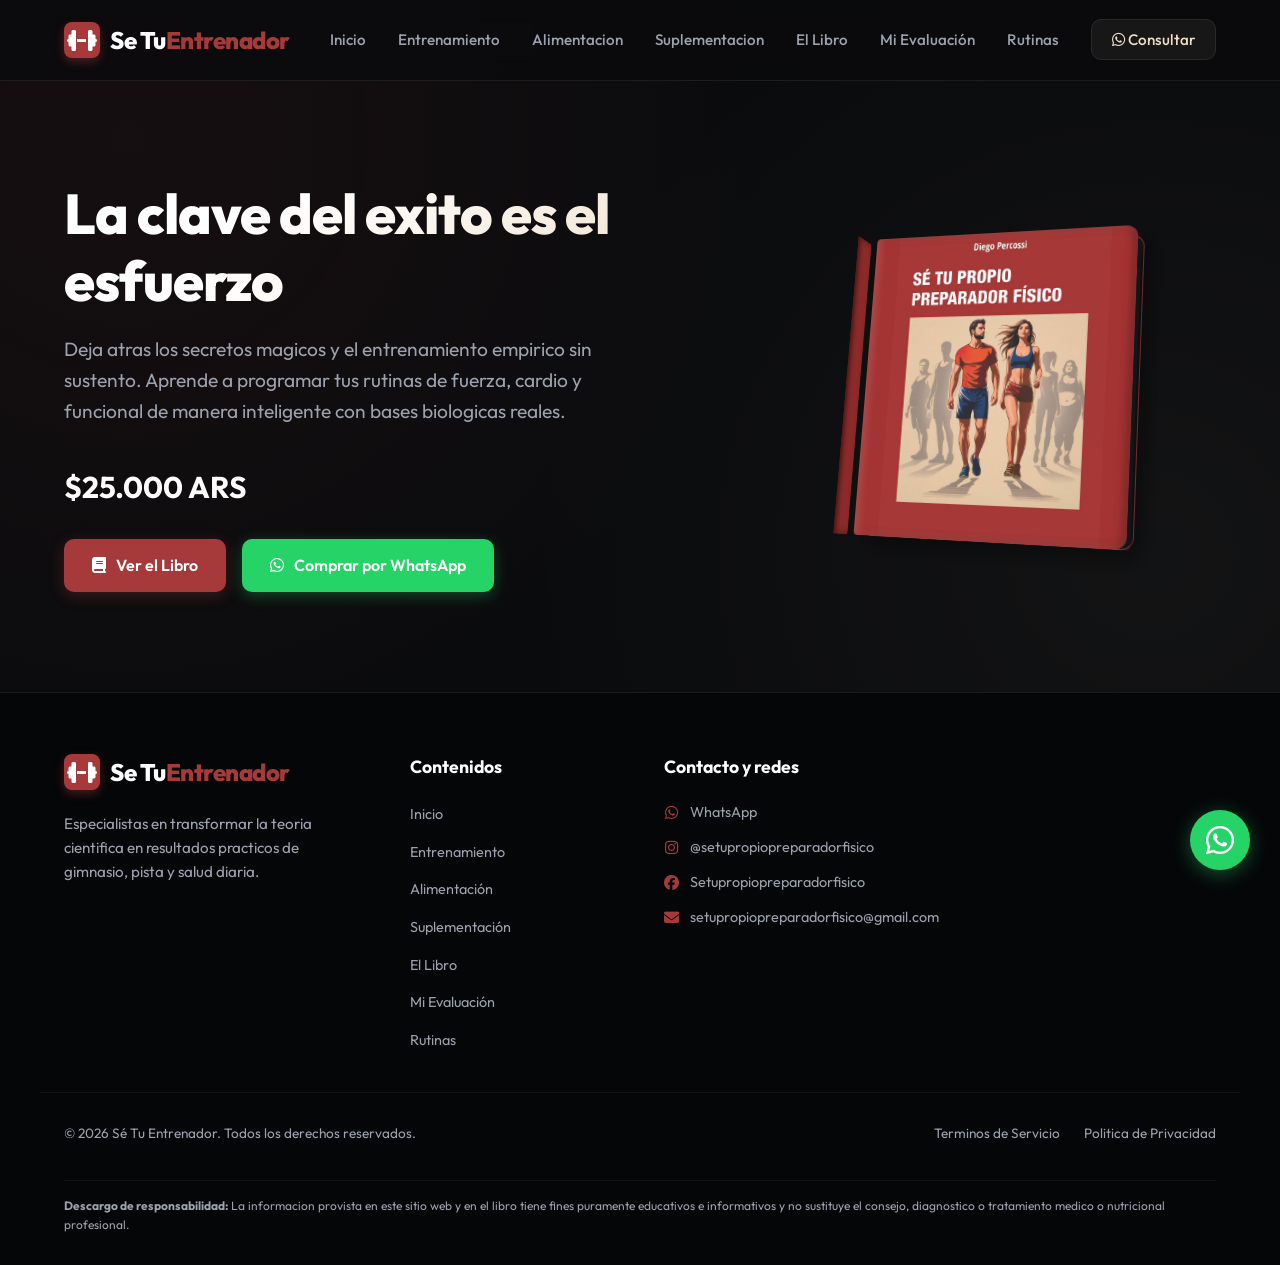
<file: index.html>
<!DOCTYPE html>
<html lang="es">
<head>
  <meta charset="UTF-8">
  <meta name="viewport" content="width=device-width, initial-scale=1.0">
  <title>Se Tu Entrenador - Evidencia Cientifica en Entrenamiento, Alimentacion y Suplementacion</title>
  <meta name="description" content="Disena tus propias rutinas de fuerza, cardio y funcional basadas en la ciencia.">
  <meta name="keywords" content="entrenamiento, gimnasio, rutina pesas, funcional, cardio, suplementos, creatina, evidencia cientifica, nutricion deportiva">
  <meta name="author" content="Se Tu Entrenador">
  <meta name="google-site-verification" content="wLlObgPUuB1ObdpXZA-WRGfyH-pwnK0_FEv4Gl1Z4co" />
  <link rel="preconnect" href="https://fonts.googleapis.com">
  <link rel="preconnect" href="https://fonts.gstatic.com" crossorigin>
  <link rel="stylesheet" href="https://cdnjs.cloudflare.com/ajax/libs/font-awesome/6.4.0/css/all.min.css">
  <link rel="stylesheet" href="style.css">
  <!-- Google tag (gtag.js) -->
  <script async src="https://www.googletagmanager.com/gtag/js?id=G-B1ZS9T8B29"></script>
  <script>
    window.dataLayer = window.dataLayer || [];
    function gtag(){dataLayer.push(arguments);}
    gtag('js', new Date());

    gtag('config', 'G-B1ZS9T8B29');
  </script>
</head>
<body>

  <header>
    <div class="container nav-container">
      <a href="index.html" class="logo">
        <div class="logo-icon"><i class="fa-solid fa-dumbbell"></i></div>
        <div class="logo-text">Se Tu<span>Entrenador</span></div>
      </a>
      <button class="mobile-menu-toggle" aria-label="Abrir menu">
        <i class="fa-solid fa-bars"></i>
      </button>
      <nav>
        <ul id="nav-list">
          <li><a href="index.html">Inicio</a></li>
          <li><a href="entrenamiento.html">Entrenamiento</a></li>
          <li><a href="alimentacion.html">Alimentacion</a></li>
          <li><a href="suplementacion.html">Suplementacion</a></li>
          <li><a href="libro.html">El Libro</a></li>
          <li><a href="evaluacion.html">Mi Evaluación</a></li>
          <li><a href="rutinas.html">Rutinas</a></li>
          <li><a href="#" class="nav-btn wa-general-link" target="_blank"><i class="fa-brands fa-whatsapp"></i> Consultar</a></li>
        </ul>
      </nav>
    </div>
  </header>

  <section id="inicio" class="hero">
    <div class="container hero-grid">
      <div class="hero-content">
        <h1 class="text-gradient">La clave del exito es el esfuerzo</h1>
        <p class="lead">
          Deja atras los secretos magicos y el entrenamiento empirico sin sustento. Aprende a programar tus rutinas de fuerza, cardio y funcional de manera inteligente con bases biologicas reales.
        </p>
        <div class="hero-price" style="font-size: 30px; font-weight: 700; color: #ffffff; margin-top: 24px; margin-bottom: 28px; text-align: left;">$25.000 ARS</div>
        <div class="hero-actions">
          <a href="libro.html" class="btn btn-primary">
            <i class="fa-solid fa-book"></i> Ver el Libro
          </a>
          <a href="#" class="btn btn-whatsapp wa-book-link" target="_blank">
            <i class="fa-brands fa-whatsapp"></i> Comprar por WhatsApp
          </a>
        </div>
      </div>
      <div class="hero-book-container">
        <div class="book-3d">
          <div class="book-cover" style="background-image: url(&quot;[data-uri]&quot;);"></div>
          <div class="book-spine"></div>
          <div class="book-back"></div>
        </div>
      </div>
    </div>
  </section>

  <footer>
    <div class="container footer-grid">
      <div class="footer-about">
        <a href="index.html" class="logo" style="margin-bottom: 20px;">
          <div class="logo-icon"><i class="fa-solid fa-dumbbell"></i></div>
          <div class="logo-text">Se Tu<span>Entrenador</span></div>
        </a>
        <p>Especialistas en transformar la teoria cientifica en resultados practicos de gimnasio, pista y salud diaria.</p>
      </div>
      <div class="footer-links">
        <h5>Contenidos</h5>
        <ul>
          <li><a href="index.html">Inicio</a></li>
          <li><a href="entrenamiento.html">Entrenamiento</a></li>
          <li><a href="alimentacion.html">Alimentación</a></li>
          <li><a href="suplementacion.html">Suplementación</a></li>
          <li><a href="libro.html">El Libro</a></li>
          <li><a href="evaluacion.html">Mi Evaluación</a></li>
          <li><a href="rutinas.html">Rutinas</a></li>
        </ul>
      </div>
      <div class="footer-links">
        <h5>Contacto y redes</h5>
        <ul class="footer-social-list">
          <li><a href="#" class="wa-general-link" target="_blank"><i class="fa-brands fa-whatsapp"></i> WhatsApp</a></li>
          <li><a href="https://www.instagram.com/setupropiopreparadorfisico" target="_blank"><i class="fa-brands fa-instagram"></i> @setupropiopreparadorfisico</a></li>
          <li><a href="https://www.facebook.com/Setupropiopreparadorfisico" target="_blank"><i class="fa-brands fa-facebook"></i> Setupropiopreparadorfisico</a></li>
          <li><a href="mailto:setupropiopreparadorfisico@gmail.com"><i class="fa-solid fa-envelope"></i> setupropiopreparadorfisico@gmail.com</a></li>
        </ul>
      </div>
    </div>
    <div class="container footer-bottom">
      <p>&copy; 2026 Sé Tu Entrenador. Todos los derechos reservados.</p>
      <div class="footer-bottom-links">
        <a href="terminos.html">Terminos de Servicio</a>
        <a href="privacidad.html">Politica de Privacidad</a>
      </div>
      <p style="font-size: 0.75rem; color: var(--color-text-muted); width: 100%; margin-top: 15px; border-top: 1px solid rgba(255,255,255,0.05); padding-top: 15px;">
        <strong>Descargo de responsabilidad:</strong> La informacion provista en este sitio web y en el libro tiene fines puramente educativos e informativos y no sustituye el consejo, diagnostico o tratamiento medico o nutricional profesional.
      </p>
    </div>
  </footer>

  <a href="#" class="whatsapp-float wa-book-link" target="_blank" aria-label="Comprar por WhatsApp">
    <i class="fa-brands fa-whatsapp"></i>
  </a>

  <script src="script.js"></script>
</body>
</html>
</file>
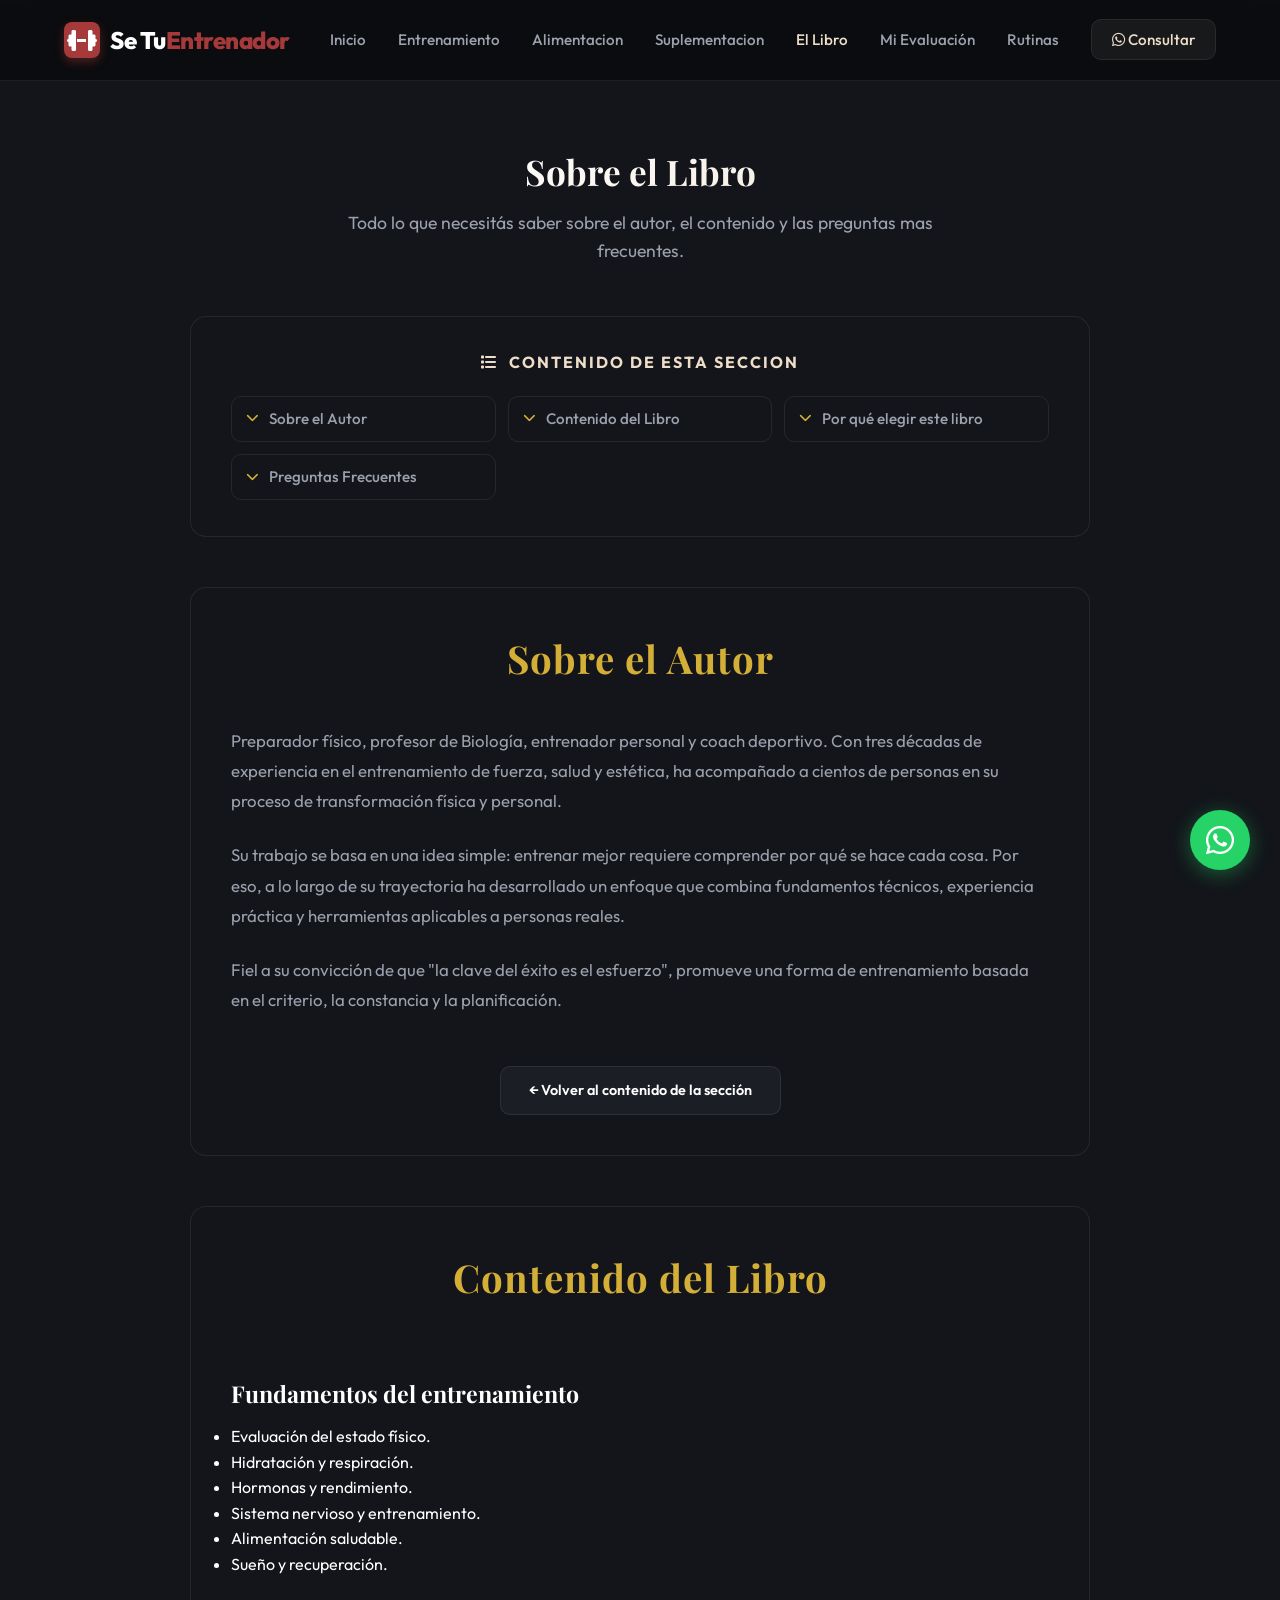
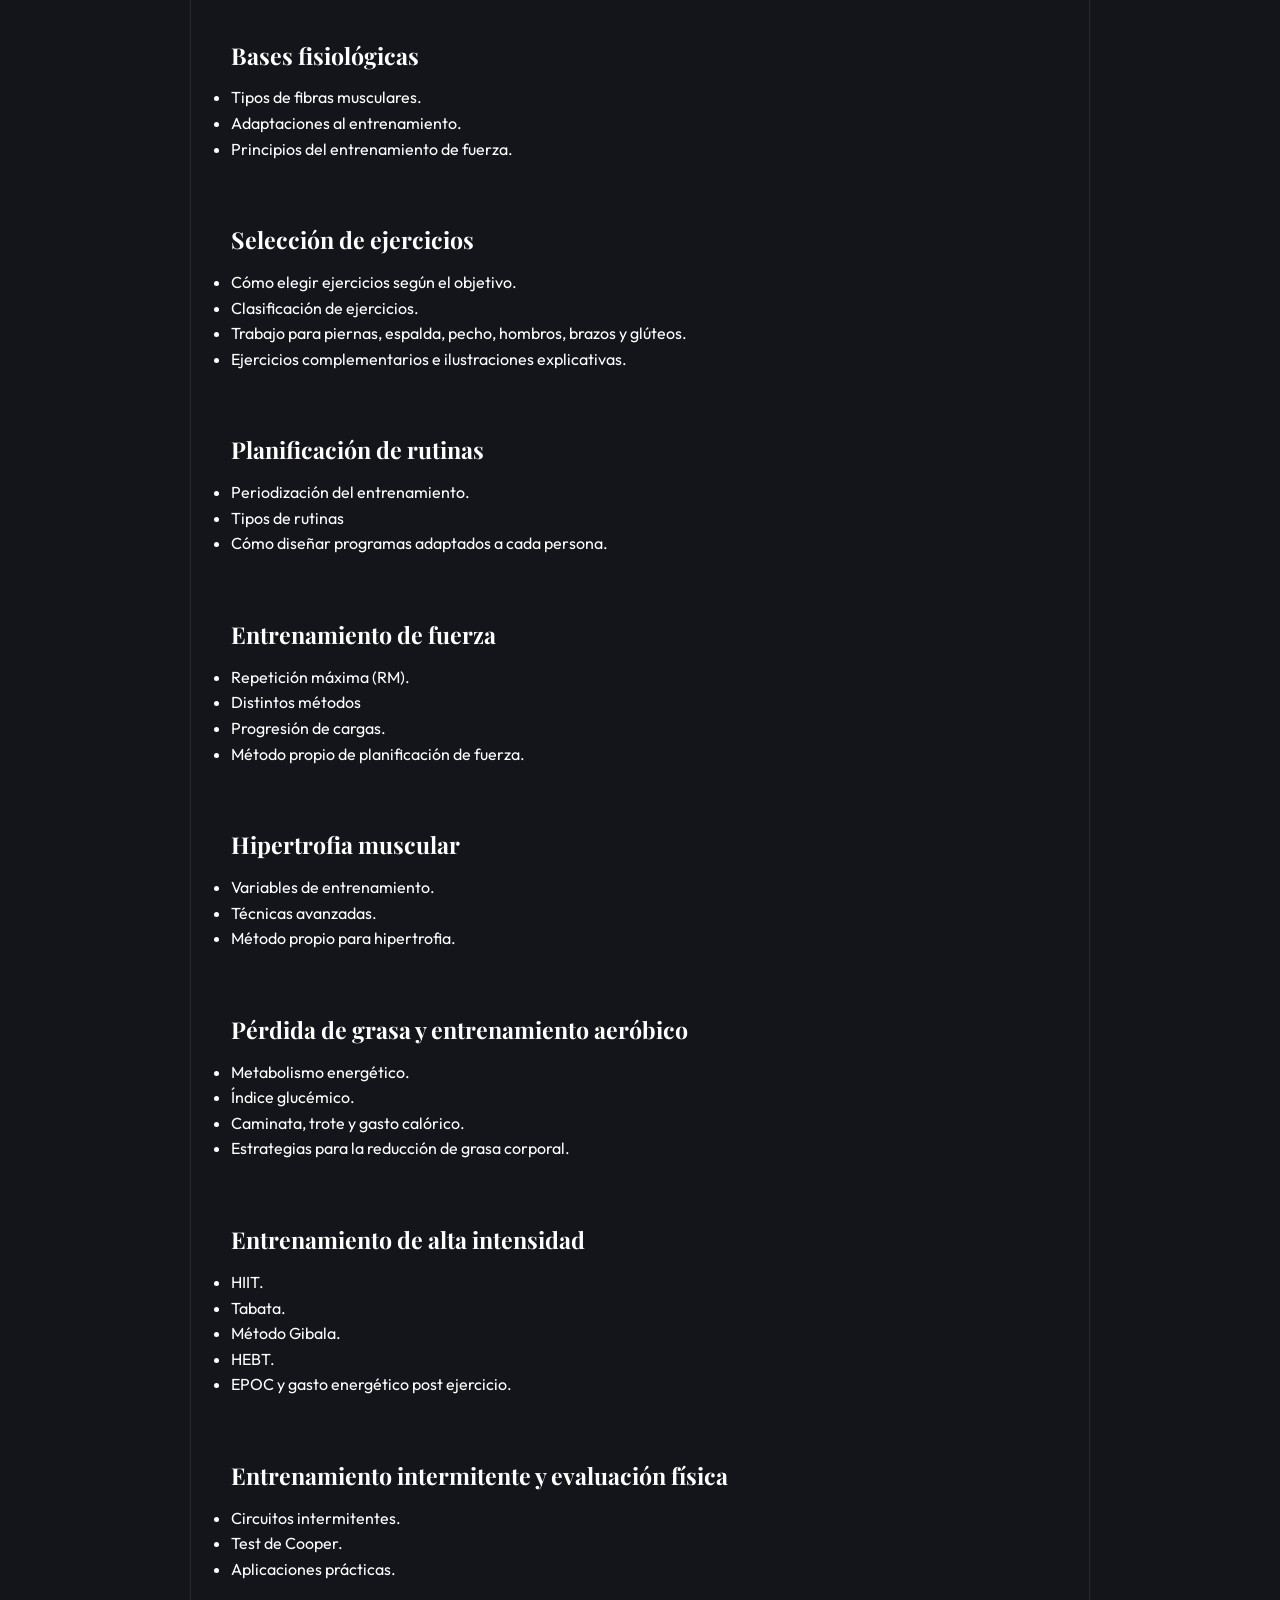
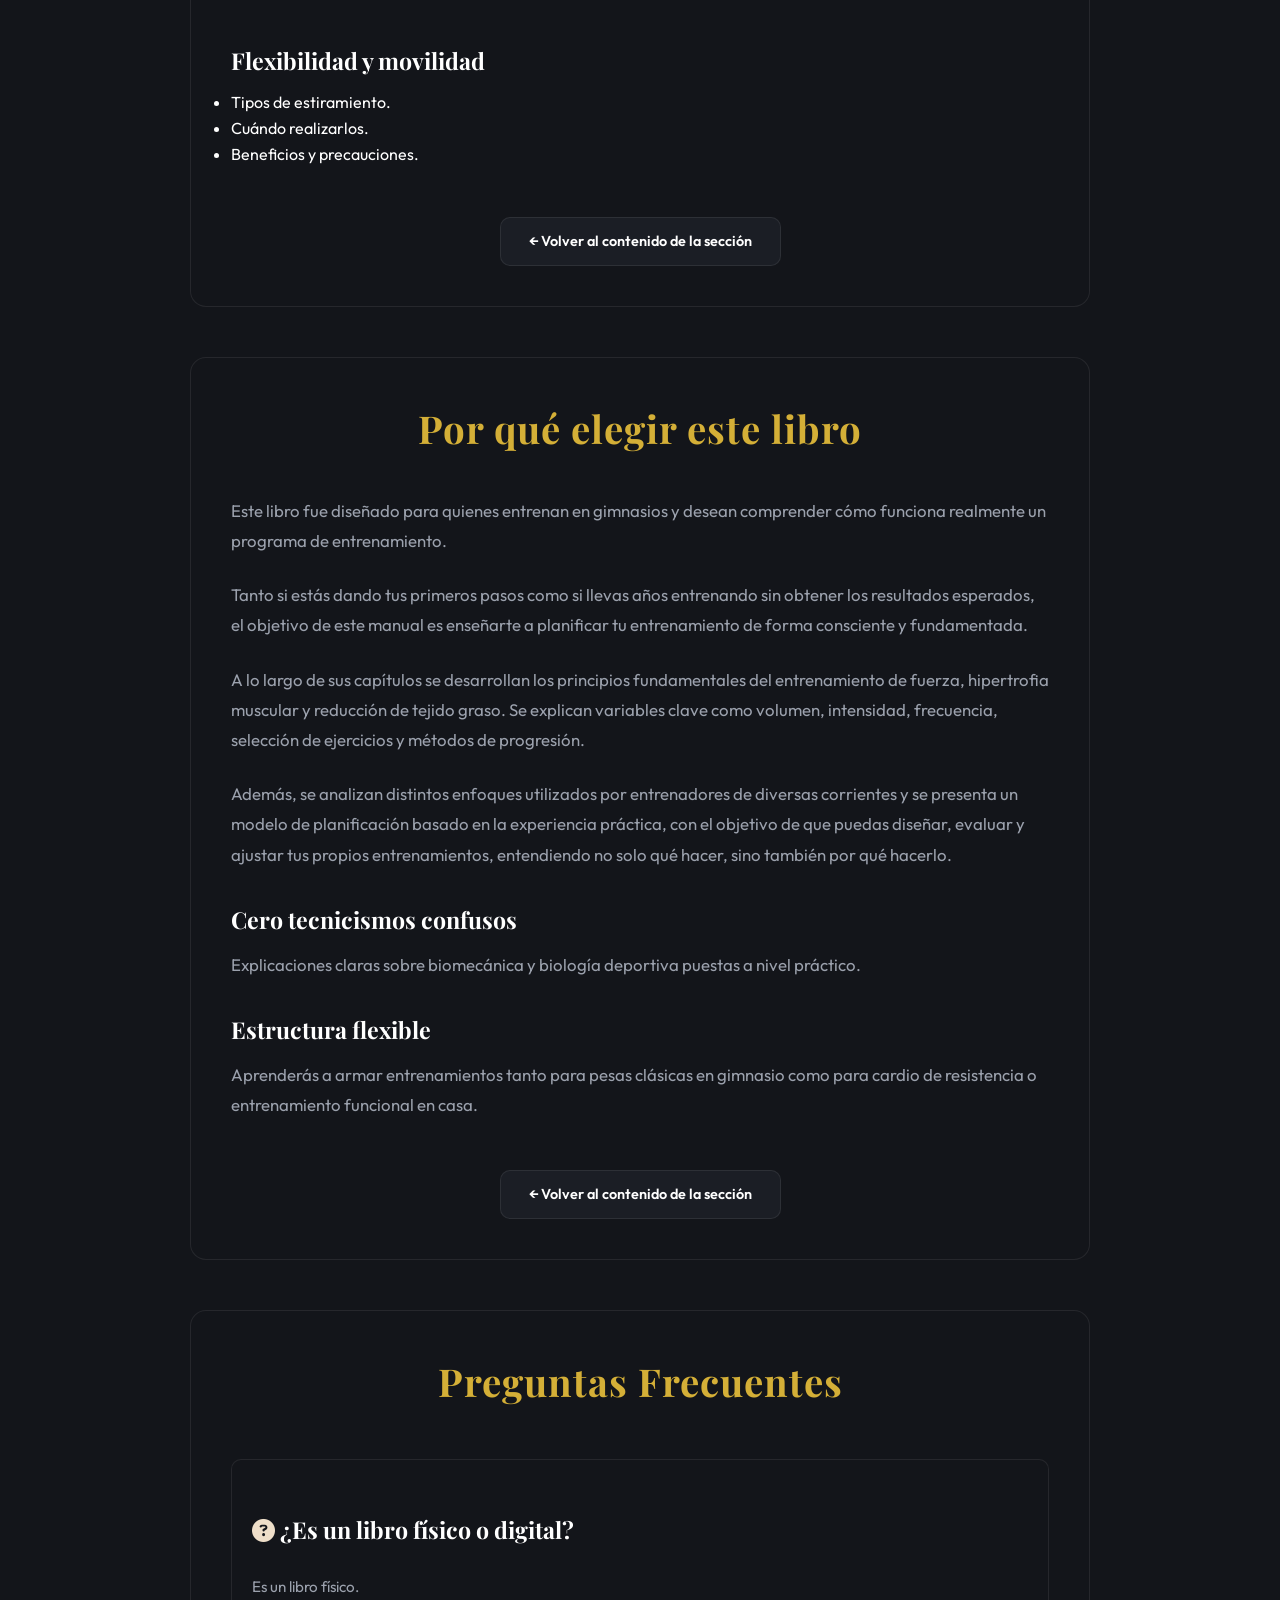
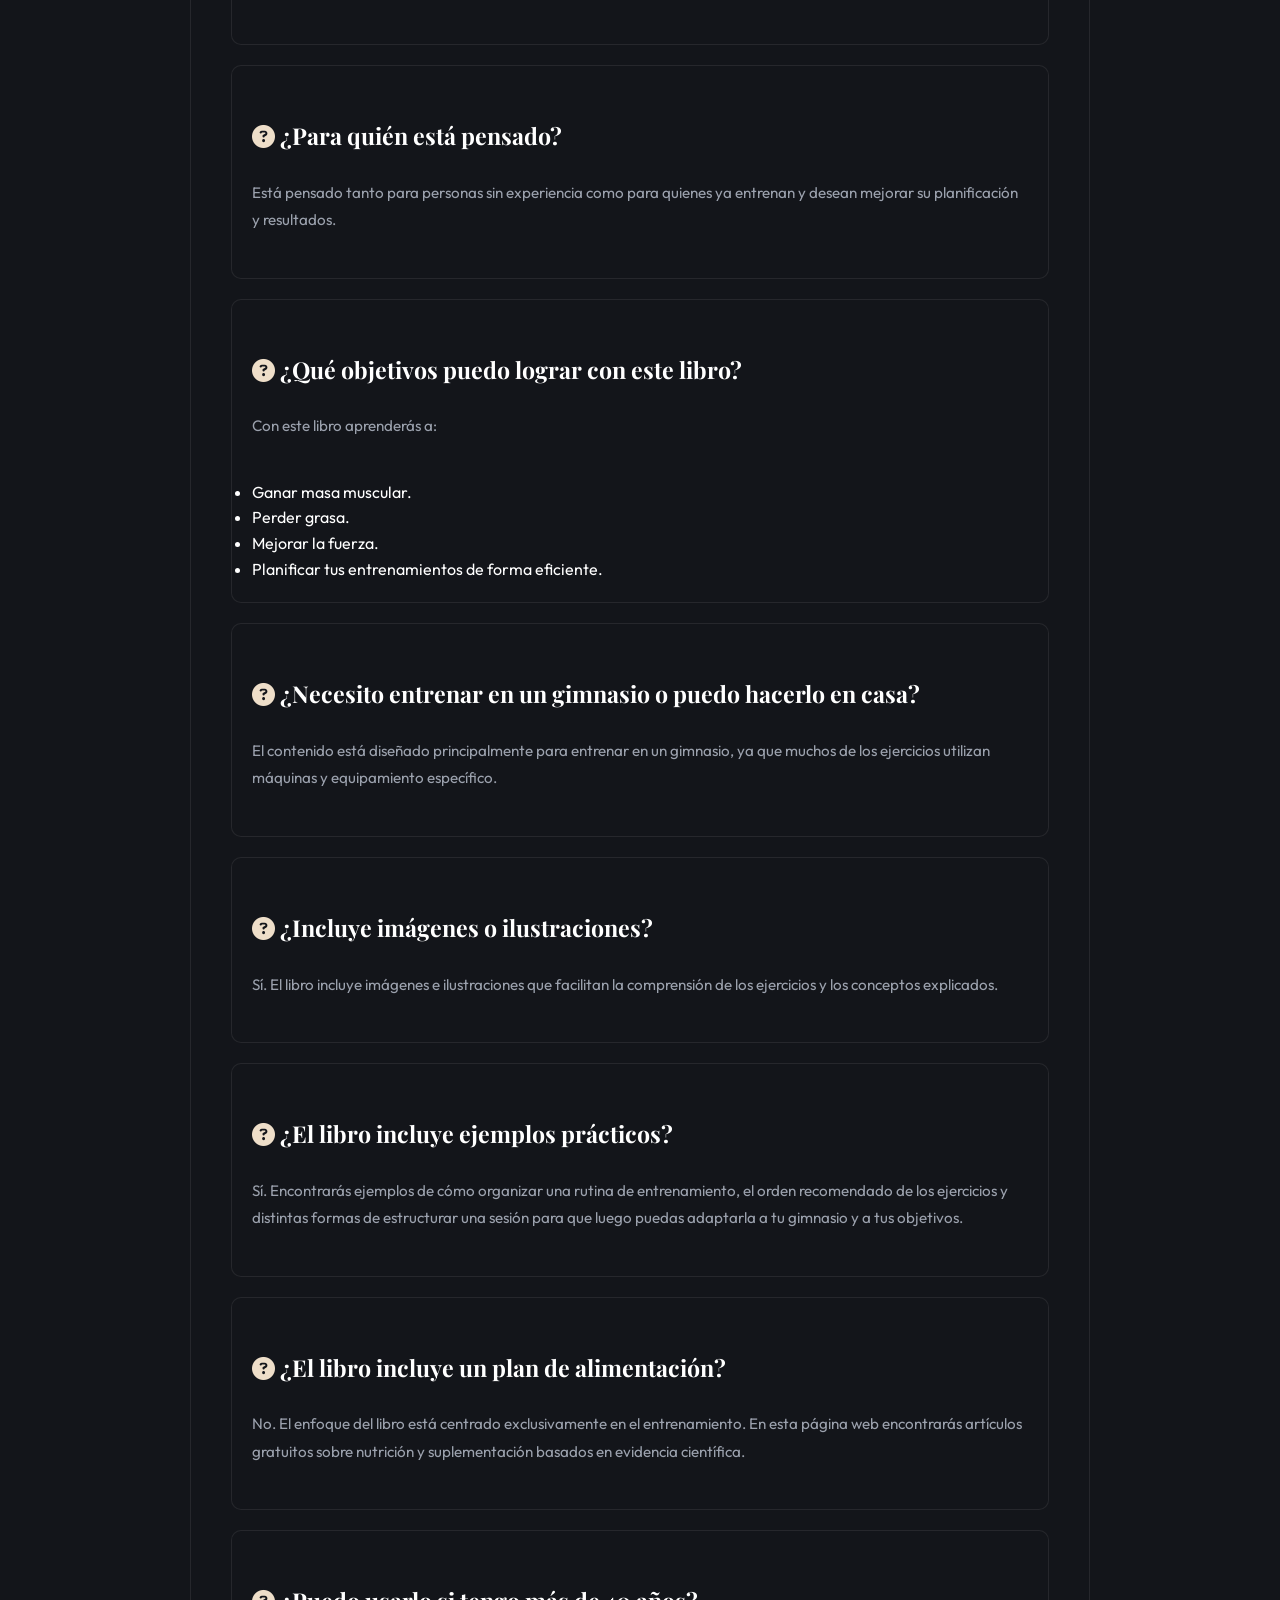
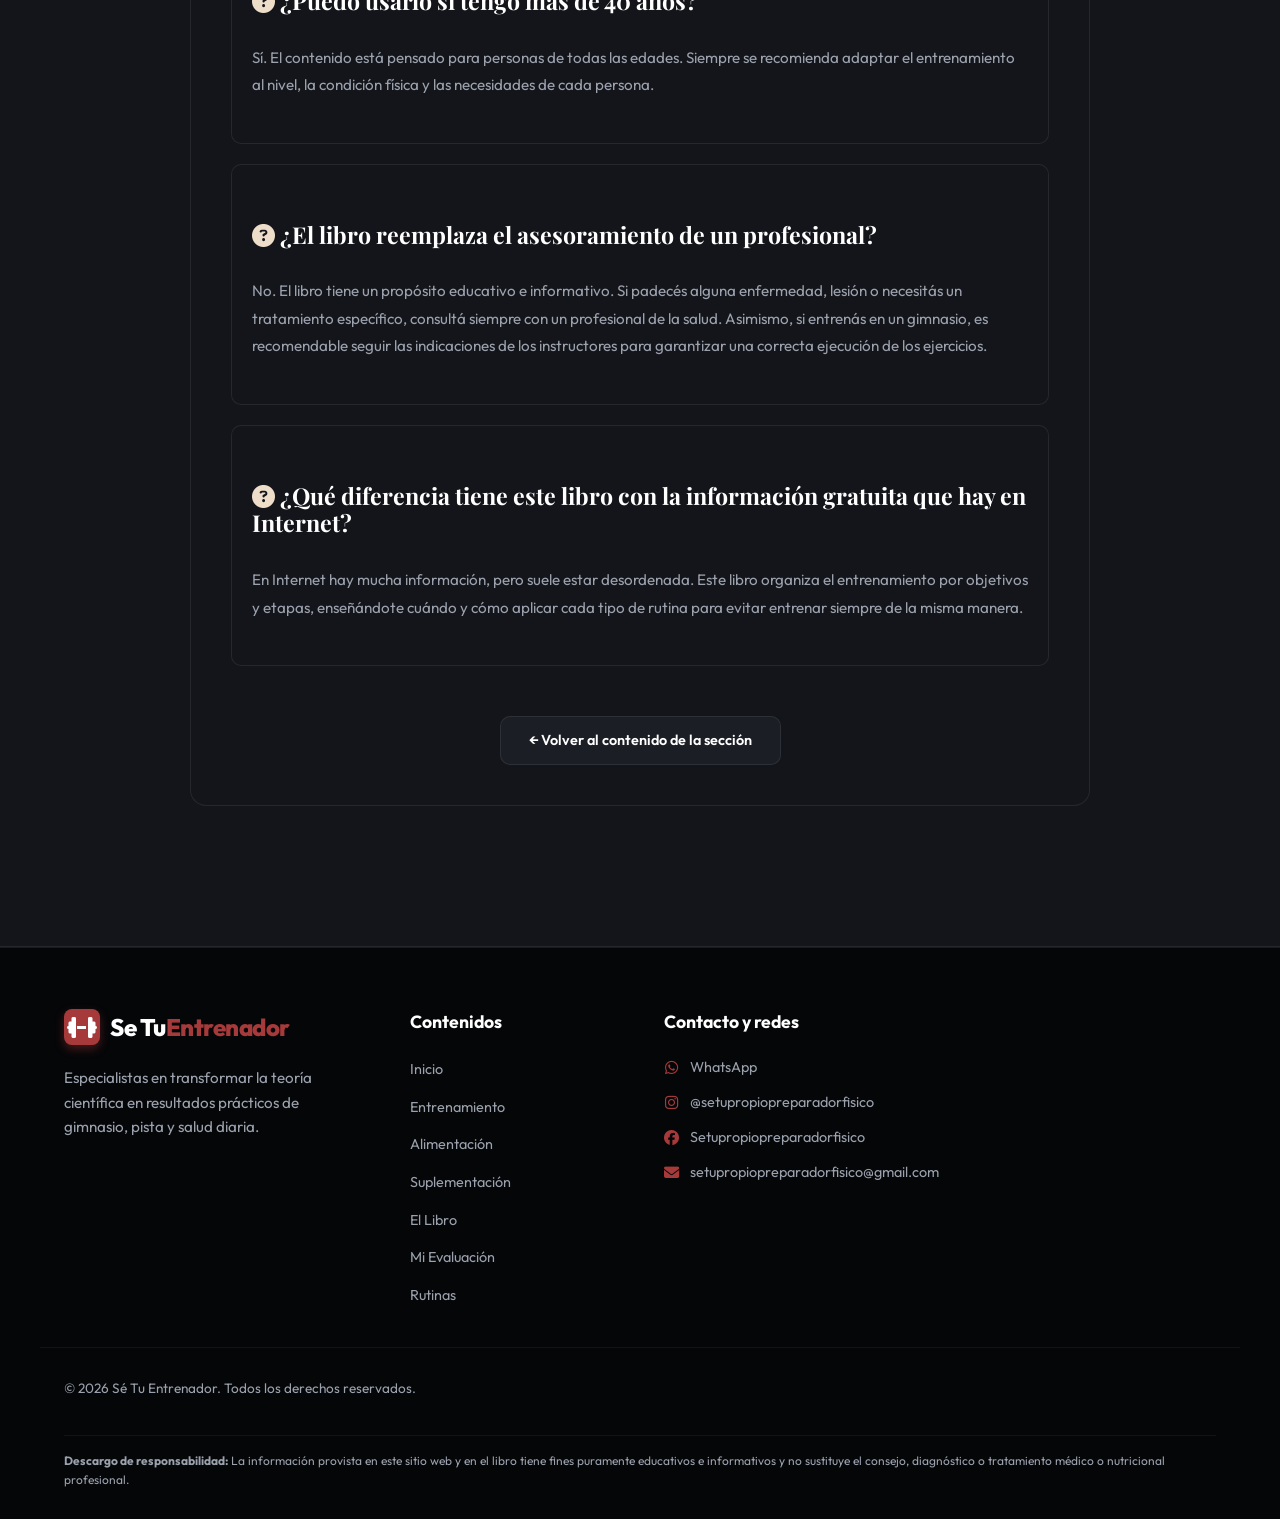
<file: libro.html>
<!DOCTYPE html>
<html lang="es">
<head>
  <meta charset="UTF-8">
  <meta name="viewport" content="width=device-width, initial-scale=1.0">
  <title>El Libro: Se tu propio preparador físico - Se Tu Entrenador</title>
  <meta name="description" content="Detalles, capítulos y compra directa del libro digital 'Se tu propio preparador físico' para diseñar tus propios entrenamientos.">
  <link rel="preconnect" href="https://fonts.googleapis.com">
  <link rel="preconnect" href="https://fonts.gstatic.com" crossorigin>
  <link rel="stylesheet" href="https://cdnjs.cloudflare.com/ajax/libs/font-awesome/6.4.0/css/all.min.css">
  <link rel="stylesheet" href="style.css">
  <style>
    .section-badge {
      display: block;
      text-align: center;
      color: #d4af37;
      font-family: var(--font-serif);
      font-size: 2.4rem;
      font-weight: 700;
      letter-spacing: 1px;
      margin-bottom: 20px;
      padding-bottom: 16px;
    }
    .main-index {
      background-color: var(--bg-secondary);
      border: 1px solid var(--color-glass-border);
      border-radius: var(--border-radius-lg);
      padding: 36px 40px;
      margin-bottom: 50px;
      max-width: 900px;
      margin-left: auto;
      margin-right: auto;
    }
    .main-index h3 {
      font-size: 1rem;
      color: var(--color-brand-cream);
      text-transform: uppercase;
      letter-spacing: 2px;
      margin-bottom: 24px;
      text-align: center;
    }
    .main-index-grid {
      display: grid;
      grid-template-columns: repeat(3, 1fr);
      gap: 12px;
    }
    .main-index-grid a {
      display: flex;
      align-items: center;
      gap: 10px;
      text-decoration: none;
      color: var(--color-text-muted);
      font-size: 0.95rem;
      font-weight: 500;
      padding: 10px 14px;
      border: 1px solid var(--color-glass-border);
      border-radius: var(--border-radius-md);
      transition: all 0.3s ease;
    }
    .main-index-grid a:hover {
      color: #d4af37;
      border-color: rgba(212, 175, 55, 0.4);
      background-color: rgba(212, 175, 55, 0.06);
    }
    .main-index-grid a i {
      color: #d4af37;
      font-size: 0.8rem;
    }
    @media (max-width: 768px) {
      .main-index-grid { grid-template-columns: 1fr; }
      .section-badge { font-size: 1.8rem; }
    }
  </style>
  <!-- Google tag (gtag.js) -->
  <script async src="https://www.googletagmanager.com/gtag/js?id=G-B1ZS9T8B29"></script>
  <script>
    window.dataLayer = window.dataLayer || [];
    function gtag(){dataLayer.push(arguments);}
    gtag('js', new Date());

    gtag('config', 'G-B1ZS9T8B29');
  </script>
</head>
<body>

  <header>
    <div class="container nav-container">
      <a href="index.html" class="logo">
        <div class="logo-icon"><i class="fa-solid fa-dumbbell"></i></div>
        <div class="logo-text">Se Tu<span>Entrenador</span></div>
      </a>
      <button class="mobile-menu-toggle" aria-label="Abrir menu">
        <i class="fa-solid fa-bars"></i>
      </button>
      <nav>
        <ul id="nav-list">
          <li><a href="index.html">Inicio</a></li>
          <li><a href="entrenamiento.html">Entrenamiento</a></li>
          <li><a href="alimentacion.html">Alimentacion</a></li>
          <li><a href="suplementacion.html">Suplementacion</a></li>
          <li><a href="libro.html" style="color: var(--color-brand-cream)">El Libro</a></li>
          <li><a href="evaluacion.html">Mi Evaluación</a></li>
          <li><a href="rutinas.html">Rutinas</a></li>
          <li><a href="#" class="nav-btn wa-general-link" target="_blank"><i class="fa-brands fa-whatsapp"></i> Consultar</a></li>
        </ul>
      </nav>
    </div>
  </header>

  <!-- CONTENIDO PRINCIPAL DEL LIBRO -->
  <section class="section bg-dark-accent" style="padding-top: 150px;">
    <div class="container">
      <div class="section-header" style="margin-bottom: 50px;">
        <h2 class="font-serif text-gradient" style="font-size: 2.2rem;">Sobre el Libro</h2>
        <p>Todo lo que necesitás saber sobre el autor, el contenido y las preguntas mas frecuentes.</p>
      </div>

      <!-- INDICE PRINCIPAL MODULAR -->
      <div class="main-index" id="contenido-seccion">
        <h3><i class="fa-solid fa-list"></i> &nbsp;Contenido de esta seccion</h3>
        <div class="main-index-grid">
          <a href="#seccion-autor"><i class="fa-solid fa-chevron-down"></i> Sobre el Autor</a>
          <a href="#seccion-indice"><i class="fa-solid fa-chevron-down"></i> Contenido del Libro</a>
          <a href="#seccion-porque"><i class="fa-solid fa-chevron-down"></i> Por qué elegir este libro</a>
          <a href="#seccion-faq"><i class="fa-solid fa-chevron-down"></i> Preguntas Frecuentes</a>
        </div>
      </div>

      <div style="max-width: 900px; margin: 0 auto; display: flex; flex-direction: column; gap: 50px;">

        <!-- SOBRE EL AUTOR -->
        <div id="seccion-autor" class="pillar-card article-body" style="background-color: var(--bg-secondary); padding: 40px; border: 1px solid var(--color-glass-border); scroll-margin-top: 100px;">
          <div class="section-badge">Sobre el Autor</div>
          <p>Preparador físico, profesor de Biología, entrenador personal y coach deportivo. Con tres décadas de experiencia en el entrenamiento de fuerza, salud y estética, ha acompañado a cientos de personas en su proceso de transformación física y personal.</p>
          <p>Su trabajo se basa en una idea simple: entrenar mejor requiere comprender por qué se hace cada cosa. Por eso, a lo largo de su trayectoria ha desarrollado un enfoque que combina fundamentos técnicos, experiencia práctica y herramientas aplicables a personas reales.</p>
          <p>Fiel a su convicción de que "la clave del éxito es el esfuerzo", promueve una forma de entrenamiento basada en el criterio, la constancia y la planificación.</p>
          <a href="#contenido-seccion" class="back-to-section">← Volver al contenido de la sección</a>
        </div>

        <!-- INDICE DEL LIBRO -->
        <div id="seccion-indice" class="pillar-card article-body" style="background-color: var(--bg-secondary); padding: 40px; border: 1px solid var(--color-glass-border); scroll-margin-top: 100px;">
          <div class="section-badge">Contenido del Libro</div>

          <div style="display: flex; flex-direction: column; gap: 28px; margin-top: 20px;">

            <div>
              <h4>Fundamentos del entrenamiento</h4>
              <ul class="bullet-list">
                <li>Evaluación del estado físico.</li>
                <li>Hidratación y respiración.</li>
                <li>Hormonas y rendimiento.</li>
                <li>Sistema nervioso y entrenamiento.</li>
                <li>Alimentación saludable.</li>
                <li>Sueño y recuperación.</li>
              </ul>
            </div>

            <div>
              <h4>Bases fisiológicas</h4>
              <ul class="bullet-list">
                <li>Tipos de fibras musculares.</li>
                <li>Adaptaciones al entrenamiento.</li>
                <li>Principios del entrenamiento de fuerza.</li>
              </ul>
            </div>

            <div>
              <h4>Selección de ejercicios</h4>
              <ul class="bullet-list">
                <li>Cómo elegir ejercicios según el objetivo.</li>
                <li>Clasificación de ejercicios.</li>
                <li>Trabajo para piernas, espalda, pecho, hombros, brazos y glúteos.</li>
                <li>Ejercicios complementarios e ilustraciones explicativas.</li>
              </ul>
            </div>

            <div>
              <h4>Planificación de rutinas</h4>
              <ul class="bullet-list">
                <li>Periodización del entrenamiento.</li>
                <li>Tipos de rutinas</li>
                <li>Cómo diseñar programas adaptados a cada persona.</li>
              </ul>
            </div>

            <div>
              <h4>Entrenamiento de fuerza</h4>
              <ul class="bullet-list">
                <li>Repetición máxima (RM).</li>
                <li>Distintos métodos</li>
                <li>Progresión de cargas.</li>
                <li>Método propio de planificación de fuerza.</li>
              </ul>
            </div>

            <div>
              <h4>Hipertrofia muscular</h4>
              <ul class="bullet-list">
                <li>Variables de entrenamiento.</li>
                <li>Técnicas avanzadas.</li>
                <li>Método propio para hipertrofia.</li>
              </ul>
            </div>

            <div>
              <h4>Pérdida de grasa y entrenamiento aeróbico</h4>
              <ul class="bullet-list">
                <li>Metabolismo energético.</li>
                <li>Índice glucémico.</li>
                <li>Caminata, trote y gasto calórico.</li>
                <li>Estrategias para la reducción de grasa corporal.</li>
              </ul>
            </div>

            <div>
              <h4>Entrenamiento de alta intensidad</h4>
              <ul class="bullet-list">
                <li>HIIT.</li>
                <li>Tabata.</li>
                <li>Método Gibala.</li>
                <li>HEBT.</li>
                <li>EPOC y gasto energético post ejercicio.</li>
              </ul>
            </div>

            <div>
              <h4>Entrenamiento intermitente y evaluación física</h4>
              <ul class="bullet-list">
                <li>Circuitos intermitentes.</li>
                <li>Test de Cooper.</li>
                <li>Aplicaciones prácticas.</li>
              </ul>
            </div>

            <div>
              <h4>Flexibilidad y movilidad</h4>
              <ul class="bullet-list">
                <li>Tipos de estiramiento.</li>
                <li>Cuándo realizarlos.</li>
                <li>Beneficios y precauciones.</li>
              </ul>
            </div>

          </div>
          <a href="#contenido-seccion" class="back-to-section">← Volver al contenido de la sección</a>
        </div>

        <!-- POR QUE ELEGIR ESTE LIBRO -->
        <div id="seccion-porque" class="pillar-card article-body" style="background-color: var(--bg-secondary); padding: 40px; border: 1px solid var(--color-glass-border); scroll-margin-top: 100px;">
          <div class="section-badge">Por qué elegir este libro</div>
          <p>Este libro fue diseñado para quienes entrenan en gimnasios y desean comprender cómo funciona realmente un programa de entrenamiento.</p>
          <p>Tanto si estás dando tus primeros pasos como si llevas años entrenando sin obtener los resultados esperados, el objetivo de este manual es enseñarte a planificar tu entrenamiento de forma consciente y fundamentada.</p>
          <p>A lo largo de sus capítulos se desarrollan los principios fundamentales del entrenamiento de fuerza, hipertrofia muscular y reducción de tejido graso. Se explican variables clave como volumen, intensidad, frecuencia, selección de ejercicios y métodos de progresión.</p>
          <p>Además, se analizan distintos enfoques utilizados por entrenadores de diversas corrientes y se presenta un modelo de planificación basado en la experiencia práctica, con el objetivo de que puedas diseñar, evaluar y ajustar tus propios entrenamientos, entendiendo no solo qué hacer, sino también por qué hacerlo.</p>

          <h4>Cero tecnicismos confusos</h4>
          <p>Explicaciones claras sobre biomecánica y biología deportiva puestas a nivel práctico.</p>

          <h4>Estructura flexible</h4>
          <p>Aprenderás a armar entrenamientos tanto para pesas clásicas en gimnasio como para cardio de resistencia o entrenamiento funcional en casa.</p>
          <a href="#contenido-seccion" class="back-to-section">← Volver al contenido de la sección</a>
        </div>

        <!-- PREGUNTAS FRECUENTES -->
        <div id="seccion-faq" class="pillar-card article-body" style="background-color: var(--bg-secondary); padding: 40px; border: 1px solid var(--color-glass-border); margin-bottom: 40px; scroll-margin-top: 100px;">
          <div class="section-badge">Preguntas Frecuentes</div>

          <div class="supp-list" style="grid-template-columns: 1fr; gap: 20px; margin-top: 30px;">
            <div class="supp-item">
              <h4 class="supp-name"><i class="fa-solid fa-circle-question" style="color: var(--color-brand-cream);"></i> ¿Es un libro físico o digital?</h4>
              <p class="supp-desc" style="font-size: 0.95rem; margin-top: 5px;">Es un libro físico.</p>
            </div>

            <div class="supp-item">
              <h4 class="supp-name"><i class="fa-solid fa-circle-question" style="color: var(--color-brand-cream);"></i> ¿Para quién está pensado?</h4>
              <p class="supp-desc" style="font-size: 0.95rem; margin-top: 5px;">Está pensado tanto para personas sin experiencia como para quienes ya entrenan y desean mejorar su planificación y resultados.</p>
            </div>

            <div class="supp-item">
              <h4 class="supp-name"><i class="fa-solid fa-circle-question" style="color: var(--color-brand-cream);"></i> ¿Qué objetivos puedo lograr con este libro?</h4>
              <p class="supp-desc" style="font-size: 0.95rem; margin-top: 5px;">Con este libro aprenderás a:</p>
              <ul class="bullet-list" style="margin-top: 8px;">
                <li>Ganar masa muscular.</li>
                <li>Perder grasa.</li>
                <li>Mejorar la fuerza.</li>
                <li>Planificar tus entrenamientos de forma eficiente.</li>
              </ul>
            </div>

            <div class="supp-item">
              <h4 class="supp-name"><i class="fa-solid fa-circle-question" style="color: var(--color-brand-cream);"></i> ¿Necesito entrenar en un gimnasio o puedo hacerlo en casa?</h4>
              <p class="supp-desc" style="font-size: 0.95rem; margin-top: 5px;">El contenido está diseñado principalmente para entrenar en un gimnasio, ya que muchos de los ejercicios utilizan máquinas y equipamiento específico.</p>
            </div>

            <div class="supp-item">
              <h4 class="supp-name"><i class="fa-solid fa-circle-question" style="color: var(--color-brand-cream);"></i> ¿Incluye imágenes o ilustraciones?</h4>
              <p class="supp-desc" style="font-size: 0.95rem; margin-top: 5px;">Sí. El libro incluye imágenes e ilustraciones que facilitan la comprensión de los ejercicios y los conceptos explicados.</p>
            </div>

            <div class="supp-item">
              <h4 class="supp-name"><i class="fa-solid fa-circle-question" style="color: var(--color-brand-cream);"></i> ¿El libro incluye ejemplos prácticos?</h4>
              <p class="supp-desc" style="font-size: 0.95rem; margin-top: 5px;">Sí. Encontrarás ejemplos de cómo organizar una rutina de entrenamiento, el orden recomendado de los ejercicios y distintas formas de estructurar una sesión para que luego puedas adaptarla a tu gimnasio y a tus objetivos.</p>
            </div>

            <div class="supp-item">
              <h4 class="supp-name"><i class="fa-solid fa-circle-question" style="color: var(--color-brand-cream);"></i> ¿El libro incluye un plan de alimentación?</h4>
              <p class="supp-desc" style="font-size: 0.95rem; margin-top: 5px;">No. El enfoque del libro está centrado exclusivamente en el entrenamiento. En esta página web encontrarás artículos gratuitos sobre nutrición y suplementación basados en evidencia científica.</p>
            </div>

            <div class="supp-item">
              <h4 class="supp-name"><i class="fa-solid fa-circle-question" style="color: var(--color-brand-cream);"></i> ¿Puedo usarlo si tengo más de 40 años?</h4>
              <p class="supp-desc" style="font-size: 0.95rem; margin-top: 5px;">Sí. El contenido está pensado para personas de todas las edades. Siempre se recomienda adaptar el entrenamiento al nivel, la condición física y las necesidades de cada persona.</p>
            </div>

            <div class="supp-item">
              <h4 class="supp-name"><i class="fa-solid fa-circle-question" style="color: var(--color-brand-cream);"></i> ¿El libro reemplaza el asesoramiento de un profesional?</h4>
              <p class="supp-desc" style="font-size: 0.95rem; margin-top: 5px;">No. El libro tiene un propósito educativo e informativo. Si padecés alguna enfermedad, lesión o necesitás un tratamiento específico, consultá siempre con un profesional de la salud. Asimismo, si entrenás en un gimnasio, es recomendable seguir las indicaciones de los instructores para garantizar una correcta ejecución de los ejercicios.</p>
            </div>

            <div class="supp-item">
              <h4 class="supp-name"><i class="fa-solid fa-circle-question" style="color: var(--color-brand-cream);"></i> ¿Qué diferencia tiene este libro con la información gratuita que hay en Internet?</h4>
              <p class="supp-desc" style="font-size: 0.95rem; margin-top: 5px;">En Internet hay mucha información, pero suele estar desordenada. Este libro organiza el entrenamiento por objetivos y etapas, enseñándote cuándo y cómo aplicar cada tipo de rutina para evitar entrenar siempre de la misma manera.</p>
            </div>
          </div>
          <a href="#contenido-seccion" class="back-to-section">← Volver al contenido de la sección</a>
        </div>

      </div>
    </div>
  </section>

  <footer>
    <div class="container footer-grid">
      <div class="footer-about">
        <a href="index.html" class="logo" style="margin-bottom: 20px;">
          <div class="logo-icon"><i class="fa-solid fa-dumbbell"></i></div>
          <div class="logo-text">Se Tu<span>Entrenador</span></div>
        </a>
        <p>Especialistas en transformar la teoría científica en resultados prácticos de gimnasio, pista y salud diaria.</p>
      </div>
      <div class="footer-links">
        <h5>Contenidos</h5>
        <ul>
          <li><a href="index.html">Inicio</a></li>
          <li><a href="entrenamiento.html">Entrenamiento</a></li>
          <li><a href="alimentacion.html">Alimentación</a></li>
          <li><a href="suplementacion.html">Suplementación</a></li>
          <li><a href="libro.html">El Libro</a></li>
          <li><a href="evaluacion.html">Mi Evaluación</a></li>
          <li><a href="rutinas.html">Rutinas</a></li>
        </ul>
      </div>
      <div class="footer-links">
        <h5>Contacto y redes</h5>
        <ul class="footer-social-list">
          <li><a href="#" class="wa-general-link" target="_blank"><i class="fa-brands fa-whatsapp"></i> WhatsApp</a></li>
          <li><a href="https://www.instagram.com/setupropiopreparadorfisico" target="_blank"><i class="fa-brands fa-instagram"></i> @setupropiopreparadorfisico</a></li>
          <li><a href="https://www.facebook.com/Setupropiopreparadorfisico" target="_blank"><i class="fa-brands fa-facebook"></i> Setupropiopreparadorfisico</a></li>
          <li><a href="mailto:setupropiopreparadorfisico@gmail.com"><i class="fa-solid fa-envelope"></i> setupropiopreparadorfisico@gmail.com</a></li>
        </ul>
      </div>
    </div>
    <div class="container footer-bottom">
      <p>&copy; 2026 Sé Tu Entrenador. Todos los derechos reservados.</p>
      <p style="font-size: 0.75rem; color: var(--color-text-muted); width: 100%; margin-top: 15px; border-top: 1px solid rgba(255,255,255,0.05); padding-top: 15px;">
        <strong>Descargo de responsabilidad:</strong> La información provista en este sitio web y en el libro tiene fines puramente educativos e informativos y no sustituye el consejo, diagnóstico o tratamiento médico o nutricional profesional.
      </p>
    </div>
  </footer>

  <a href="#" class="whatsapp-float wa-book-link" target="_blank" aria-label="Comprar por WhatsApp">
    <i class="fa-brands fa-whatsapp"></i>
  </a>
  <script src="script.js"></script>
</body>
</html>
</file>
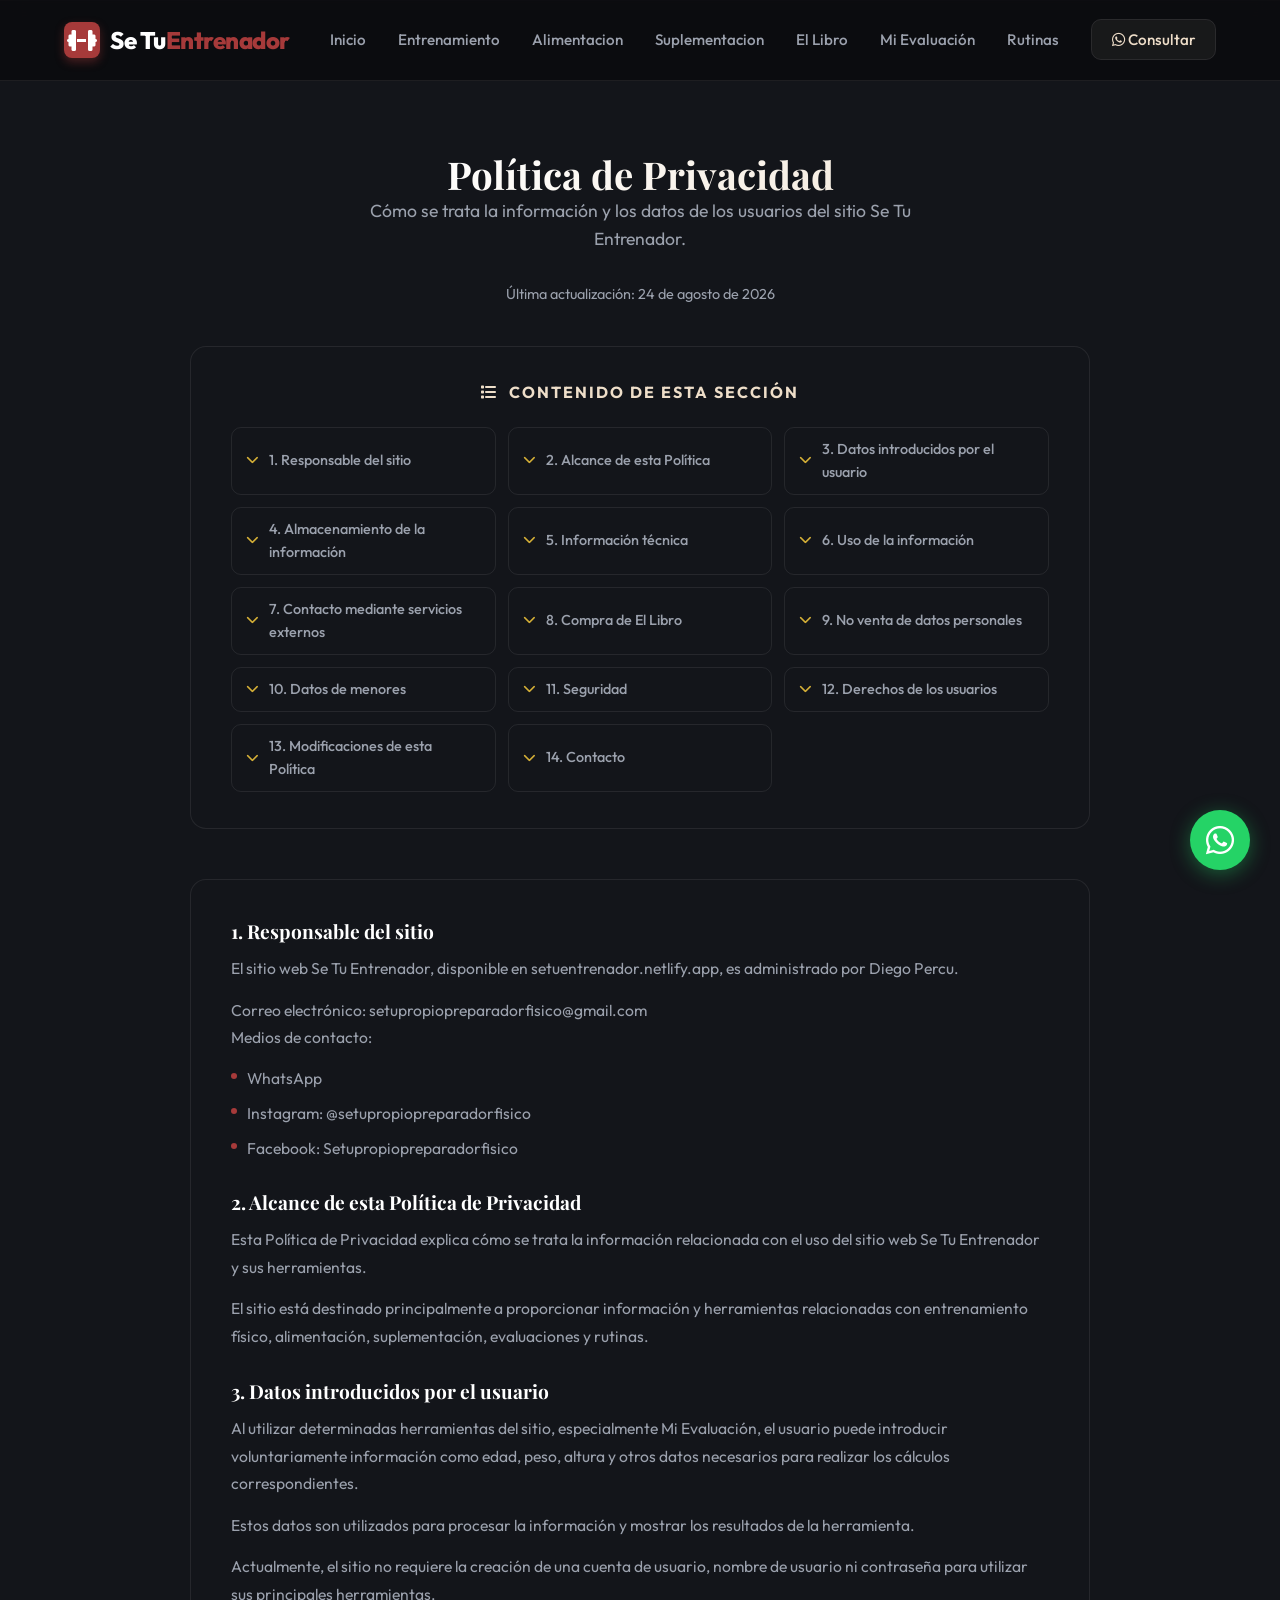
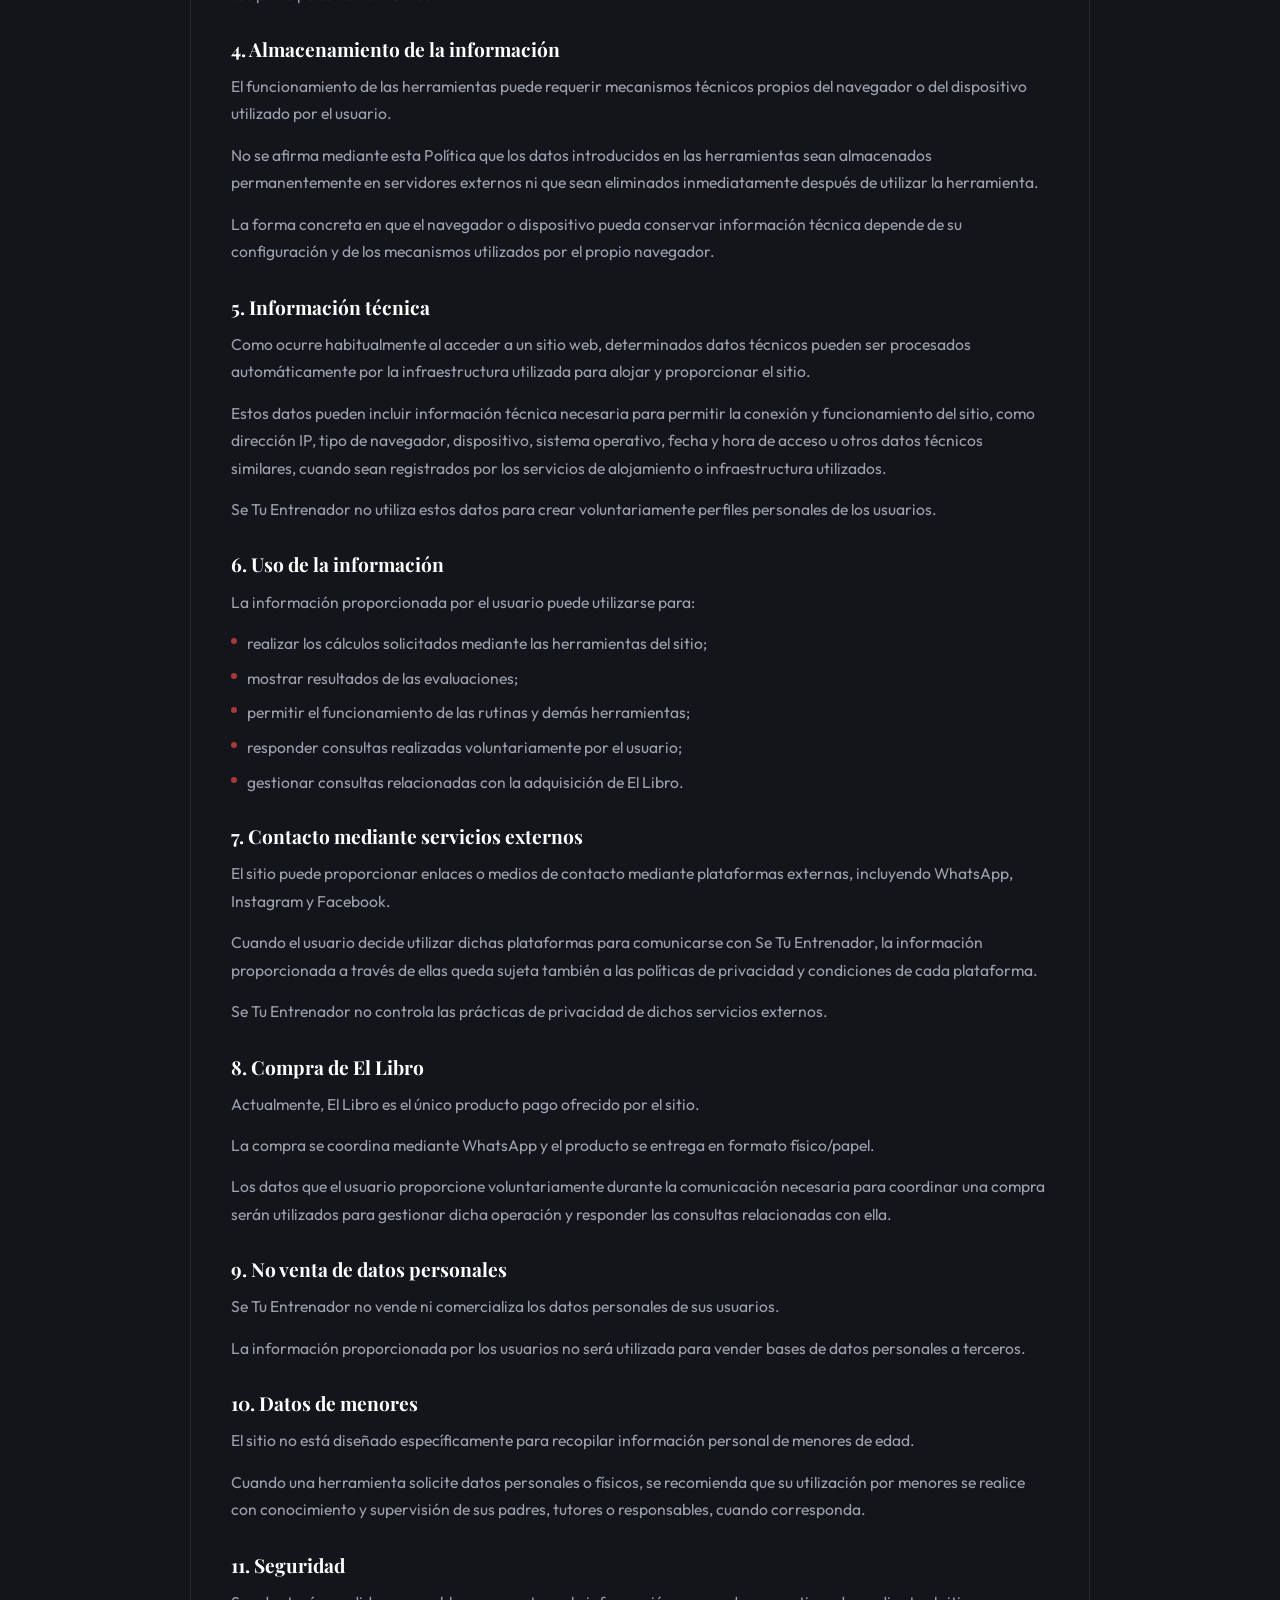
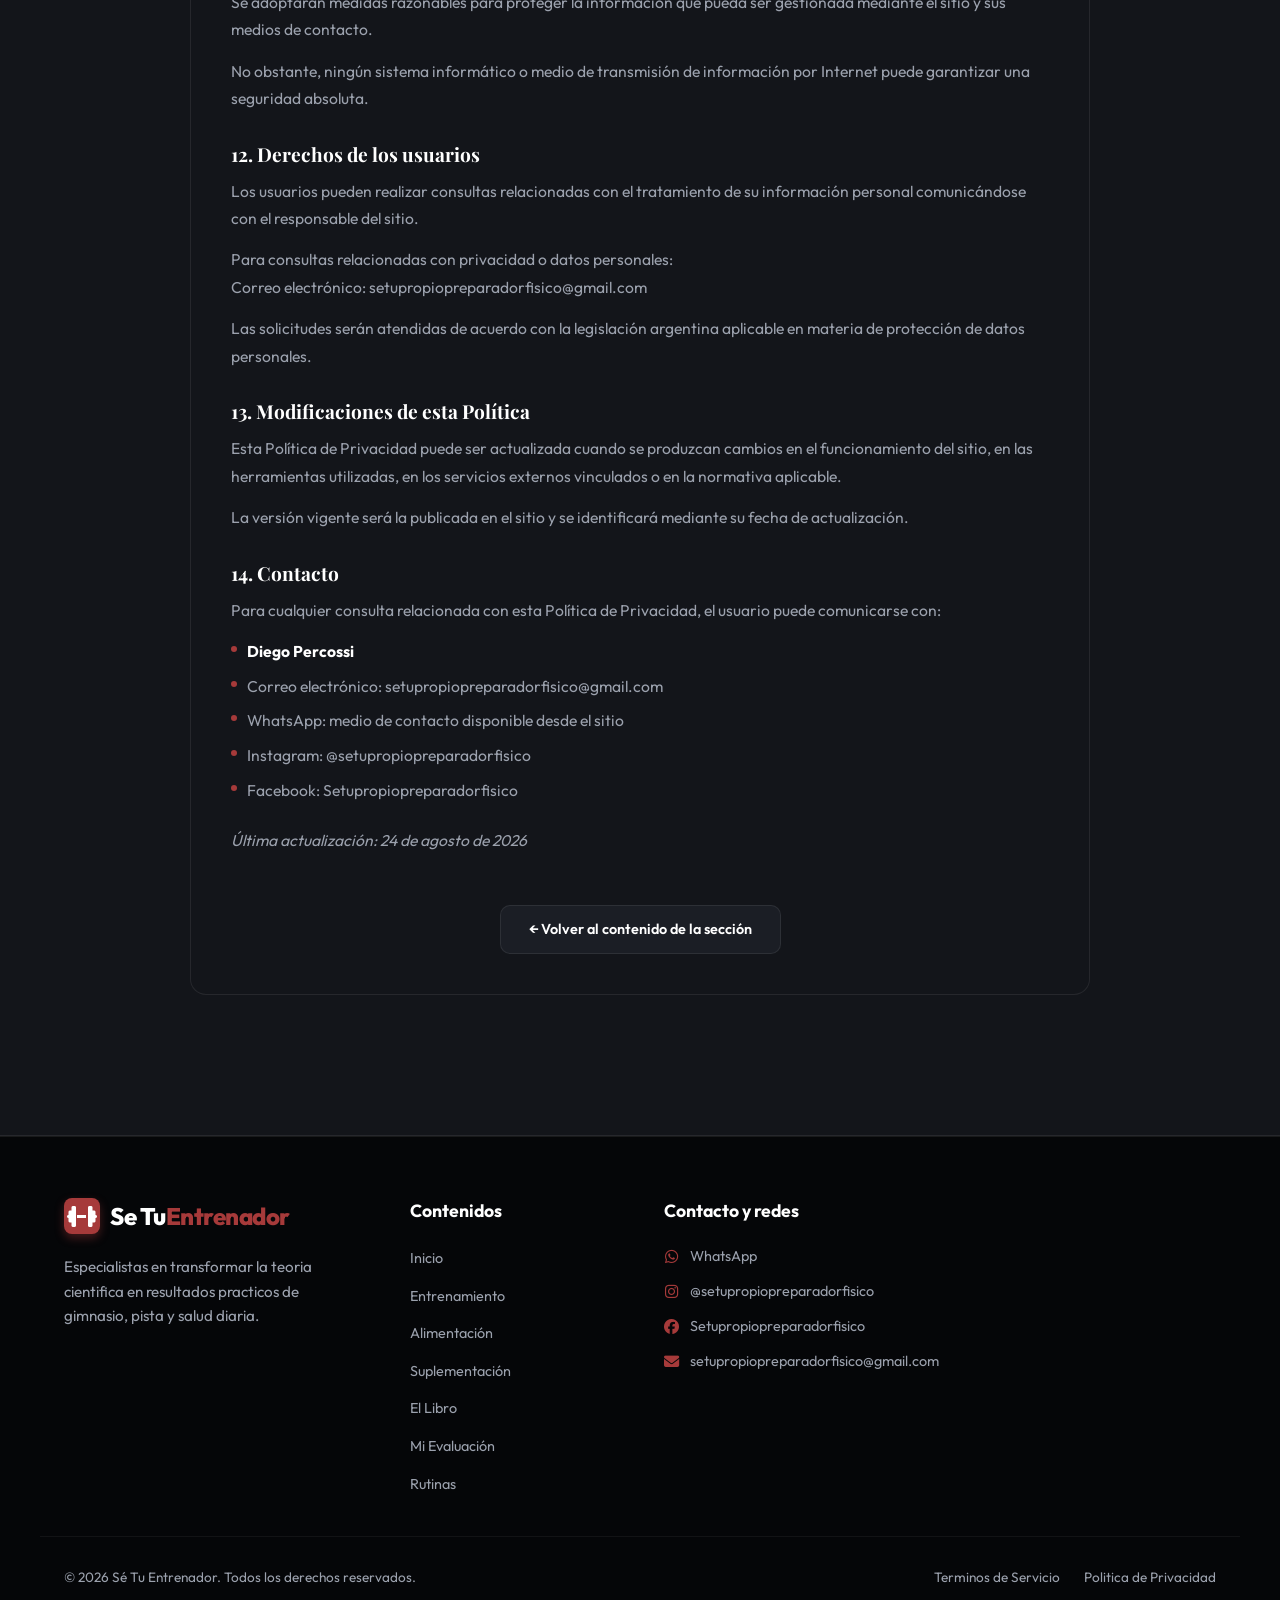
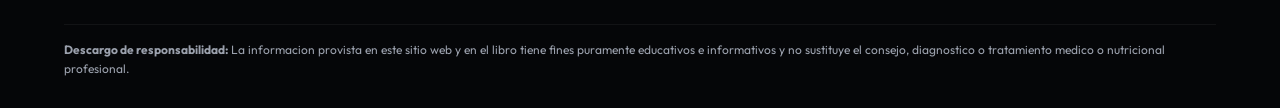
<file: privacidad.html>
<!DOCTYPE html>
<html lang="es">
<head>
  <meta charset="UTF-8">
  <meta name="viewport" content="width=device-width, initial-scale=1.0">
  <title>Política de Privacidad - Se Tu Entrenador</title>
  <meta name="description" content="Política de Privacidad de Se Tu Entrenador: tratamiento de la información y datos de los usuarios del sitio.">
  <link rel="preconnect" href="https://fonts.googleapis.com">
  <link rel="preconnect" href="https://fonts.gstatic.com" crossorigin>
  <link rel="stylesheet" href="https://cdnjs.cloudflare.com/ajax/libs/font-awesome/6.4.0/css/all.min.css">
  <link rel="stylesheet" href="style.css">
  <style>
    .section-badge {
      display: block;
      text-align: center;
      color: #d4af37;
      font-family: var(--font-serif);
      font-size: 2.4rem;
      font-weight: 700;
      letter-spacing: 1px;
      margin-bottom: 20px;
      padding-bottom: 16px;
    }
    .main-index {
      background-color: var(--bg-secondary);
      border: 1px solid var(--color-glass-border);
      border-radius: var(--border-radius-lg);
      padding: 36px 40px;
      margin-bottom: 50px;
      max-width: 900px;
      margin-left: auto;
      margin-right: auto;
    }
    .main-index h3 {
      font-size: 1rem;
      color: var(--color-brand-cream);
      text-transform: uppercase;
      letter-spacing: 2px;
      margin-bottom: 24px;
      text-align: center;
    }
    .main-index-grid {
      display: grid;
      grid-template-columns: repeat(3, 1fr);
      gap: 12px;
    }
    .main-index-grid a {
      display: flex;
      align-items: center;
      gap: 10px;
      text-decoration: none;
      color: var(--color-text-muted);
      font-size: 0.9rem;
      font-weight: 500;
      padding: 10px 14px;
      border: 1px solid var(--color-glass-border);
      border-radius: var(--border-radius-md);
      transition: all 0.3s ease;
    }
    .main-index-grid a:hover {
      color: #d4af37;
      border-color: rgba(212, 175, 55, 0.4);
      background-color: rgba(212, 175, 55, 0.06);
    }
    .main-index-grid a i {
      color: #d4af37;
      font-size: 0.8rem;
    }
    .terminos-body h4 {
      color: var(--color-text-main);
      font-size: 1.2rem;
      margin-top: 30px;
      margin-bottom: 12px;
      font-family: var(--font-serif);
      font-weight: 700;
    }
    .terminos-body h4:first-of-type {
      margin-top: 0;
    }
    .terminos-body p {
      margin-bottom: 14px;
      line-height: 1.75;
      font-size: 0.98rem;
      color: var(--color-text-muted);
    }
    .terminos-body ul {
      list-style: none;
      display: flex;
      flex-direction: column;
      gap: 8px;
      margin: 0 0 14px 0;
    }
    .terminos-body ul li {
      display: flex;
      align-items: flex-start;
      gap: 10px;
      font-size: 0.98rem;
      color: var(--color-text-muted);
      line-height: 1.7;
    }
    .terminos-body ul li::before {
      content: '';
      display: inline-block;
      width: 6px;
      height: 6px;
      border-radius: 50%;
      background-color: var(--color-brand-red);
      margin-top: 8px;
      flex-shrink: 0;
    }
    .terminos-update {
      text-align: center;
      color: var(--color-text-muted);
      font-size: 0.9rem;
      margin-bottom: 40px;
    }
    .terminos-contacto {
      list-style: none;
      display: flex;
      flex-direction: column;
      gap: 8px;
      margin: 12px 0 0 0;
    }
    .terminos-contacto li {
      font-size: 0.95rem;
      color: var(--color-text-muted);
    }
    .terminos-contacto li strong {
      color: var(--color-text-main);
    }
    @media (max-width: 768px) {
      .main-index-grid { grid-template-columns: 1fr; }
      .section-badge { font-size: 1.8rem; }
    }
  </style>
  <!-- Google tag (gtag.js) -->
  <script async src="https://www.googletagmanager.com/gtag/js?id=G-B1ZS9T8B29"></script>
  <script>
    window.dataLayer = window.dataLayer || [];
    function gtag(){dataLayer.push(arguments);}
    gtag('js', new Date());

    gtag('config', 'G-B1ZS9T8B29');
  </script>
</head>
<body>

  <header>
    <div class="container nav-container">
      <a href="index.html" class="logo">
        <div class="logo-icon"><i class="fa-solid fa-dumbbell"></i></div>
        <div class="logo-text">Se Tu<span>Entrenador</span></div>
      </a>
      <button class="mobile-menu-toggle" aria-label="Abrir menu">
        <i class="fa-solid fa-bars"></i>
      </button>
      <nav>
        <ul id="nav-list">
          <li><a href="index.html">Inicio</a></li>
          <li><a href="entrenamiento.html">Entrenamiento</a></li>
          <li><a href="alimentacion.html">Alimentacion</a></li>
          <li><a href="suplementacion.html">Suplementacion</a></li>
          <li><a href="libro.html">El Libro</a></li>
          <li><a href="evaluacion.html">Mi Evaluación</a></li>
          <li><a href="rutinas.html">Rutinas</a></li>
          <li><a href="#" class="nav-btn wa-general-link" target="_blank"><i class="fa-brands fa-whatsapp"></i> Consultar</a></li>
        </ul>
      </nav>
    </div>
  </header>

  <!-- CONTENIDO PRINCIPAL: POLÍTICA DE PRIVACIDAD -->
  <section class="section bg-dark-accent" style="padding-top: 150px;">
    <div class="container">
      <div class="section-header" style="margin-bottom: 30px;">
        <h1 class="font-serif text-gradient" style="font-size: 2.4rem;">Política de Privacidad</h1>
        <p>Cómo se trata la información y los datos de los usuarios del sitio Se Tu Entrenador.</p>
      </div>
      <p class="terminos-update">Última actualización: 24 de agosto de 2026</p>

      <!-- INDICE -->
      <div class="main-index" id="contenido-seccion">
        <h3><i class="fa-solid fa-list"></i> &nbsp;Contenido de esta sección</h3>
        <div class="main-index-grid">
          <a href="#responsable"><i class="fa-solid fa-chevron-down"></i> 1. Responsable del sitio</a>
          <a href="#alcance"><i class="fa-solid fa-chevron-down"></i> 2. Alcance de esta Política</a>
          <a href="#datos-usuario"><i class="fa-solid fa-chevron-down"></i> 3. Datos introducidos por el usuario</a>
          <a href="#almacenamiento"><i class="fa-solid fa-chevron-down"></i> 4. Almacenamiento de la información</a>
          <a href="#info-tecnica"><i class="fa-solid fa-chevron-down"></i> 5. Información técnica</a>
          <a href="#uso-informacion"><i class="fa-solid fa-chevron-down"></i> 6. Uso de la información</a>
          <a href="#servicios-externos"><i class="fa-solid fa-chevron-down"></i> 7. Contacto mediante servicios externos</a>
          <a href="#compra-libro"><i class="fa-solid fa-chevron-down"></i> 8. Compra de El Libro</a>
          <a href="#no-venta"><i class="fa-solid fa-chevron-down"></i> 9. No venta de datos personales</a>
          <a href="#menores"><i class="fa-solid fa-chevron-down"></i> 10. Datos de menores</a>
          <a href="#seguridad"><i class="fa-solid fa-chevron-down"></i> 11. Seguridad</a>
          <a href="#derechos"><i class="fa-solid fa-chevron-down"></i> 12. Derechos de los usuarios</a>
          <a href="#modificaciones"><i class="fa-solid fa-chevron-down"></i> 13. Modificaciones de esta Política</a>
          <a href="#contacto"><i class="fa-solid fa-chevron-down"></i> 14. Contacto</a>
        </div>
      </div>

      <div class="pillar-card article-body terminos-body" style="background-color: var(--bg-secondary); padding: 40px; border: 1px solid var(--color-glass-border); max-width: 900px; margin: 0 auto 40px auto;">

        <h4 id="responsable">1. Responsable del sitio</h4>
        <p>El sitio web Se Tu Entrenador, disponible en setuentrenador.netlify.app, es administrado por Diego Percu.</p>
        <p>Correo electrónico: setupropiopreparadorfisico@gmail.com<br>
        Medios de contacto:</p>
        <ul>
          <li>WhatsApp</li>
          <li>Instagram: @setupropiopreparadorfisico</li>
          <li>Facebook: Setupropiopreparadorfisico</li>
        </ul>

        <h4 id="alcance">2. Alcance de esta Política de Privacidad</h4>
        <p>Esta Política de Privacidad explica cómo se trata la información relacionada con el uso del sitio web Se Tu Entrenador y sus herramientas.</p>
        <p>El sitio está destinado principalmente a proporcionar información y herramientas relacionadas con entrenamiento físico, alimentación, suplementación, evaluaciones y rutinas.</p>

        <h4 id="datos-usuario">3. Datos introducidos por el usuario</h4>
        <p>Al utilizar determinadas herramientas del sitio, especialmente Mi Evaluación, el usuario puede introducir voluntariamente información como edad, peso, altura y otros datos necesarios para realizar los cálculos correspondientes.</p>
        <p>Estos datos son utilizados para procesar la información y mostrar los resultados de la herramienta.</p>
        <p>Actualmente, el sitio no requiere la creación de una cuenta de usuario, nombre de usuario ni contraseña para utilizar sus principales herramientas.</p>

        <h4 id="almacenamiento">4. Almacenamiento de la información</h4>
        <p>El funcionamiento de las herramientas puede requerir mecanismos técnicos propios del navegador o del dispositivo utilizado por el usuario.</p>
        <p>No se afirma mediante esta Política que los datos introducidos en las herramientas sean almacenados permanentemente en servidores externos ni que sean eliminados inmediatamente después de utilizar la herramienta.</p>
        <p>La forma concreta en que el navegador o dispositivo pueda conservar información técnica depende de su configuración y de los mecanismos utilizados por el propio navegador.</p>

        <h4 id="info-tecnica">5. Información técnica</h4>
        <p>Como ocurre habitualmente al acceder a un sitio web, determinados datos técnicos pueden ser procesados automáticamente por la infraestructura utilizada para alojar y proporcionar el sitio.</p>
        <p>Estos datos pueden incluir información técnica necesaria para permitir la conexión y funcionamiento del sitio, como dirección IP, tipo de navegador, dispositivo, sistema operativo, fecha y hora de acceso u otros datos técnicos similares, cuando sean registrados por los servicios de alojamiento o infraestructura utilizados.</p>
        <p>Se Tu Entrenador no utiliza estos datos para crear voluntariamente perfiles personales de los usuarios.</p>

        <h4 id="uso-informacion">6. Uso de la información</h4>
        <p>La información proporcionada por el usuario puede utilizarse para:</p>
        <ul>
          <li>realizar los cálculos solicitados mediante las herramientas del sitio;</li>
          <li>mostrar resultados de las evaluaciones;</li>
          <li>permitir el funcionamiento de las rutinas y demás herramientas;</li>
          <li>responder consultas realizadas voluntariamente por el usuario;</li>
          <li>gestionar consultas relacionadas con la adquisición de El Libro.</li>
        </ul>

        <h4 id="servicios-externos">7. Contacto mediante servicios externos</h4>
        <p>El sitio puede proporcionar enlaces o medios de contacto mediante plataformas externas, incluyendo WhatsApp, Instagram y Facebook.</p>
        <p>Cuando el usuario decide utilizar dichas plataformas para comunicarse con Se Tu Entrenador, la información proporcionada a través de ellas queda sujeta también a las políticas de privacidad y condiciones de cada plataforma.</p>
        <p>Se Tu Entrenador no controla las prácticas de privacidad de dichos servicios externos.</p>

        <h4 id="compra-libro">8. Compra de El Libro</h4>
        <p>Actualmente, El Libro es el único producto pago ofrecido por el sitio.</p>
        <p>La compra se coordina mediante WhatsApp y el producto se entrega en formato físico/papel.</p>
        <p>Los datos que el usuario proporcione voluntariamente durante la comunicación necesaria para coordinar una compra serán utilizados para gestionar dicha operación y responder las consultas relacionadas con ella.</p>

        <h4 id="no-venta">9. No venta de datos personales</h4>
        <p>Se Tu Entrenador no vende ni comercializa los datos personales de sus usuarios.</p>
        <p>La información proporcionada por los usuarios no será utilizada para vender bases de datos personales a terceros.</p>

        <h4 id="menores">10. Datos de menores</h4>
        <p>El sitio no está diseñado específicamente para recopilar información personal de menores de edad.</p>
        <p>Cuando una herramienta solicite datos personales o físicos, se recomienda que su utilización por menores se realice con conocimiento y supervisión de sus padres, tutores o responsables, cuando corresponda.</p>

        <h4 id="seguridad">11. Seguridad</h4>
        <p>Se adoptarán medidas razonables para proteger la información que pueda ser gestionada mediante el sitio y sus medios de contacto.</p>
        <p>No obstante, ningún sistema informático o medio de transmisión de información por Internet puede garantizar una seguridad absoluta.</p>

        <h4 id="derechos">12. Derechos de los usuarios</h4>
        <p>Los usuarios pueden realizar consultas relacionadas con el tratamiento de su información personal comunicándose con el responsable del sitio.</p>
        <p>Para consultas relacionadas con privacidad o datos personales:<br>
        Correo electrónico: setupropiopreparadorfisico@gmail.com</p>
        <p>Las solicitudes serán atendidas de acuerdo con la legislación argentina aplicable en materia de protección de datos personales.</p>

        <h4 id="modificaciones">13. Modificaciones de esta Política</h4>
        <p>Esta Política de Privacidad puede ser actualizada cuando se produzcan cambios en el funcionamiento del sitio, en las herramientas utilizadas, en los servicios externos vinculados o en la normativa aplicable.</p>
        <p>La versión vigente será la publicada en el sitio y se identificará mediante su fecha de actualización.</p>

        <h4 id="contacto">14. Contacto</h4>
        <p>Para cualquier consulta relacionada con esta Política de Privacidad, el usuario puede comunicarse con:</p>
        <ul class="terminos-contacto">
          <li><strong>Diego Percossi</strong></li>
          <li>Correo electrónico: setupropiopreparadorfisico@gmail.com</li>
          <li>WhatsApp: medio de contacto disponible desde el sitio</li>
          <li>Instagram: @setupropiopreparadorfisico</li>
          <li>Facebook: Setupropiopreparadorfisico</li>
        </ul>

        <p style="margin-top: 24px;"><em>Última actualización: 24 de agosto de 2026</em></p>

        <a href="#contenido-seccion" class="back-to-section">← Volver al contenido de la sección</a>
      </div>

    </div>
  </section>

  <footer>
    <div class="container footer-grid">
      <div class="footer-about">
        <a href="index.html" class="logo" style="margin-bottom: 20px;">
          <div class="logo-icon"><i class="fa-solid fa-dumbbell"></i></div>
          <div class="logo-text">Se Tu<span>Entrenador</span></div>
        </a>
        <p>Especialistas en transformar la teoria cientifica en resultados practicos de gimnasio, pista y salud diaria.</p>
      </div>
      <div class="footer-links">
        <h5>Contenidos</h5>
        <ul>
          <li><a href="index.html">Inicio</a></li>
          <li><a href="entrenamiento.html">Entrenamiento</a></li>
          <li><a href="alimentacion.html">Alimentación</a></li>
          <li><a href="suplementacion.html">Suplementación</a></li>
          <li><a href="libro.html">El Libro</a></li>
          <li><a href="evaluacion.html">Mi Evaluación</a></li>
          <li><a href="rutinas.html">Rutinas</a></li>
        </ul>
      </div>
      <div class="footer-links">
        <h5>Contacto y redes</h5>
        <ul class="footer-social-list">
          <li><a href="#" class="wa-general-link" target="_blank"><i class="fa-brands fa-whatsapp"></i> WhatsApp</a></li>
          <li><a href="https://www.instagram.com/setupropiopreparadorfisico" target="_blank"><i class="fa-brands fa-instagram"></i> @setupropiopreparadorfisico</a></li>
          <li><a href="https://www.facebook.com/Setupropiopreparadorfisico" target="_blank"><i class="fa-brands fa-facebook"></i> Setupropiopreparadorfisico</a></li>
          <li><a href="mailto:setupropiopreparadorfisico@gmail.com"><i class="fa-solid fa-envelope"></i> setupropiopreparadorfisico@gmail.com</a></li>
        </ul>
      </div>
    </div>
    <div class="container footer-bottom">
      <p>&copy; 2026 Sé Tu Entrenador. Todos los derechos reservados.</p>
      <div class="footer-bottom-links">
        <a href="terminos.html">Terminos de Servicio</a>
        <a href="privacidad.html">Politica de Privacidad</a>
      </div>
      <p style="font-size: 0.75rem; color: var(--color-text-muted); width: 100%; margin-top: 15px; border-top: 1px solid rgba(255,255,255,0.05); padding-top: 15px;">
        <strong>Descargo de responsabilidad:</strong> La informacion provista en este sitio web y en el libro tiene fines puramente educativos e informativos y no sustituye el consejo, diagnostico o tratamiento medico o nutricional profesional.
      </p>
    </div>
  </footer>

  <a href="#" class="whatsapp-float wa-book-link" target="_blank" aria-label="Comprar por WhatsApp">
    <i class="fa-brands fa-whatsapp"></i>
  </a>
  <script src="script.js"></script>
</body>
</html>
</file>
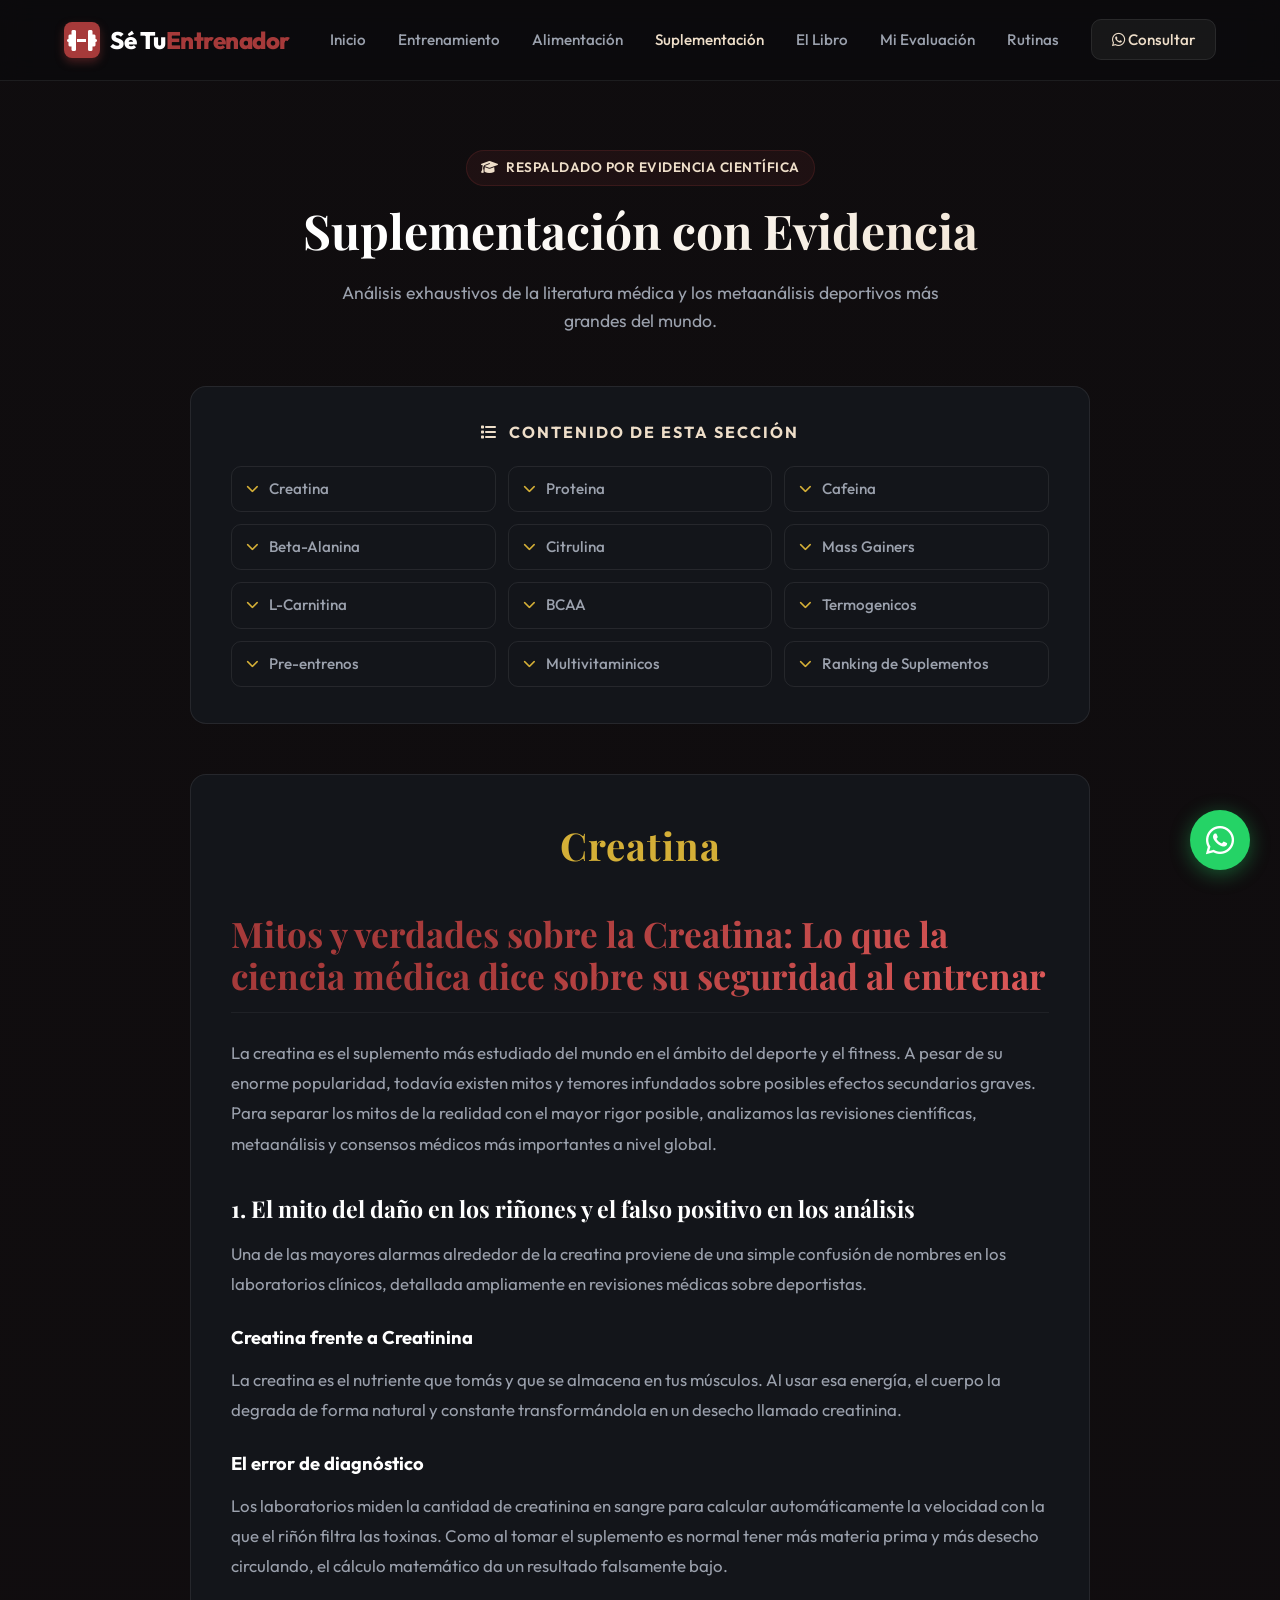
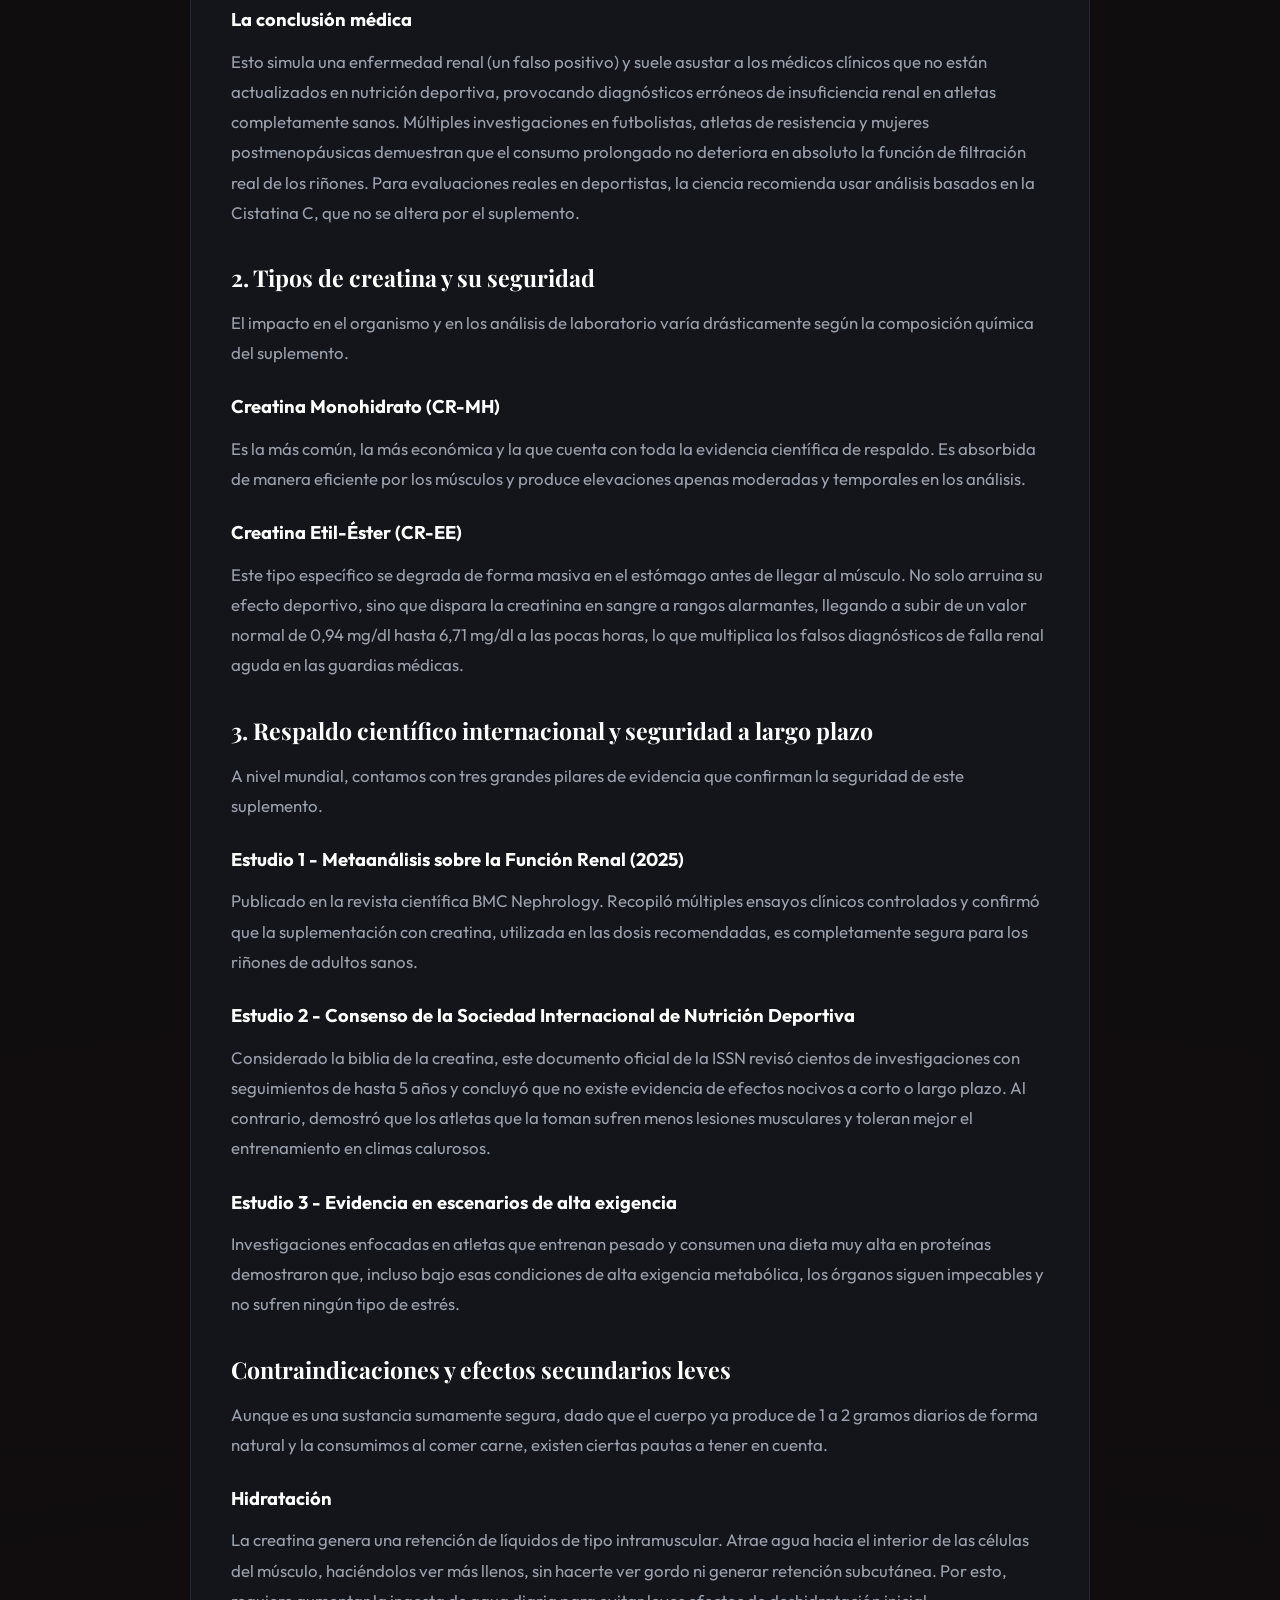
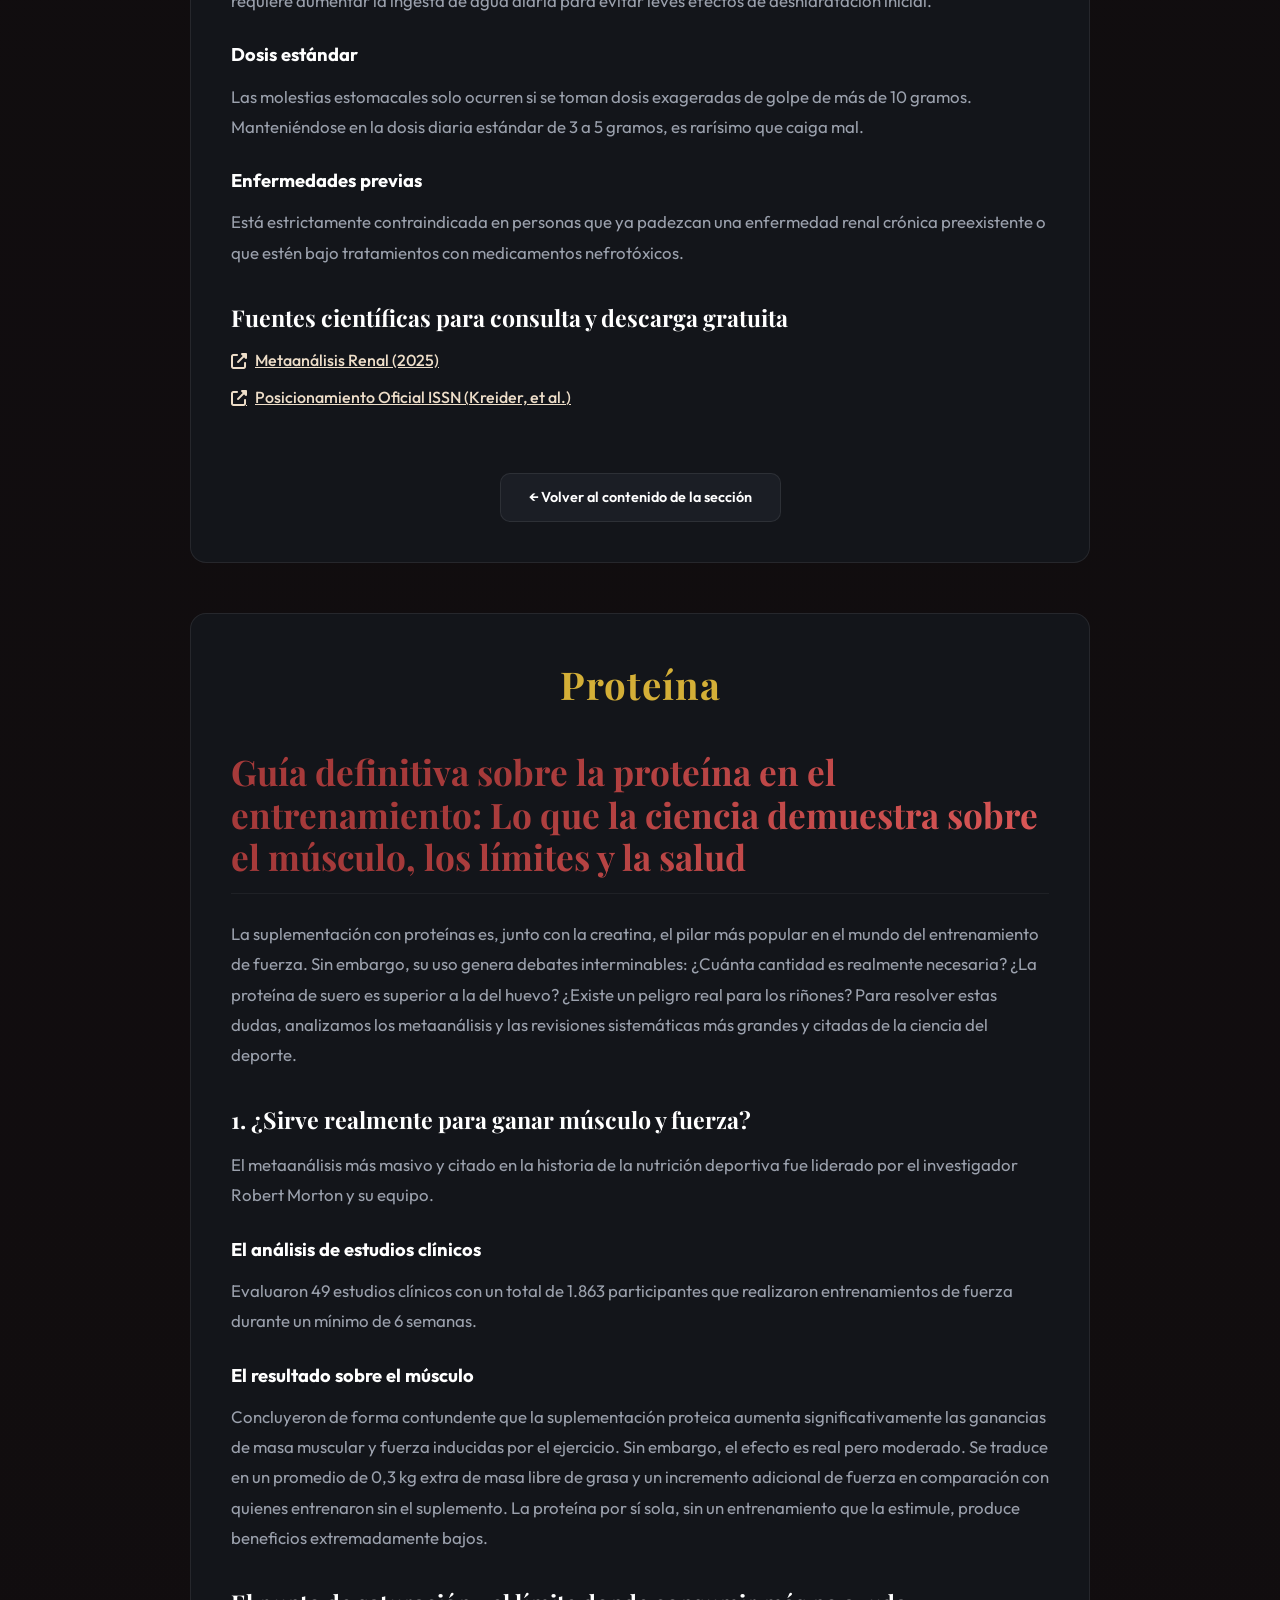
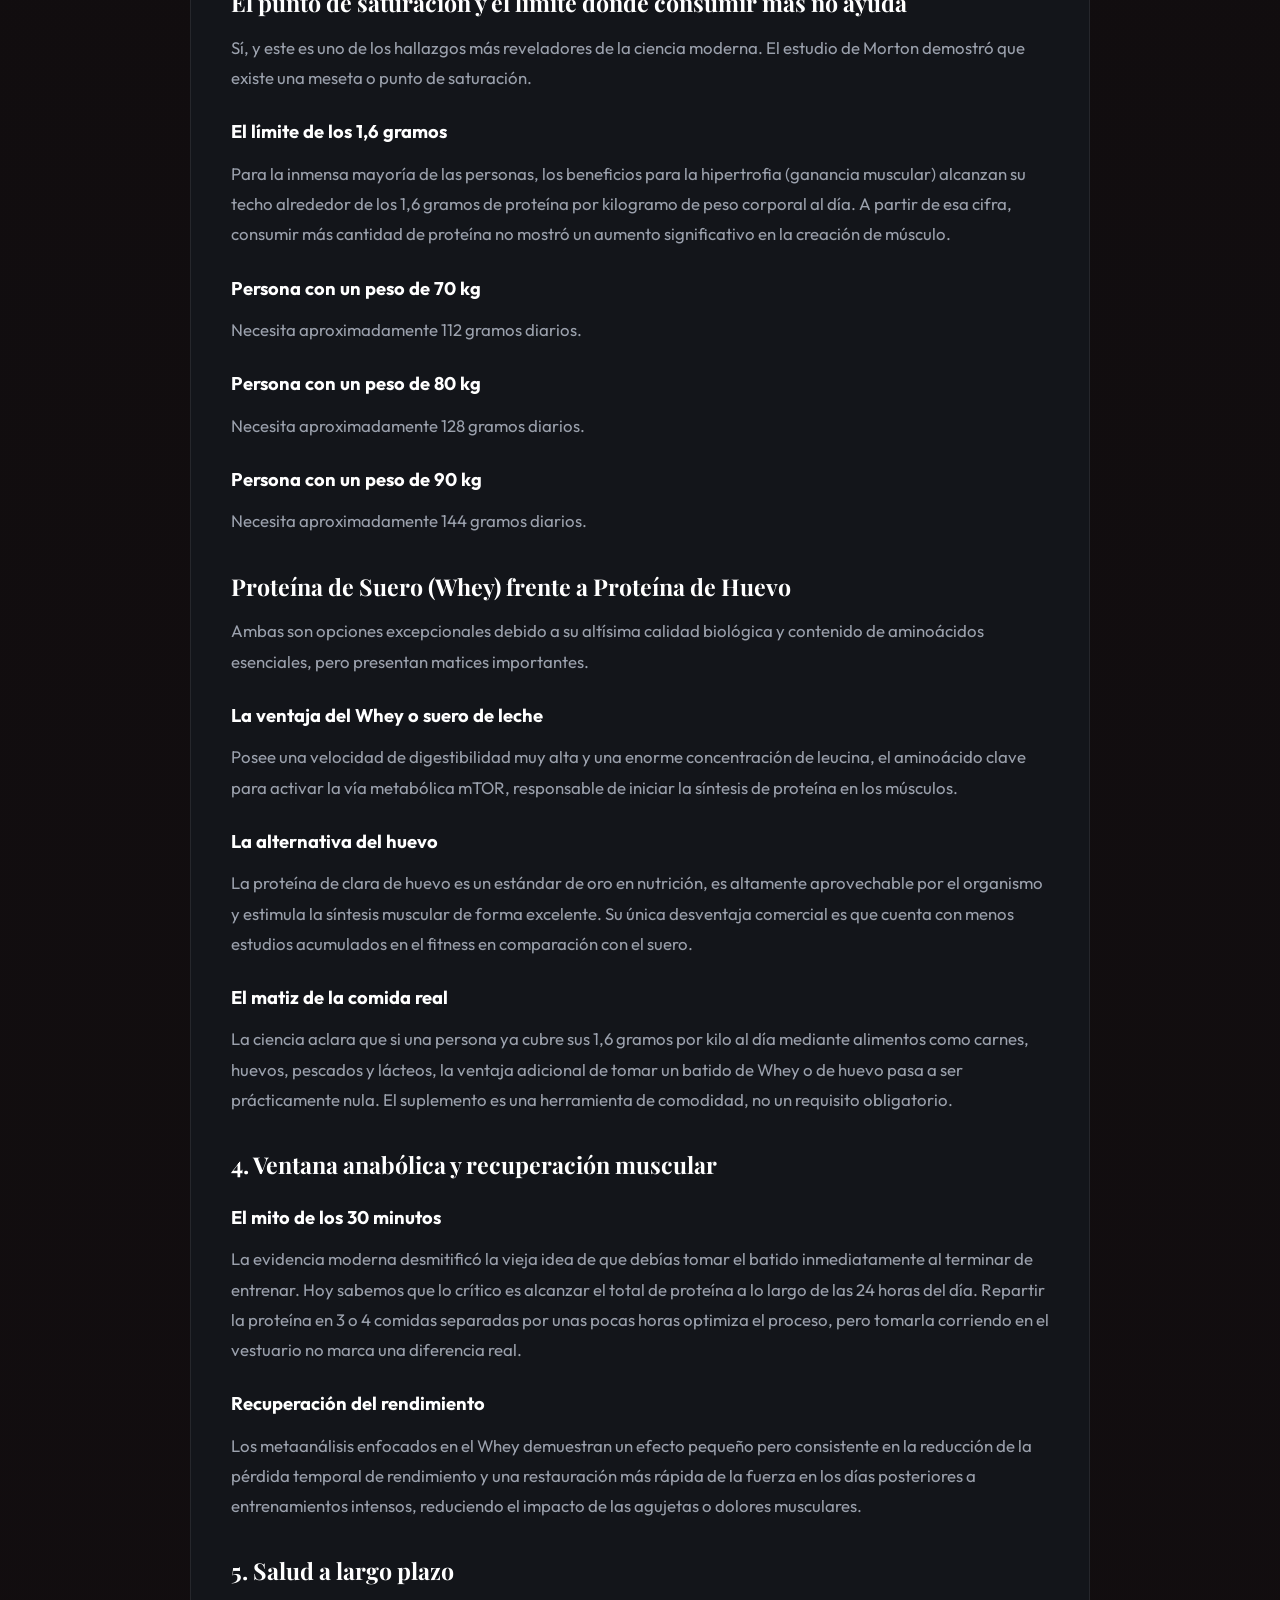
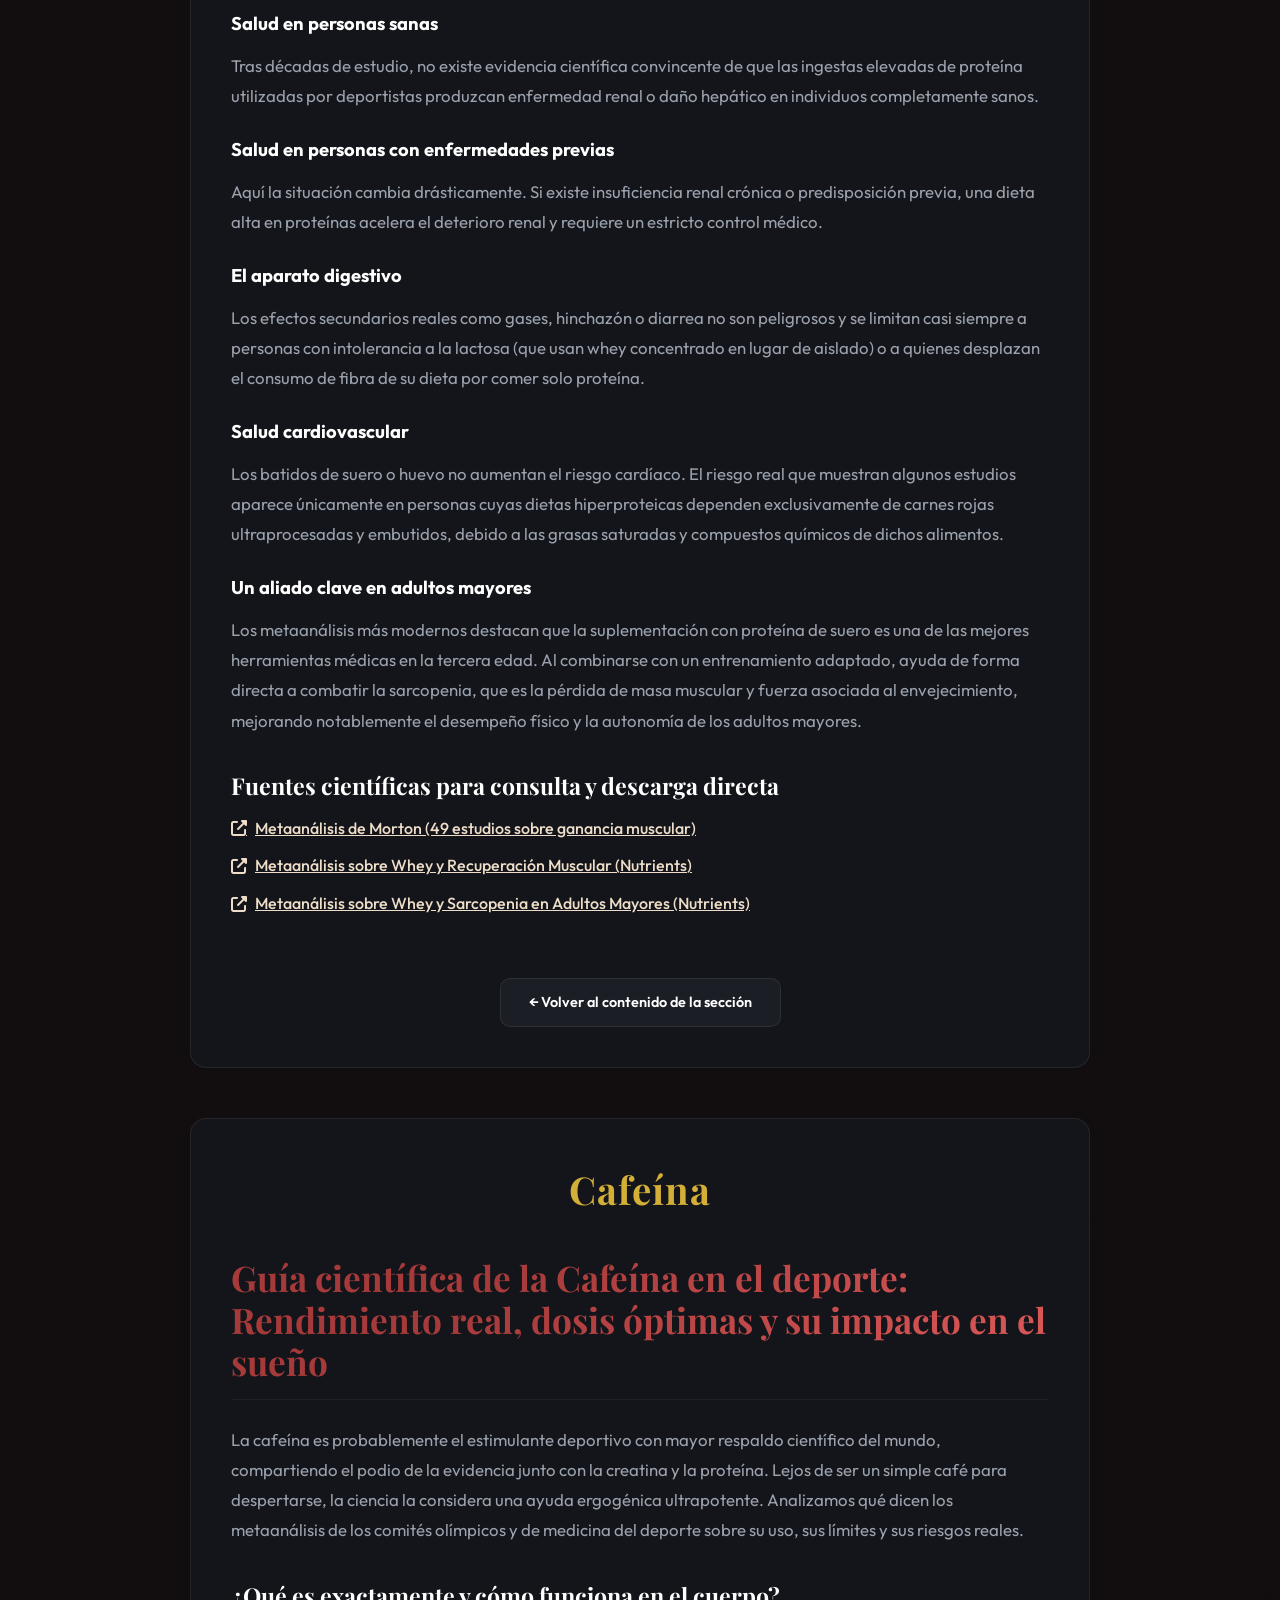
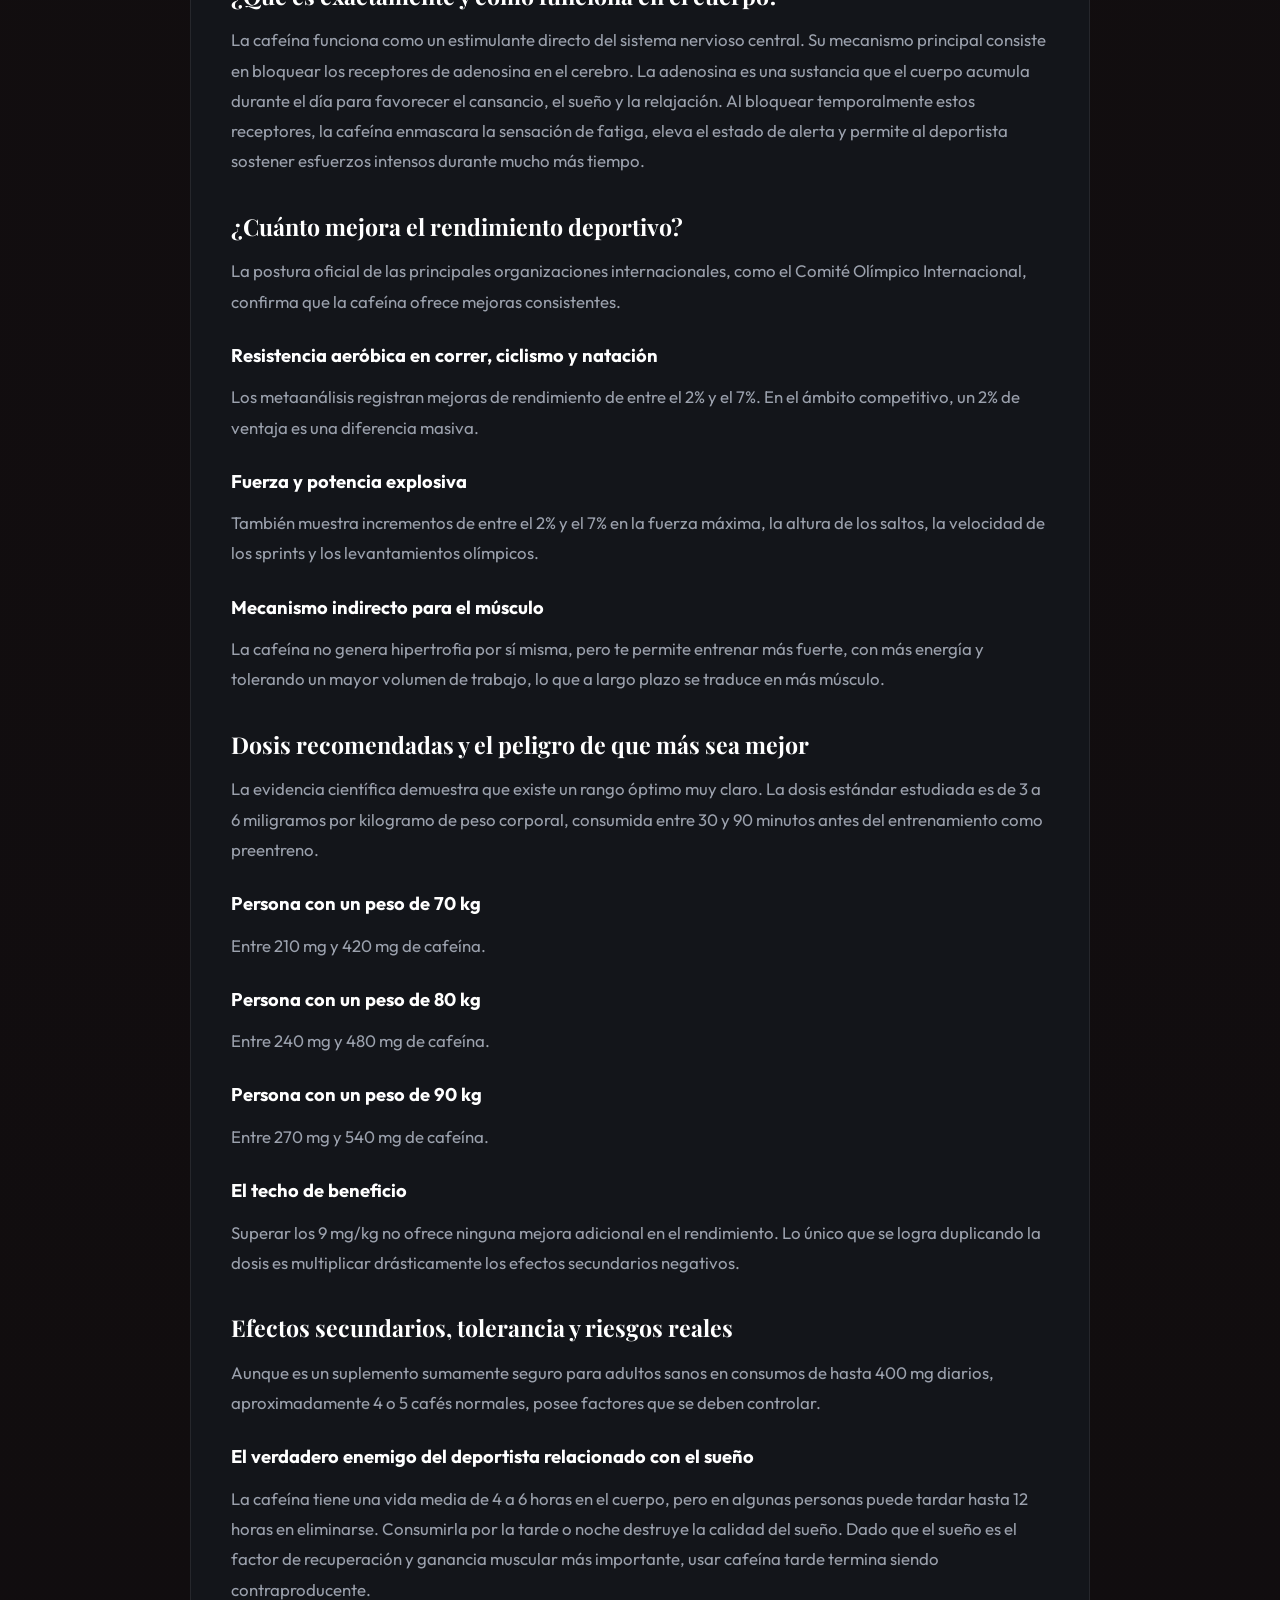
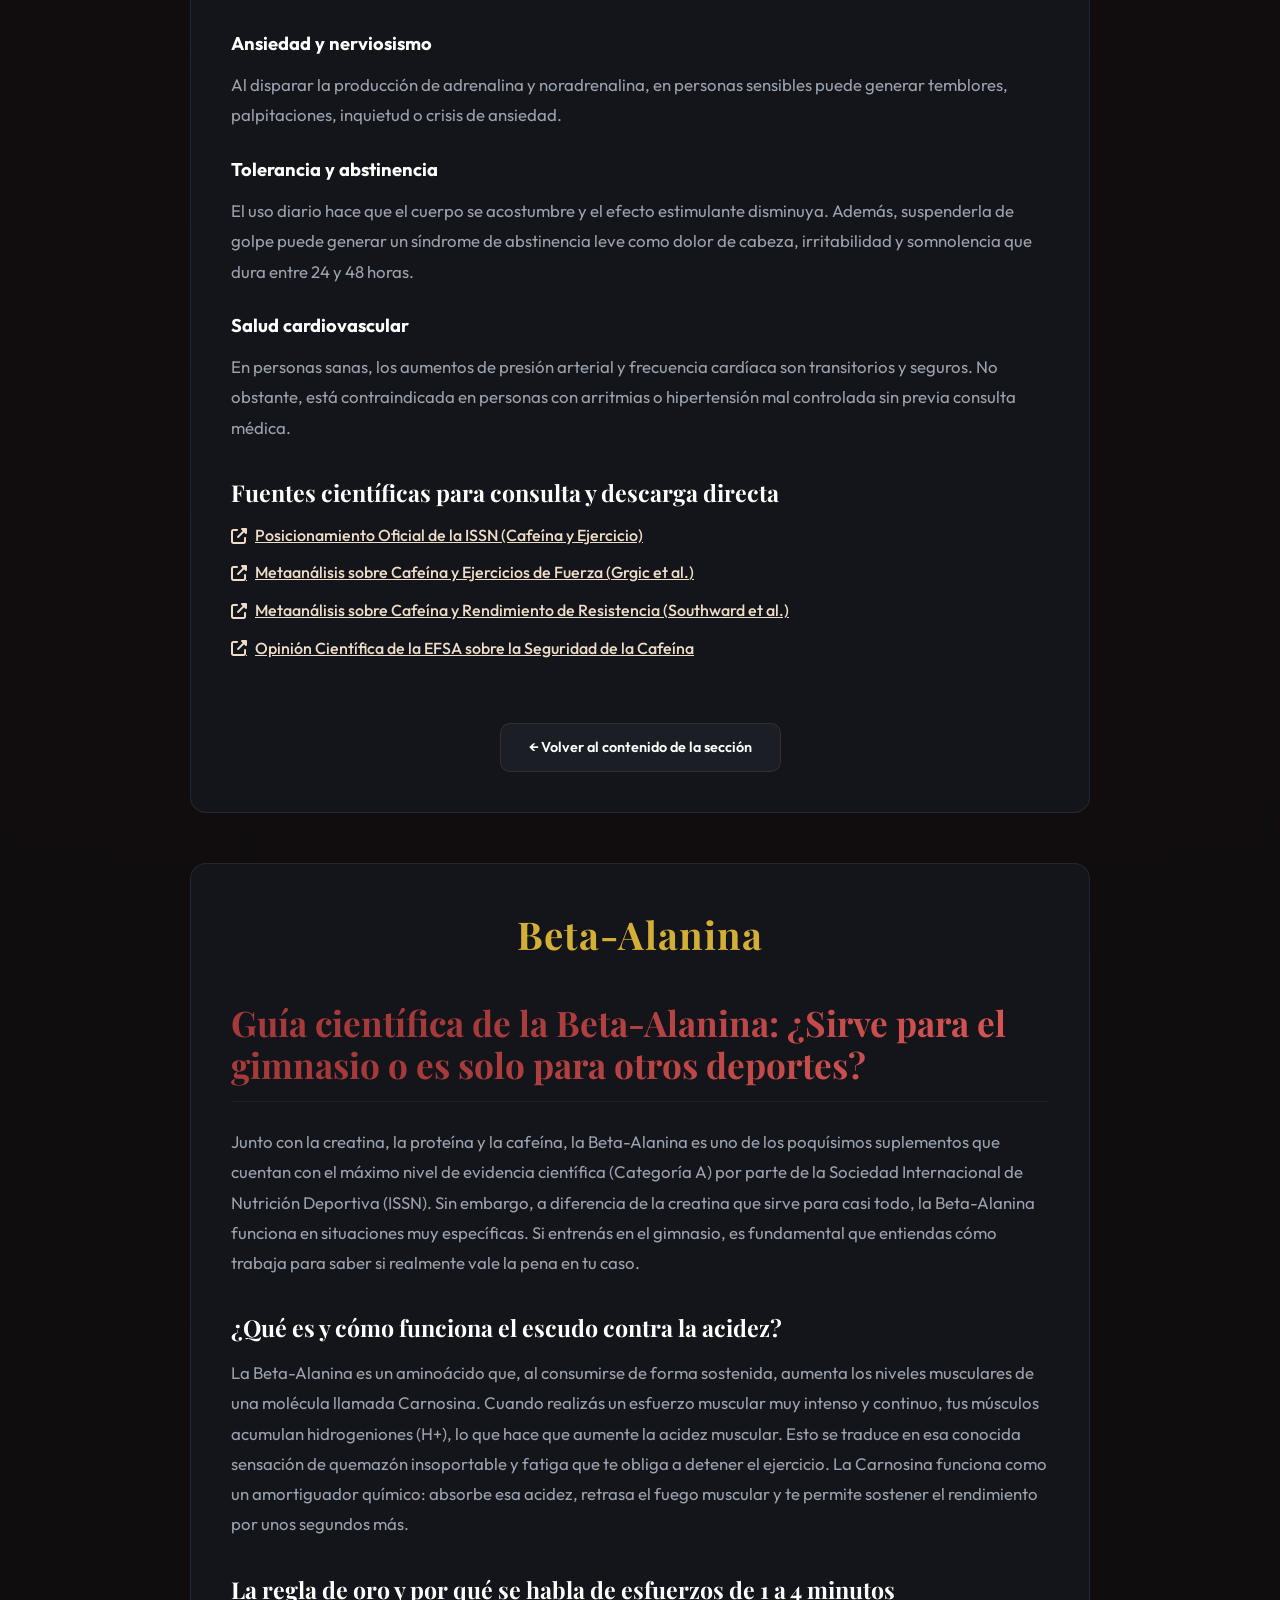
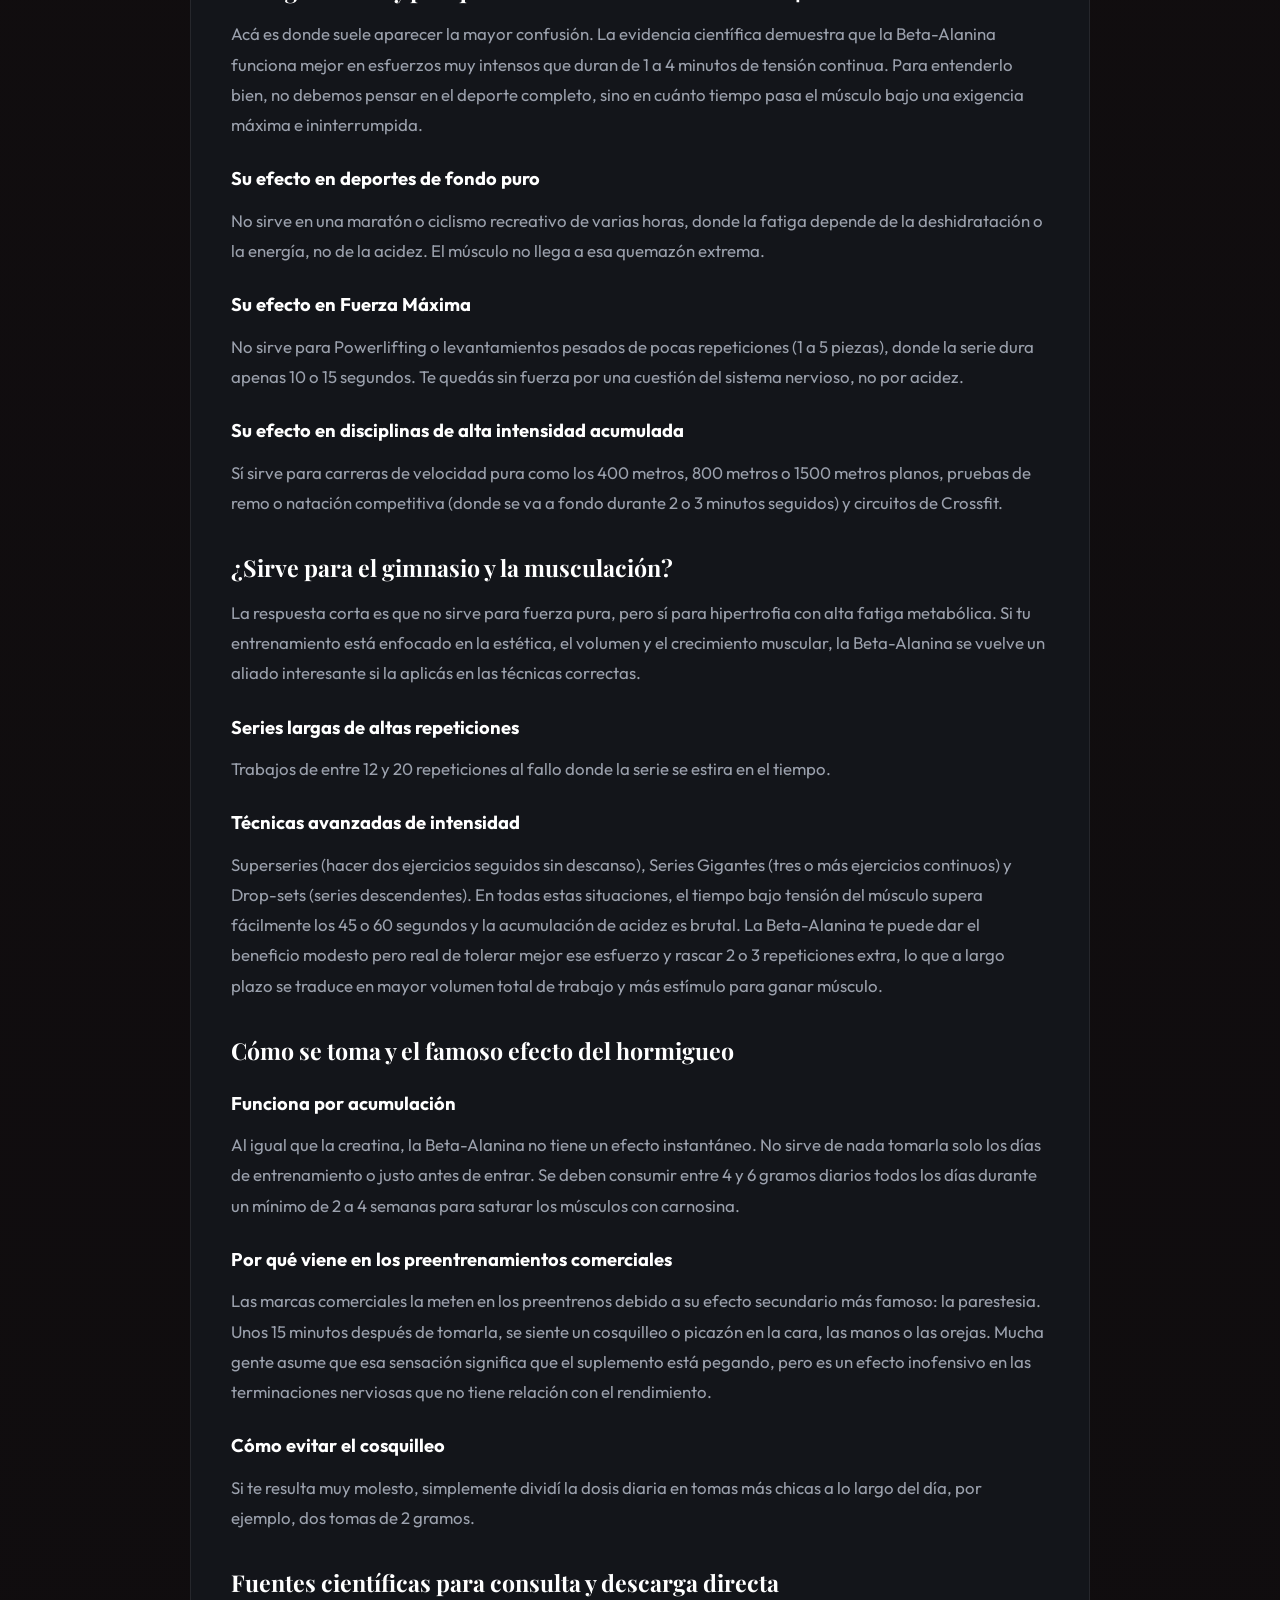
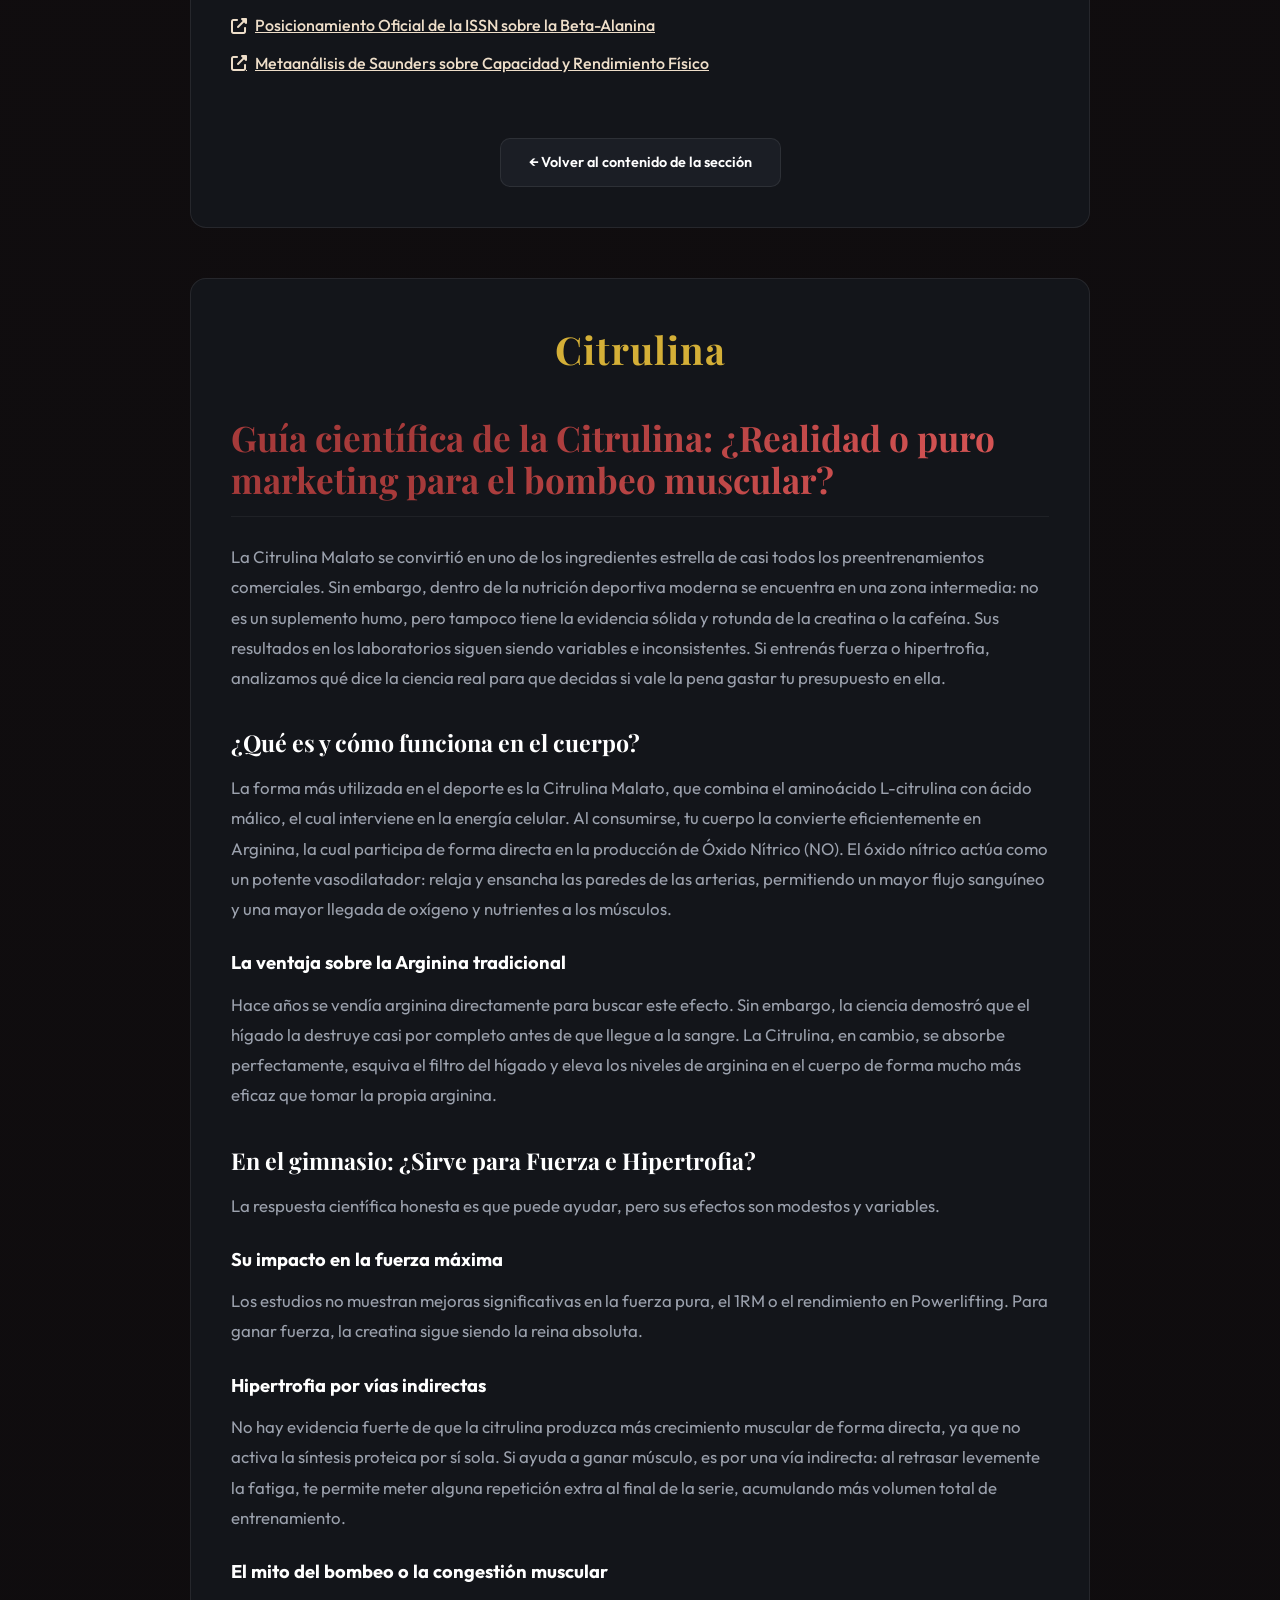
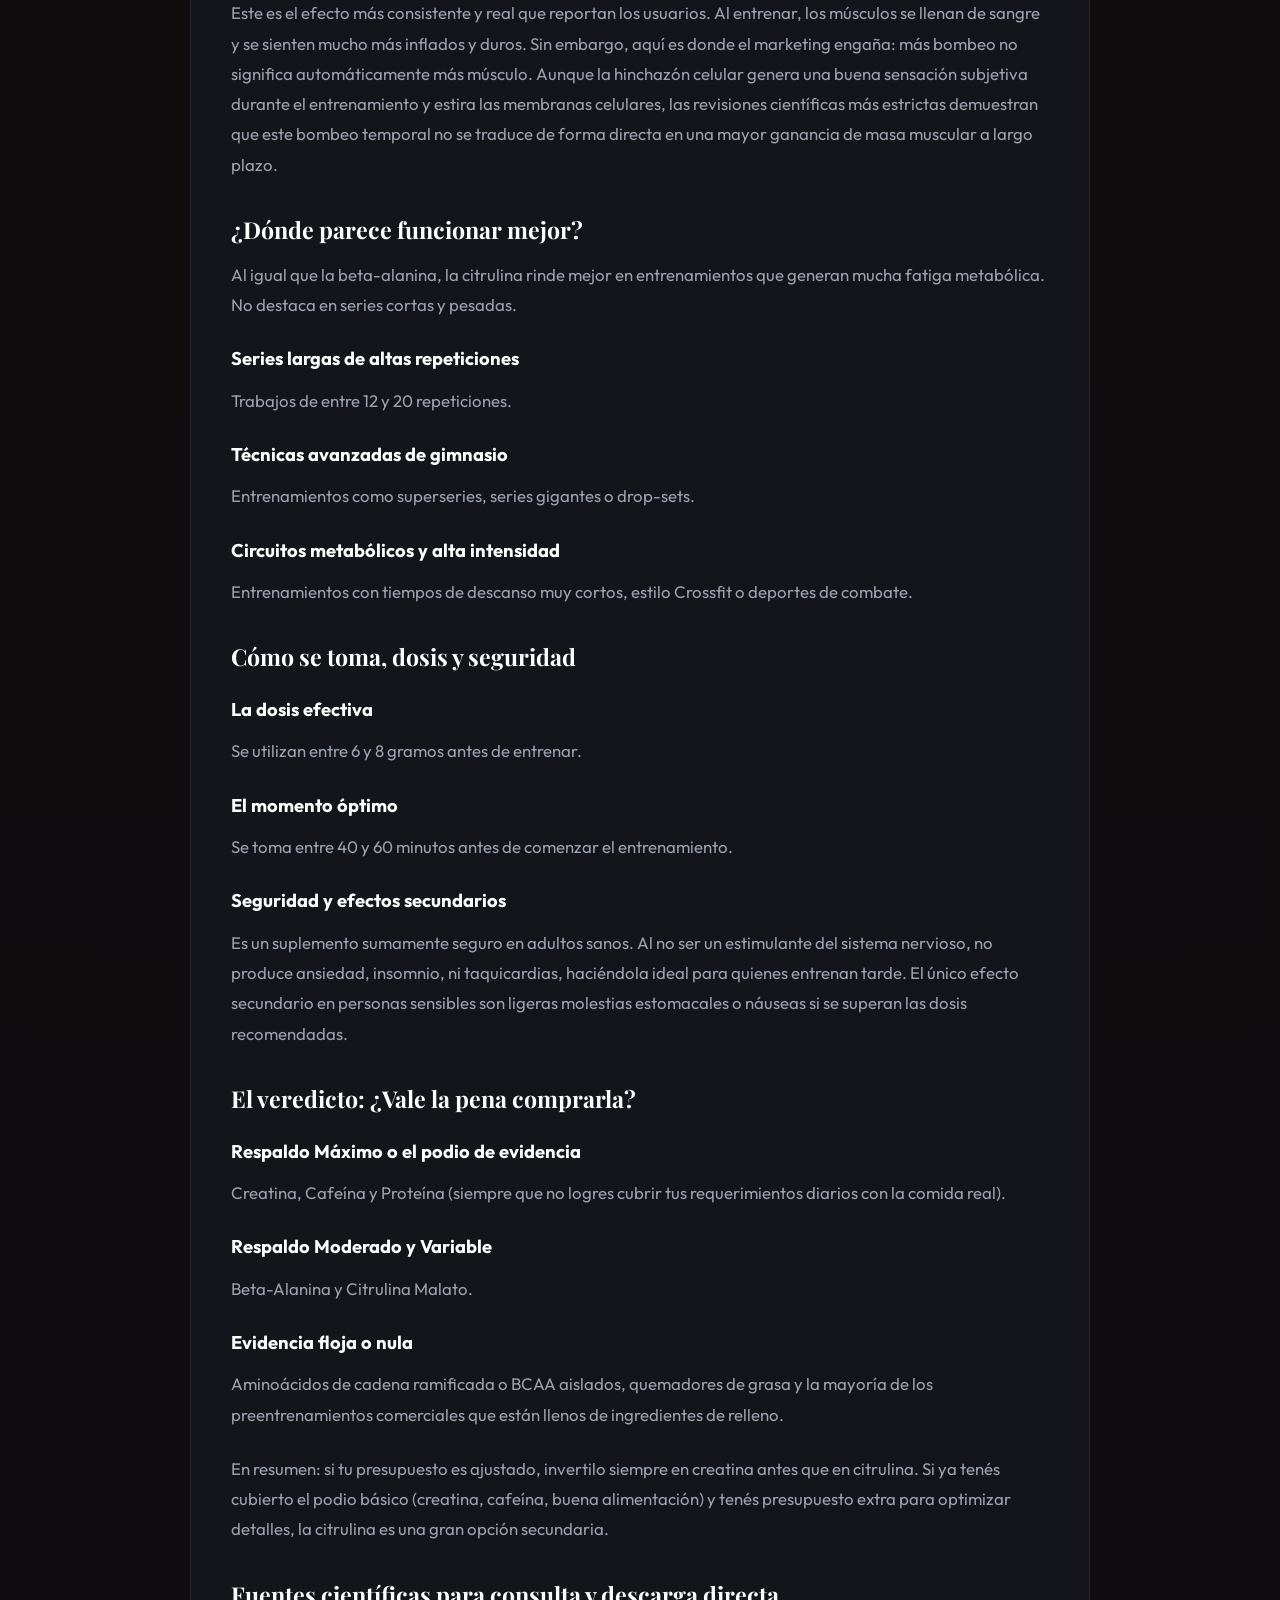
<file: suplementacion.html>
<!DOCTYPE html>
<html lang="es">
<head>
  <meta charset="UTF-8">
  <meta name="viewport" content="width=device-width, initial-scale=1.0">
  <title>Suplementación Científica - Sé Tu Entrenador</title>
  <meta name="description" content="Guía científica sobre suplementos deportivos clasificados por niveles de evidencia clínica real.">
  <link rel="preconnect" href="https://fonts.googleapis.com">
  <link rel="preconnect" href="https://fonts.gstatic.com" crossorigin>
  <link rel="stylesheet" href="https://cdnjs.cloudflare.com/ajax/libs/font-awesome/6.4.0/css/all.min.css">
  <link rel="stylesheet" href="style.css">
  <style>
    .supp-badge {
      display: block;
      text-align: center;
      color: #d4af37;
      font-family: var(--font-serif);
      font-size: 2.4rem;
      font-weight: 700;
      letter-spacing: 1px;
      margin-bottom: 20px;
      padding-bottom: 16px;
    }
    .supp-index {
      background-color: var(--bg-secondary);
      border: 1px solid var(--color-glass-border);
      border-radius: var(--border-radius-lg);
      padding: 36px 40px;
      margin-bottom: 50px;
      max-width: 900px;
      margin-left: auto;
      margin-right: auto;
    }
    .supp-index h3 {
      font-size: 1rem;
      color: var(--color-brand-cream);
      text-transform: uppercase;
      letter-spacing: 2px;
      margin-bottom: 24px;
      text-align: center;
    }
    .supp-index-grid {
      display: grid;
      grid-template-columns: repeat(3, 1fr);
      gap: 12px;
    }
    .supp-index-grid a {
      display: flex;
      align-items: center;
      gap: 10px;
      text-decoration: none;
      color: var(--color-text-muted);
      font-size: 0.95rem;
      font-weight: 500;
      padding: 10px 14px;
      border: 1px solid var(--color-glass-border);
      border-radius: var(--border-radius-md);
      transition: all 0.3s ease;
    }
    .supp-index-grid a:hover {
      color: #d4af37;
      border-color: rgba(212, 175, 55, 0.4);
      background-color: rgba(212, 175, 55, 0.06);
    }
    .supp-index-grid a i {
      color: #d4af37;
      font-size: 0.8rem;
    }
    @media (max-width: 768px) {
      .supp-index-grid { grid-template-columns: repeat(2, 1fr); }
      .supp-badge { font-size: 1.8rem; }
    }
    @media (max-width: 480px) {
      .supp-index-grid { grid-template-columns: 1fr; }
    }
  </style>
  <!-- Google tag (gtag.js) -->
  <script async src="https://www.googletagmanager.com/gtag/js?id=G-B1ZS9T8B29"></script>
  <script>
    window.dataLayer = window.dataLayer || [];
    function gtag(){dataLayer.push(arguments);}
    gtag('js', new Date());

    gtag('config', 'G-B1ZS9T8B29');
  </script>
</head>
<body>

  <header>
    <div class="container nav-container">
      <a href="index.html" class="logo">
        <div class="logo-icon"><i class="fa-solid fa-dumbbell"></i></div>
        <div class="logo-text">Sé Tu<span>Entrenador</span></div>
      </a>
      <button class="mobile-menu-toggle" aria-label="Abrir menú">
        <i class="fa-solid fa-bars"></i>
      </button>
      <nav>
        <ul id="nav-list">
          <li><a href="index.html">Inicio</a></li>
          <li><a href="entrenamiento.html">Entrenamiento</a></li>
          <li><a href="alimentacion.html">Alimentación</a></li>
          <li><a href="suplementacion.html" style="color: var(--color-brand-cream)">Suplementación</a></li>
          <li><a href="libro.html">El Libro</a></li>
          <li><a href="evaluacion.html">Mi Evaluación</a></li>
          <li><a href="rutinas.html">Rutinas</a></li>
          <li><a href="#" class="nav-btn wa-general-link" target="_blank"><i class="fa-brands fa-whatsapp"></i> Consultar</a></li>
        </ul>
      </nav>
    </div>
  </header>

  <section class="section" style="padding-top: 150px; background: radial-gradient(circle at 50% 20%, rgba(166, 58, 58, 0.05) 0%, transparent 80%);">
    <div class="container">
      <div class="section-header" style="margin-bottom: 50px;">
        <div class="hero-tag" style="display: inline-flex; margin-bottom: 16px;">
          <i class="fa-solid fa-graduation-cap"></i> Respaldado por Evidencia Científica
        </div>
        <h1 class="font-serif text-gradient" style="font-size: 3rem; margin-bottom: 20px;">Suplementación con Evidencia</h1>
        <p>Análisis exhaustivos de la literatura médica y los metaanálisis deportivos más grandes del mundo.</p>
      </div>

      <!-- INDICE DE SUPLEMENTOS -->
      <div class="supp-index" id="contenido-seccion">
        <h3><i class="fa-solid fa-list"></i> &nbsp;Contenido de esta sección</h3>
        <div class="supp-index-grid">
          <a href="#creatina"><i class="fa-solid fa-chevron-down"></i> Creatina</a>
          <a href="#proteina"><i class="fa-solid fa-chevron-down"></i> Proteina</a>
          <a href="#cafeina"><i class="fa-solid fa-chevron-down"></i> Cafeina</a>
          <a href="#beta-alanina"><i class="fa-solid fa-chevron-down"></i> Beta-Alanina</a>
          <a href="#citrulina"><i class="fa-solid fa-chevron-down"></i> Citrulina</a>
          <a href="#gainers"><i class="fa-solid fa-chevron-down"></i> Mass Gainers</a>
          <a href="#carnitina"><i class="fa-solid fa-chevron-down"></i> L-Carnitina</a>
          <a href="#bcaa"><i class="fa-solid fa-chevron-down"></i> BCAA</a>
          <a href="#termogenicos"><i class="fa-solid fa-chevron-down"></i> Termogenicos</a>
          <a href="#preentrenos"><i class="fa-solid fa-chevron-down"></i> Pre-entrenos</a>
          <a href="#multivitaminicos"><i class="fa-solid fa-chevron-down"></i> Multivitaminicos</a>
          <a href="#ranking-suplementos"><i class="fa-solid fa-chevron-down"></i> Ranking de Suplementos</a>
        </div>
      </div>

      <div style="max-width: 900px; margin: 0 auto; display: flex; flex-direction: column; gap: 50px;">

        <article id="creatina" class="pillar-card article-body" style="background-color: var(--bg-secondary); padding: 40px; border: 1px solid var(--color-glass-border);">
          <div class="supp-badge">Creatina</div>
          <h2 class="font-serif text-gradient-red" style="font-size: 2.2rem; margin-bottom: 25px; border-bottom: 1px solid rgba(255,255,255,0.05); padding-bottom: 15px;">
            Mitos y verdades sobre la Creatina: Lo que la ciencia médica dice sobre su seguridad al entrenar
          </h2>
          <p>La creatina es el suplemento más estudiado del mundo en el ámbito del deporte y el fitness. A pesar de su enorme popularidad, todavía existen mitos y temores infundados sobre posibles efectos secundarios graves. Para separar los mitos de la realidad con el mayor rigor posible, analizamos las revisiones científicas, metaanálisis y consensos médicos más importantes a nivel global.</p>

          <h4>1. El mito del daño en los riñones y el falso positivo en los análisis</h4>
          <p>Una de las mayores alarmas alrededor de la creatina proviene de una simple confusión de nombres en los laboratorios clínicos, detallada ampliamente en revisiones médicas sobre deportistas.</p>

          <h5>Creatina frente a Creatinina</h5>
          <p>La creatina es el nutriente que tomás y que se almacena en tus músculos. Al usar esa energía, el cuerpo la degrada de forma natural y constante transformándola en un desecho llamado creatinina.</p>

          <h5>El error de diagnóstico</h5>
          <p>Los laboratorios miden la cantidad de creatinina en sangre para calcular automáticamente la velocidad con la que el riñón filtra las toxinas. Como al tomar el suplemento es normal tener más materia prima y más desecho circulando, el cálculo matemático da un resultado falsamente bajo.</p>

          <h5>La conclusión médica</h5>
          <p>Esto simula una enfermedad renal (un falso positivo) y suele asustar a los médicos clínicos que no están actualizados en nutrición deportiva, provocando diagnósticos erróneos de insuficiencia renal en atletas completamente sanos. Múltiples investigaciones en futbolistas, atletas de resistencia y mujeres postmenopáusicas demuestran que el consumo prolongado no deteriora en absoluto la función de filtración real de los riñones. Para evaluaciones reales en deportistas, la ciencia recomienda usar análisis basados en la Cistatina C, que no se altera por el suplemento.</p>

          <h4>2. Tipos de creatina y su seguridad</h4>
          <p>El impacto en el organismo y en los análisis de laboratorio varía drásticamente según la composición química del suplemento.</p>

          <h5>Creatina Monohidrato (CR-MH)</h5>
          <p>Es la más común, la más económica y la que cuenta con toda la evidencia científica de respaldo. Es absorbida de manera eficiente por los músculos y produce elevaciones apenas moderadas y temporales en los análisis.</p>

          <h5>Creatina Etil-Éster (CR-EE)</h5>
          <p>Este tipo específico se degrada de forma masiva en el estómago antes de llegar al músculo. No solo arruina su efecto deportivo, sino que dispara la creatinina en sangre a rangos alarmantes, llegando a subir de un valor normal de 0,94 mg/dl hasta 6,71 mg/dl a las pocas horas, lo que multiplica los falsos diagnósticos de falla renal aguda en las guardias médicas.</p>

          <h4>3. Respaldo científico internacional y seguridad a largo plazo</h4>
          <p>A nivel mundial, contamos con tres grandes pilares de evidencia que confirman la seguridad de este suplemento.</p>

          <h5>Estudio 1 - Metaanálisis sobre la Función Renal (2025)</h5>
          <p>Publicado en la revista científica BMC Nephrology. Recopiló múltiples ensayos clínicos controlados y confirmó que la suplementación con creatina, utilizada en las dosis recomendadas, es completamente segura para los riñones de adultos sanos.</p>

          <h5>Estudio 2 - Consenso de la Sociedad Internacional de Nutrición Deportiva</h5>
          <p>Considerado la biblia de la creatina, este documento oficial de la ISSN revisó cientos de investigaciones con seguimientos de hasta 5 años y concluyó que no existe evidencia de efectos nocivos a corto o largo plazo. Al contrario, demostró que los atletas que la toman sufren menos lesiones musculares y toleran mejor el entrenamiento en climas calurosos.</p>

          <h5>Estudio 3 - Evidencia en escenarios de alta exigencia</h5>
          <p>Investigaciones enfocadas en atletas que entrenan pesado y consumen una dieta muy alta en proteínas demostraron que, incluso bajo esas condiciones de alta exigencia metabólica, los órganos siguen impecables y no sufren ningún tipo de estrés.</p>

          <h4>Contraindicaciones y efectos secundarios leves</h4>
          <p>Aunque es una sustancia sumamente segura, dado que el cuerpo ya produce de 1 a 2 gramos diarios de forma natural y la consumimos al comer carne, existen ciertas pautas a tener en cuenta.</p>

          <h5>Hidratación</h5>
          <p>La creatina genera una retención de líquidos de tipo intramuscular. Atrae agua hacia el interior de las células del músculo, haciéndolos ver más llenos, sin hacerte ver gordo ni generar retención subcutánea. Por esto, requiere aumentar la ingesta de agua diaria para evitar leves efectos de deshidratación inicial.</p>

          <h5>Dosis estándar</h5>
          <p>Las molestias estomacales solo ocurren si se toman dosis exageradas de golpe de más de 10 gramos. Manteniéndose en la dosis diaria estándar de 3 a 5 gramos, es rarísimo que caiga mal.</p>

          <h5>Enfermedades previas</h5>
          <p>Está estrictamente contraindicada en personas que ya padezcan una enfermedad renal crónica preexistente o que estén bajo tratamientos con medicamentos nefrotóxicos.</p>

          <h4>Fuentes científicas para consulta y descarga gratuita</h4>
          <a href="https://www.ncbi.nlm.nih.gov/pmc/articles/PMC8406948/" target="_blank" class="source-link"><i class="fa-solid fa-up-right-from-square"></i> Metaanálisis Renal (2025)</a><br>
          <a href="https://pubmed.ncbi.nlm.nih.gov/28615996/" target="_blank" class="source-link"><i class="fa-solid fa-up-right-from-square"></i> Posicionamiento Oficial ISSN (Kreider, et al.)</a>
          <a href="#contenido-seccion" class="back-to-section">← Volver al contenido de la sección</a>
        </article>

        <article id="proteina" class="pillar-card article-body" style="background-color: var(--bg-secondary); padding: 40px; border: 1px solid var(--color-glass-border);">
          <div class="supp-badge">Proteína</div>
          <h2 class="font-serif text-gradient-red" style="font-size: 2.2rem; margin-bottom: 25px; border-bottom: 1px solid rgba(255,255,255,0.05); padding-bottom: 15px;">
            Guía definitiva sobre la proteína en el entrenamiento: Lo que la ciencia demuestra sobre el músculo, los límites y la salud
          </h2>
          <p>La suplementación con proteínas es, junto con la creatina, el pilar más popular en el mundo del entrenamiento de fuerza. Sin embargo, su uso genera debates interminables: ¿Cuánta cantidad es realmente necesaria? ¿La proteína de suero es superior a la del huevo? ¿Existe un peligro real para los riñones? Para resolver estas dudas, analizamos los metaanálisis y las revisiones sistemáticas más grandes y citadas de la ciencia del deporte.</p>

          <h4>1. ¿Sirve realmente para ganar músculo y fuerza?</h4>
          <p>El metaanálisis más masivo y citado en la historia de la nutrición deportiva fue liderado por el investigador Robert Morton y su equipo.</p>

          <h5>El análisis de estudios clínicos</h5>
          <p>Evaluaron 49 estudios clínicos con un total de 1.863 participantes que realizaron entrenamientos de fuerza durante un mínimo de 6 semanas.</p>

          <h5>El resultado sobre el músculo</h5>
          <p>Concluyeron de forma contundente que la suplementación proteica aumenta significativamente las ganancias de masa muscular y fuerza inducidas por el ejercicio. Sin embargo, el efecto es real pero moderado. Se traduce en un promedio de 0,3 kg extra de masa libre de grasa y un incremento adicional de fuerza en comparación con quienes entrenaron sin el suplemento. La proteína por sí sola, sin un entrenamiento que la estimule, produce beneficios extremadamente bajos.</p>

          <h4>El punto de saturación y el límite donde consumir más no ayuda</h4>
          <p>Sí, y este es uno de los hallazgos más reveladores de la ciencia moderna. El estudio de Morton demostró que existe una meseta o punto de saturación.</p>

          <h5>El límite de los 1,6 gramos</h5>
          <p>Para la inmensa mayoría de las personas, los beneficios para la hipertrofia (ganancia muscular) alcanzan su techo alrededor de los 1,6 gramos de proteína por kilogramo de peso corporal al día. A partir de esa cifra, consumir más cantidad de proteína no mostró un aumento significativo en la creación de músculo.</p>

          <h5>Persona con un peso de 70 kg</h5>
          <p>Necesita aproximadamente 112 gramos diarios.</p>

          <h5>Persona con un peso de 80 kg</h5>
          <p>Necesita aproximadamente 128 gramos diarios.</p>

          <h5>Persona con un peso de 90 kg</h5>
          <p>Necesita aproximadamente 144 gramos diarios.</p>

          <h4>Proteína de Suero (Whey) frente a Proteína de Huevo</h4>
          <p>Ambas son opciones excepcionales debido a su altísima calidad biológica y contenido de aminoácidos esenciales, pero presentan matices importantes.</p>

          <h5>La ventaja del Whey o suero de leche</h5>
          <p>Posee una velocidad de digestibilidad muy alta y una enorme concentración de leucina, el aminoácido clave para activar la vía metabólica mTOR, responsable de iniciar la síntesis de proteína en los músculos.</p>

          <h5>La alternativa del huevo</h5>
          <p>La proteína de clara de huevo es un estándar de oro en nutrición, es altamente aprovechable por el organismo y estimula la síntesis muscular de forma excelente. Su única desventaja comercial es que cuenta con menos estudios acumulados en el fitness en comparación con el suero.</p>

          <h5>El matiz de la comida real</h5>
          <p>La ciencia aclara que si una persona ya cubre sus 1,6 gramos por kilo al día mediante alimentos como carnes, huevos, pescados y lácteos, la ventaja adicional de tomar un batido de Whey o de huevo pasa a ser prácticamente nula. El suplemento es una herramienta de comodidad, no un requisito obligatorio.</p>

          <h4>4. Ventana anabólica y recuperación muscular</h4>

          <h5>El mito de los 30 minutos</h5>
          <p>La evidencia moderna desmitificó la vieja idea de que debías tomar el batido inmediatamente al terminar de entrenar. Hoy sabemos que lo crítico es alcanzar el total de proteína a lo largo de las 24 horas del día. Repartir la proteína en 3 o 4 comidas separadas por unas pocas horas optimiza el proceso, pero tomarla corriendo en el vestuario no marca una diferencia real.</p>

          <h5>Recuperación del rendimiento</h5>
          <p>Los metaanálisis enfocados en el Whey demuestran un efecto pequeño pero consistente en la reducción de la pérdida temporal de rendimiento y una restauración más rápida de la fuerza en los días posteriores a entrenamientos intensos, reduciendo el impacto de las agujetas o dolores musculares.</p>

          <h4>5. Salud a largo plazo</h4>

          <h5>Salud en personas sanas</h5>
          <p>Tras décadas de estudio, no existe evidencia científica convincente de que las ingestas elevadas de proteína utilizadas por deportistas produzcan enfermedad renal o daño hepático en individuos completamente sanos.</p>

          <h5>Salud en personas con enfermedades previas</h5>
          <p>Aquí la situación cambia drásticamente. Si existe insuficiencia renal crónica o predisposición previa, una dieta alta en proteínas acelera el deterioro renal y requiere un estricto control médico.</p>

          <h5>El aparato digestivo</h5>
          <p>Los efectos secundarios reales como gases, hinchazón o diarrea no son peligrosos y se limitan casi siempre a personas con intolerancia a la lactosa (que usan whey concentrado en lugar de aislado) o a quienes desplazan el consumo de fibra de su dieta por comer solo proteína.</p>

          <h5>Salud cardiovascular</h5>
          <p>Los batidos de suero o huevo no aumentan el riesgo cardíaco. El riesgo real que muestran algunos estudios aparece únicamente en personas cuyas dietas hiperproteicas dependen exclusivamente de carnes rojas ultraprocesadas y embutidos, debido a las grasas saturadas y compuestos químicos de dichos alimentos.</p>

          <h5>Un aliado clave en adultos mayores</h5>
          <p>Los metaanálisis más modernos destacan que la suplementación con proteína de suero es una de las mejores herramientas médicas en la tercera edad. Al combinarse con un entrenamiento adaptado, ayuda de forma directa a combatir la sarcopenia, que es la pérdida de masa muscular y fuerza asociada al envejecimiento, mejorando notablemente el desempeño físico y la autonomía de los adultos mayores.</p>

          <h4>Fuentes científicas para consulta y descarga directa</h4>
          <a href="https://pubmed.ncbi.nlm.nih.gov/28698222/" target="_blank" class="source-link"><i class="fa-solid fa-up-right-from-square"></i> Metaanálisis de Morton (49 estudios sobre ganancia muscular)</a><br>
          <a href="https://pubmed.ncbi.nlm.nih.gov/29462923/" target="_blank" class="source-link"><i class="fa-solid fa-up-right-from-square"></i> Metaanálisis sobre Whey y Recuperación Muscular (Nutrients)</a><br>
          <a href="https://pubmed.ncbi.nlm.nih.gov/36986143/" target="_blank" class="source-link"><i class="fa-solid fa-up-right-from-square"></i> Metaanálisis sobre Whey y Sarcopenia en Adultos Mayores (Nutrients)</a>
          <a href="#contenido-seccion" class="back-to-section">← Volver al contenido de la sección</a>
        </article>

        <article id="cafeina" class="pillar-card article-body" style="background-color: var(--bg-secondary); padding: 40px; border: 1px solid var(--color-glass-border);">
          <div class="supp-badge">Cafeína</div>
          <h2 class="font-serif text-gradient-red" style="font-size: 2.2rem; margin-bottom: 25px; border-bottom: 1px solid rgba(255,255,255,0.05); padding-bottom: 15px;">
            Guía científica de la Cafeína en el deporte: Rendimiento real, dosis óptimas y su impacto en el sueño
          </h2>
          <p>La cafeína es probablemente el estimulante deportivo con mayor respaldo científico del mundo, compartiendo el podio de la evidencia junto con la creatina y la proteína. Lejos de ser un simple café para despertarse, la ciencia la considera una ayuda ergogénica ultrapotente. Analizamos qué dicen los metaanálisis de los comités olímpicos y de medicina del deporte sobre su uso, sus límites y sus riesgos reales.</p>

          <h4>¿Qué es exactamente y cómo funciona en el cuerpo?</h4>
          <p>La cafeína funciona como un estimulante directo del sistema nervioso central. Su mecanismo principal consiste en bloquear los receptores de adenosina en el cerebro. La adenosina es una sustancia que el cuerpo acumula durante el día para favorecer el cansancio, el sueño y la relajación. Al bloquear temporalmente estos receptores, la cafeína enmascara la sensación de fatiga, eleva el estado de alerta y permite al deportista sostener esfuerzos intensos durante mucho más tiempo.</p>

          <h4>¿Cuánto mejora el rendimiento deportivo?</h4>
          <p>La postura oficial de las principales organizaciones internacionales, como el Comité Olímpico Internacional, confirma que la cafeína ofrece mejoras consistentes.</p>

          <h5>Resistencia aeróbica en correr, ciclismo y natación</h5>
          <p>Los metaanálisis registran mejoras de rendimiento de entre el 2% y el 7%. En el ámbito competitivo, un 2% de ventaja es una diferencia masiva.</p>

          <h5>Fuerza y potencia explosiva</h5>
          <p>También muestra incrementos de entre el 2% y el 7% en la fuerza máxima, la altura de los saltos, la velocidad de los sprints y los levantamientos olímpicos.</p>

          <h5>Mecanismo indirecto para el músculo</h5>
          <p>La cafeína no genera hipertrofia por sí misma, pero te permite entrenar más fuerte, con más energía y tolerando un mayor volumen de trabajo, lo que a largo plazo se traduce en más músculo.</p>

          <h4>Dosis recomendadas y el peligro de que más sea mejor</h4>
          <p>La evidencia científica demuestra que existe un rango óptimo muy claro. La dosis estándar estudiada es de 3 a 6 miligramos por kilogramo de peso corporal, consumida entre 30 y 90 minutos antes del entrenamiento como preentreno.</p>

          <h5>Persona con un peso de 70 kg</h5>
          <p>Entre 210 mg y 420 mg de cafeína.</p>

          <h5>Persona con un peso de 80 kg</h5>
          <p>Entre 240 mg y 480 mg de cafeína.</p>

          <h5>Persona con un peso de 90 kg</h5>
          <p>Entre 270 mg y 540 mg de cafeína.</p>

          <h5>El techo de beneficio</h5>
          <p>Superar los 9 mg/kg no ofrece ninguna mejora adicional en el rendimiento. Lo único que se logra duplicando la dosis es multiplicar drásticamente los efectos secundarios negativos.</p>

          <h4>Efectos secundarios, tolerancia y riesgos reales</h4>
          <p>Aunque es un suplemento sumamente seguro para adultos sanos en consumos de hasta 400 mg diarios, aproximadamente 4 o 5 cafés normales, posee factores que se deben controlar.</p>

          <h5>El verdadero enemigo del deportista relacionado con el sueño</h5>
          <p>La cafeína tiene una vida media de 4 a 6 horas en el cuerpo, pero en algunas personas puede tardar hasta 12 horas en eliminarse. Consumirla por la tarde o noche destruye la calidad del sueño. Dado que el sueño es el factor de recuperación y ganancia muscular más importante, usar cafeína tarde termina siendo contraproducente.</p>

          <h5>Ansiedad y nerviosismo</h5>
          <p>Al disparar la producción de adrenalina y noradrenalina, en personas sensibles puede generar temblores, palpitaciones, inquietud o crisis de ansiedad.</p>

          <h5>Tolerancia y abstinencia</h5>
          <p>El uso diario hace que el cuerpo se acostumbre y el efecto estimulante disminuya. Además, suspenderla de golpe puede generar un síndrome de abstinencia leve como dolor de cabeza, irritabilidad y somnolencia que dura entre 24 y 48 horas.</p>

          <h5>Salud cardiovascular</h5>
          <p>En personas sanas, los aumentos de presión arterial y frecuencia cardíaca son transitorios y seguros. No obstante, está contraindicada en personas con arritmias o hipertensión mal controlada sin previa consulta médica.</p>

          <h4>Fuentes científicas para consulta y descarga directa</h4>
          <a href="https://pubmed.ncbi.nlm.nih.gov/33407172/" target="_blank" class="source-link"><i class="fa-solid fa-up-right-from-square"></i> Posicionamiento Oficial de la ISSN (Cafeína y Ejercicio)</a><br>
          <a href="https://pubmed.ncbi.nlm.nih.gov/29509641/" target="_blank" class="source-link"><i class="fa-solid fa-up-right-from-square"></i> Metaanálisis sobre Cafeína y Ejercicios de Fuerza (Grgic et al.)</a><br>
          <a href="https://pubmed.ncbi.nlm.nih.gov/29856119/" target="_blank" class="source-link"><i class="fa-solid fa-up-right-from-square"></i> Metaanálisis sobre Cafeína y Rendimiento de Resistencia (Southward et al.)</a><br>
          <a href="https://pubmed.ncbi.nlm.nih.gov/26357493/" target="_blank" class="source-link"><i class="fa-solid fa-up-right-from-square"></i> Opinión Científica de la EFSA sobre la Seguridad de la Cafeína</a>
          <a href="#contenido-seccion" class="back-to-section">← Volver al contenido de la sección</a>
        </article>

        <article id="beta-alanina" class="pillar-card article-body" style="background-color: var(--bg-secondary); padding: 40px; border: 1px solid var(--color-glass-border);">
          <div class="supp-badge">Beta-Alanina</div>
          <h2 class="font-serif text-gradient-red" style="font-size: 2.2rem; margin-bottom: 25px; border-bottom: 1px solid rgba(255,255,255,0.05); padding-bottom: 15px;">
            Guía científica de la Beta-Alanina: ¿Sirve para el gimnasio o es solo para otros deportes?
          </h2>
          <p>Junto con la creatina, la proteína y la cafeína, la Beta-Alanina es uno de los poquísimos suplementos que cuentan con el máximo nivel de evidencia científica (Categoría A) por parte de la Sociedad Internacional de Nutrición Deportiva (ISSN). Sin embargo, a diferencia de la creatina que sirve para casi todo, la Beta-Alanina funciona en situaciones muy específicas. Si entrenás en el gimnasio, es fundamental que entiendas cómo trabaja para saber si realmente vale la pena en tu caso.</p>

          <h4>¿Qué es y cómo funciona el escudo contra la acidez?</h4>
          <p>La Beta-Alanina es un aminoácido que, al consumirse de forma sostenida, aumenta los niveles musculares de una molécula llamada Carnosina. Cuando realizás un esfuerzo muscular muy intenso y continuo, tus músculos acumulan hidrogeniones (H+), lo que hace que aumente la acidez muscular. Esto se traduce en esa conocida sensación de quemazón insoportable y fatiga que te obliga a detener el ejercicio. La Carnosina funciona como un amortiguador químico: absorbe esa acidez, retrasa el fuego muscular y te permite sostener el rendimiento por unos segundos más.</p>

          <h4>La regla de oro y por qué se habla de esfuerzos de 1 a 4 minutos</h4>
          <p>Acá es donde suele aparecer la mayor confusión. La evidencia científica demuestra que la Beta-Alanina funciona mejor en esfuerzos muy intensos que duran de 1 a 4 minutos de tensión continua. Para entenderlo bien, no debemos pensar en el deporte completo, sino en cuánto tiempo pasa el músculo bajo una exigencia máxima e ininterrumpida.</p>

          <h5>Su efecto en deportes de fondo puro</h5>
          <p>No sirve en una maratón o ciclismo recreativo de varias horas, donde la fatiga depende de la deshidratación o la energía, no de la acidez. El músculo no llega a esa quemazón extrema.</p>

          <h5>Su efecto en Fuerza Máxima</h5>
          <p>No sirve para Powerlifting o levantamientos pesados de pocas repeticiones (1 a 5 piezas), donde la serie dura apenas 10 o 15 segundos. Te quedás sin fuerza por una cuestión del sistema nervioso, no por acidez.</p>

          <h5>Su efecto en disciplinas de alta intensidad acumulada</h5>
          <p>Sí sirve para carreras de velocidad pura como los 400 metros, 800 metros o 1500 metros planos, pruebas de remo o natación competitiva (donde se va a fondo durante 2 o 3 minutos seguidos) y circuitos de Crossfit.</p>

          <h4>¿Sirve para el gimnasio y la musculación?</h4>
          <p>La respuesta corta es que no sirve para fuerza pura, pero sí para hipertrofia con alta fatiga metabólica. Si tu entrenamiento está enfocado en la estética, el volumen y el crecimiento muscular, la Beta-Alanina se vuelve un aliado interesante si la aplicás en las técnicas correctas.</p>

          <h5>Series largas de altas repeticiones</h5>
          <p>Trabajos de entre 12 y 20 repeticiones al fallo donde la serie se estira en el tiempo.</p>

          <h5>Técnicas avanzadas de intensidad</h5>
          <p>Superseries (hacer dos ejercicios seguidos sin descanso), Series Gigantes (tres o más ejercicios continuos) y Drop-sets (series descendentes). En todas estas situaciones, el tiempo bajo tensión del músculo supera fácilmente los 45 o 60 segundos y la acumulación de acidez es brutal. La Beta-Alanina te puede dar el beneficio modesto pero real de tolerar mejor ese esfuerzo y rascar 2 o 3 repeticiones extra, lo que a largo plazo se traduce en mayor volumen total de trabajo y más estímulo para ganar músculo.</p>

          <h4>Cómo se toma y el famoso efecto del hormigueo</h4>

          <h5>Funciona por acumulación</h5>
          <p>Al igual que la creatina, la Beta-Alanina no tiene un efecto instantáneo. No sirve de nada tomarla solo los días de entrenamiento o justo antes de entrar. Se deben consumir entre 4 y 6 gramos diarios todos los días durante un mínimo de 2 a 4 semanas para saturar los músculos con carnosina.</p>

          <h5>Por qué viene en los preentrenamientos comerciales</h5>
          <p>Las marcas comerciales la meten en los preentrenos debido a su efecto secundario más famoso: la parestesia. Unos 15 minutos después de tomarla, se siente un cosquilleo o picazón en la cara, las manos o las orejas. Mucha gente asume que esa sensación significa que el suplemento está pegando, pero es un efecto inofensivo en las terminaciones nerviosas que no tiene relación con el rendimiento.</p>

          <h5>Cómo evitar el cosquilleo</h5>
          <p>Si te resulta muy molesto, simplemente dividí la dosis diaria en tomas más chicas a lo largo del día, por ejemplo, dos tomas de 2 gramos.</p>

          <h4>Fuentes científicas para consulta y descarga directa</h4>
          <a href="https://pubmed.ncbi.nlm.nih.gov/26261414/" target="_blank" class="source-link"><i class="fa-solid fa-up-right-from-square"></i> Posicionamiento Oficial de la ISSN sobre la Beta-Alanina</a><br>
          <a href="https://pubmed.ncbi.nlm.nih.gov/26174323/" target="_blank" class="source-link"><i class="fa-solid fa-up-right-from-square"></i> Metaanálisis de Saunders sobre Capacidad y Rendimiento Físico</a>
          <a href="#contenido-seccion" class="back-to-section">← Volver al contenido de la sección</a>
        </article>

        <article id="citrulina" class="pillar-card article-body" style="background-color: var(--bg-secondary); padding: 40px; border: 1px solid var(--color-glass-border);">
          <div class="supp-badge">Citrulina</div>
          <h2 class="font-serif text-gradient-red" style="font-size: 2.2rem; margin-bottom: 25px; border-bottom: 1px solid rgba(255,255,255,0.05); padding-bottom: 15px;">
            Guía científica de la Citrulina: ¿Realidad o puro marketing para el bombeo muscular?
          </h2>
          <p>La Citrulina Malato se convirtió en uno de los ingredientes estrella de casi todos los preentrenamientos comerciales. Sin embargo, dentro de la nutrición deportiva moderna se encuentra en una zona intermedia: no es un suplemento humo, pero tampoco tiene la evidencia sólida y rotunda de la creatina o la cafeína. Sus resultados en los laboratorios siguen siendo variables e inconsistentes. Si entrenás fuerza o hipertrofia, analizamos qué dice la ciencia real para que decidas si vale la pena gastar tu presupuesto en ella.</p>

          <h4>¿Qué es y cómo funciona en el cuerpo?</h4>
          <p>La forma más utilizada en el deporte es la Citrulina Malato, que combina el aminoácido L-citrulina con ácido málico, el cual interviene en la energía celular. Al consumirse, tu cuerpo la convierte eficientemente en Arginina, la cual participa de forma directa en la producción de Óxido Nítrico (NO). El óxido nítrico actúa como un potente vasodilatador: relaja y ensancha las paredes de las arterias, permitiendo un mayor flujo sanguíneo y una mayor llegada de oxígeno y nutrientes a los músculos.</p>

          <h5>La ventaja sobre la Arginina tradicional</h5>
          <p>Hace años se vendía arginina directamente para buscar este efecto. Sin embargo, la ciencia demostró que el hígado la destruye casi por completo antes de que llegue a la sangre. La Citrulina, en cambio, se absorbe perfectamente, esquiva el filtro del hígado y eleva los niveles de arginina en el cuerpo de forma mucho más eficaz que tomar la propia arginina.</p>

          <h4>En el gimnasio: ¿Sirve para Fuerza e Hipertrofia?</h4>
          <p>La respuesta científica honesta es que puede ayudar, pero sus efectos son modestos y variables.</p>

          <h5>Su impacto en la fuerza máxima</h5>
          <p>Los estudios no muestran mejoras significativas en la fuerza pura, el 1RM o el rendimiento en Powerlifting. Para ganar fuerza, la creatina sigue siendo la reina absoluta.</p>

          <h5>Hipertrofia por vías indirectas</h5>
          <p>No hay evidencia fuerte de que la citrulina produzca más crecimiento muscular de forma directa, ya que no activa la síntesis proteica por sí sola. Si ayuda a ganar músculo, es por una vía indirecta: al retrasar levemente la fatiga, te permite meter alguna repetición extra al final de la serie, acumulando más volumen total de entrenamiento.</p>

          <h5>El mito del bombeo o la congestión muscular</h5>
          <p>Este es el efecto más consistente y real que reportan los usuarios. Al entrenar, los músculos se llenan de sangre y se sienten mucho más inflados y duros. Sin embargo, aquí es donde el marketing engaña: más bombeo no significa automáticamente más músculo. Aunque la hinchazón celular genera una buena sensación subjetiva durante el entrenamiento y estira las membranas celulares, las revisiones científicas más estrictas demuestran que este bombeo temporal no se traduce de forma directa en una mayor ganancia de masa muscular a largo plazo.</p>

          <h4>¿Dónde parece funcionar mejor?</h4>
          <p>Al igual que la beta-alanina, la citrulina rinde mejor en entrenamientos que generan mucha fatiga metabólica. No destaca en series cortas y pesadas.</p>

          <h5>Series largas de altas repeticiones</h5>
          <p>Trabajos de entre 12 y 20 repeticiones.</p>

          <h5>Técnicas avanzadas de gimnasio</h5>
          <p>Entrenamientos como superseries, series gigantes o drop-sets.</p>

          <h5>Circuitos metabólicos y alta intensidad</h5>
          <p>Entrenamientos con tiempos de descanso muy cortos, estilo Crossfit o deportes de combate.</p>

          <h4>Cómo se toma, dosis y seguridad</h4>

          <h5>La dosis efectiva</h5>
          <p>Se utilizan entre 6 y 8 gramos antes de entrenar.</p>

          <h5>El momento óptimo</h5>
          <p>Se toma entre 40 y 60 minutos antes de comenzar el entrenamiento.</p>

          <h5>Seguridad y efectos secundarios</h5>
          <p>Es un suplemento sumamente seguro en adultos sanos. Al no ser un estimulante del sistema nervioso, no produce ansiedad, insomnio, ni taquicardias, haciéndola ideal para quienes entrenan tarde. El único efecto secundario en personas sensibles son ligeras molestias estomacales o náuseas si se superan las dosis recomendadas.</p>

          <h4>El veredicto: ¿Vale la pena comprarla?</h4>

          <h5>Respaldo Máximo o el podio de evidencia</h5>
          <p>Creatina, Cafeína y Proteína (siempre que no logres cubrir tus requerimientos diarios con la comida real).</p>

          <h5>Respaldo Moderado y Variable</h5>
          <p>Beta-Alanina y Citrulina Malato.</p>

          <h5>Evidencia floja o nula</h5>
          <p>Aminoácidos de cadena ramificada o BCAA aislados, quemadores de grasa y la mayoría de los preentrenamientos comerciales que están llenos de ingredientes de relleno.</p>

          <p>En resumen: si tu presupuesto es ajustado, invertilo siempre en creatina antes que en citrulina. Si ya tenés cubierto el podio básico (creatina, cafeína, buena alimentación) y tenés presupuesto extra para optimizar detalles, la citrulina es una gran opción secundaria.</p>

          <h4>Fuentes científicas para consulta y descarga directa</h4>
          <a href="https://pubmed.ncbi.nlm.nih.gov/33315181/" target="_blank" class="source-link"><i class="fa-solid fa-up-right-from-square"></i> Revisión crítica sobre Citrulina Malato y rendimiento</a><br>
          <a href="https://pubmed.ncbi.nlm.nih.gov/31341025/" target="_blank" class="source-link"><i class="fa-solid fa-up-right-from-square"></i> Metaanálisis sobre Citrulina y rendimiento aeróbico/resistencia</a><br>
          <a href="https://pubmed.ncbi.nlm.nih.gov/20386132/" target="_blank" class="source-link"><i class="fa-solid fa-up-right-from-square"></i> Estudio clásico sobre Citrulina Malato y reducción de fatiga muscular</a>
          <a href="#contenido-seccion" class="back-to-section">← Volver al contenido de la sección</a>
        </article>

        <article id="gainers" class="pillar-card article-body" style="background-color: var(--bg-secondary); padding: 40px; border: 1px solid var(--color-glass-border);">
          <div class="supp-badge">Mass Gainers</div>
          <h2 class="font-serif text-gradient-red" style="font-size: 2.2rem; margin-bottom: 25px; border-bottom: 1px solid rgba(255,255,255,0.05); padding-bottom: 15px;">
            Guía científica de los Ganadores de Peso (Gainers): ¿Sirven para ganar músculo o son solo calorías baratas?
          </h2>
          <p>Los ganadores de peso, conocidos popularmente como Mass Gainers, son de los suplementos más vendidos en las tiendas de fitness. Se comercializan con promesas de ganancias musculares masivas y rápidas. Sin embargo, si analizamos la evidencia científica real, descubrimos que estos productos no tienen propiedades mágicas. Son, en esencia, una herramienta de conveniencia calórica con una letra chica que todo deportista debe conocer.</p>

          <h4>¿Qué son exactamente y qué traen adentro?</h4>
          <p>Un mass gainer comercial es simplemente un polvo que mezcla proteínas, grasas, algunas vitaminas y, sobre todo, grandes cantidades de carbohidratos. Están diseñados para meter entre 500 y 1.200 calorías por porción de forma rápida y líquida.</p>

          <h5>El truco de la Maltodextrina</h5>
          <p>La inmensa mayoría de las marcas saturan el producto con maltodextrina. Este es un carbohidrato procesado muy barato que tiene un índice glucémico altísimo. El cuerpo lo digiere casi tan rápido como el azúcar de mesa, provocando picos de insulina seguidos de una fuerte sensación de sueño y pesadez una hora después de tomarlo.</p>

          <h5>Proteína diluida</h5>
          <p>Aunque la etiqueta prometa 50 gramos de proteína, esa cantidad suele requerir porciones gigantescas (3 o 4 cucharadas enormes). Proporcionalmente, estás pagando un precio alto por un polvo que es mayoritariamente carbohidrato de bajo costo.</p>

          <h4>¿Tienen fundamento científico para ganar músculo?</h4>
          <p>La respuesta científica honesta es que sí, pero de forma indirecta y sin ninguna magia. Para aumentar la masa muscular la ciencia demuestra que se necesitan tres pilares: entrenamiento de fuerza progresivo, suficiente proteína y un superávit calórico (consumir más energía de la que gastás). Si a una persona le cuesta mucho comer, el gainer ayuda a crear ese espacio. El principio es simple: más calorías significan más peso corporal. No existe un mecanismo especial; el producto solo aporta energía fácil de tomar en un batido.</p>

          <h4>Los riesgos: ¿Músculo o grasa? ¿Son seguros?</h4>

          <h5>Ganancia excesiva de grasa</h5>
          <p>El cuerpo tiene un límite diario para construir músculo. Cuando el superávit calórico es demasiado grande y proviene de carbohidratos de absorción rápida, el peso sube rápido, pero la mayor parte de ese aumento se convierte en grasa corporal, no en músculo magro.</p>

          <h5>Controles de calidad y metales pesados</h5>
          <p>A diferencia de los medicamentos, los suplementos no sufren controles tan estrictos. Existen investigaciones serias que han alertado sobre etiquetados incorrectos e incluso presencia de niveles elevados de metales pesados en ciertas marcas de gainers.</p>

          <h5>Nota importante sobre la digestión</h5>
          <p>Es el problema más frecuente entre los usuarios. Al ser dosis tan masivas de polvo, carbohidratos rápidos y aditivos artificiales, suelen generar hinchazón, gases, pesadez y malestar gastrointestinal. Si sos una persona propensa a sufrir molestias abdominales o digestiones pesadas con los batidos de proteína comunes, un mass gainer comercial tiene muchísimas más probabilidades de caerte mal.</p>

          <h4>¿Para quiénes sirven y para quiénes no?</h4>

          <h5>Sí tienen sentido para</h5>
          <p>Personas extremadamente delgadas, personas con muy poco apetito, metabolismos muy acelerados o atletas con un gasto calórico diario descomunal que físicamente no logran masticar tanta comida sólida sin sentir náuseas.</p>

          <h5>No tienen sentido para</h5>
          <p>El usuario promedio de gimnasio. Muchas personas que creen que no pueden crecer en realidad entrenan sin intensidad, no descansan bien o no llevan un registro real de lo que comen. Comprar un gainer pensando que es un pase directo al músculo es un error de marketing.</p>

          <h4>La alternativa científica: El Gainer Casero</h4>
          <p>Los nutricionistas deportivos siempre recomiendan evitar los polvos comerciales y armar tu propio batido calórico en la licuadora. Es infinitamente más barato, saludable, libre de aditivos pesados y aporta carbohidratos complejos de calidad.</p>

          <h5>Receta para un Gainer Casero (aproximadamente 800 calorías)</h5>
          <p>Leche entera o bebida vegetal (300 ml), avena en hojuelas o molida (80 a 100 gramos) para energía de liberación lenta y fibra, una banana entera para carbohidratos naturales y potasio, manteca de maní (2 cucharadas grandes) para grasas saludables y alta densidad calórica, y una porción de proteína de suero (Whey Protein) para aminoácidos de máxima calidad.</p>

          <h4>Fuentes científicas para consulta y descarga directa</h4>
          <a href="https://pubmed.ncbi.nlm.nih.gov/28642334/" target="_blank" class="source-link"><i class="fa-solid fa-up-right-from-square"></i> Posicionamiento Oficial de la ISSN sobre Dietas de Hipertrofia y Superávit Calórico</a><br>
          <a href="https://pubmed.ncbi.nlm.nih.gov/23617152/" target="_blank" class="source-link"><i class="fa-solid fa-up-right-from-square"></i> Estudio Clínico sobre ganancia de masa grasa vs. magra en superávit calórico alto (Garthe et al.)</a><br>
          <a href="https://pubmed.ncbi.nlm.nih.gov/21411835/" target="_blank" class="source-link"><i class="fa-solid fa-up-right-from-square"></i> Análisis Clínico sobre el impacto de los carbohidratos de alto índice glucémico (Maltodextrina)</a>
          <a href="#contenido-seccion" class="back-to-section">← Volver al contenido de la sección</a>
        </article>

        <article id="carnitina" class="pillar-card article-body" style="background-color: var(--bg-secondary); padding: 40px; border: 1px solid var(--color-glass-border); margin-bottom: 40px;">
          <div class="supp-badge">L-Carnitina</div>
          <h2 class="font-serif text-gradient-red" style="font-size: 2.2rem; margin-bottom: 25px; border-bottom: 1px solid rgba(255,255,255,0.05); padding-bottom: 15px;">
            Guía científica de la L-Carnitina: ¿Realmente quema grasa o es un mito de gimnasio?
          </h2>
          <p>La L-Carnitina es el ingrediente estrella de casi cualquier suplemento etiquetado como "fat burner" (quemador de grasa). La publicidad promete que, al tomarla, tu cuerpo utilizará la grasa acumulada como combustible de forma mágica mientras entrenás para marcar los abdominales. Sin embargo, cuando dejamos de lado los anuncios comerciales y revisamos los metaanálisis de la ciencia médica, la realidad es muy diferente.</p>

          <h4>¿Qué es la L-Carnitina y cómo funciona?</h4>
          <p>La L-Carnitina es una molécula que tu propio cuerpo produce de forma natural (en el hígado y los riñones) y que también consumís a través de la carne. Su función dentro de las células es actuar como un transportador: toma los ácidos grasos (la grasa) que están en la sangre y los mete dentro de la mitocondria (la central energética de la célula) para que ahí se utilicen para producir energía.</p>

          <h5>El argumento del marketing y su problema real</h5>
          <p>El marketing de los suplementos te dice que a más carnitina, más transportadores, y por lo tanto más grasa quemada. El problema es que en personas sanas y deportistas, los depósitos musculares de carnitina ya están prácticamente llenos al máximo. El cuerpo regula fuertemente estos procesos y tomar más carnitina en polvo no aumenta automáticamente la velocidad de quemado. El factor que limita la pérdida de grasa no es la carnitina, sino la necesidad real de energía (calorías) que tenga tu cuerpo.</p>

          <h4>¿Qué dicen los grandes metaanálisis sobre la pérdida de peso?</h4>
          <p>Cuando se analiza el impacto real en humanos a través de la recopilación de múltiples estudios, la respuesta científica es clara: sí existe un efecto real en la balanza, pero es muy pequeño y modesto. El metaanálisis más grande y riguroso realizado hasta la fecha reunió 37 estudios clínicos aleatorizados con un total de 2.292 participantes.</p>

          <h5>Reducción de peso insignificante</h5>
          <p>Los sujetos que tomaron L-Carnitina perdieron un promedio de apenas 1,21 kg de peso corporal total en comparación con el grupo de control que no tomó nada.</p>

          <h5>Pérdida de grasa vs. porcentaje corporal</h5>
          <p>Aunque se observó una reducción promedio de masa grasa de unos 2,08 kg, los estudios no encontraron cambios importantes en el porcentaje de grasa corporal ni en los centímetros de la cintura.</p>

          <h5>¿Para quiénes funciona mejor?</h5>
          <p>El análisis demostró que los pequeños beneficios aparecen casi exclusivamente en personas con sobrepeso u obesidad. No parece ser un suplemento útil para personas que ya están delgadas y solo buscan definir o marcar un poco más en el gimnasio.</p>

          <h5>El único rey del adelgazamiento</h5>
          <p>La ciencia insiste en que la L-Carnitina no compensa una mala dieta. La única forma de perder grasa es mediante un déficit calórico (gastar más calorías de las que consumís). Sin déficit, la carnitina no sirve para nada.</p>

          <h4>¿Tiene alguna utilidad en el gimnasio?</h4>

          <h5>No da más fuerza ni músculo</h5>
          <p>No tiene un efecto para ganar masa muscular. No aumenta la testosterona ni la síntesis de proteína. Para estos fines, la creatina sigue estando a años luz de distancia en respaldo científico.</p>

          <h5>Beneficio secundario en rendimiento</h5>
          <p>Donde sí muestra algunos resultados positivos ciertos estudios es en la resistencia y la recuperación. Ayuda a reducir levemente el daño muscular después de entrenar y disminuye la fatiga, permitiendo entrenar con un poco más de energía, aunque los resultados varían mucho entre personas.</p>

          <h4>Efectos secundarios, digestión y riesgos</h4>

          <h5>La dosis más estudiada</h5>
          <p>Los mayores beneficios en la reducción de peso se asociaron con dosis de 2.000 mg diarios (2 gramos).</p>

          <h5>Alerta digestiva importante</h5>
          <p>En dosis de 2 a 3 gramos, los efectos adversos más frecuentes son estomacales: náuseas, diarrea, cólicos y dolor abdominal. Si solés tener sensibilidad estomacal, pesadez o si otros suplementos como la proteína te suelen caer mal, la L-Carnitina tiene altas probabilidades de generarte molestias digestivas.</p>

          <h5>La controversia del TMAO</h5>
          <p>Investigaciones recientes sugieren que las bacterias intestinales pueden convertir la carnitina sobrante en un compuesto llamado TMAO. Algunos estudios han asociado niveles altos de TMAO con un mayor riesgo cardiovascular, aunque la relación directa por tomar el suplemento todavía sigue bajo fuerte debate científico.</p>

          <h4>Fuentes científicas para consulta y descarga directa</h4>
          <a href="https://pubmed.ncbi.nlm.nih.gov/32359128/" target="_blank" class="source-link"><i class="fa-solid fa-up-right-from-square"></i> Metaanálisis Principal (37 estudios y 2.292 participantes) - Clinical Nutrition ESPEN</a><br>
          <a href="https://doi.org/10.1016/j.clnesp.2019.10.013" target="_blank" class="source-link"><i class="fa-solid fa-up-right-from-square"></i> Artículo completo del Metaanálisis en ScienceDirect</a><br>
          <a href="https://pubmed.ncbi.nlm.nih.gov/27335245/" target="_blank" class="source-link"><i class="fa-solid fa-up-right-from-square"></i> Metaanálisis anterior sobre L-Carnitina y pérdida de peso en adultos</a>
          <a href="#contenido-seccion" class="back-to-section">← Volver al contenido de la sección</a>
        </article>


        <article id="bcaa" class="pillar-card article-body" style="background-color: var(--bg-secondary); padding: 40px; border: 1px solid var(--color-glass-border);">
          <div class="supp-badge">BCAA</div>
          <h2 class="font-serif text-gradient-red" style="font-size: 2.2rem; margin-bottom: 25px; border-bottom: 1px solid rgba(255,255,255,0.05); padding-bottom: 15px;">
            Guia cientifica de los BCAA: Lo que la evidencia dice sobre estos aminoacidos
          </h2>
          <p>Los BCAA (Branched-Chain Amino Acids) son probablemente uno de los suplementos donde existe una de las mayores diferencias entre el marketing y la evidencia cientifica actual. Los tres BCAA son leucina, isoleucina y valina. La leucina es especialmente importante porque participa en la activacion de vias relacionadas con la sintesis de proteina muscular.</p>

          <h4>¿Tienen fundamento biologico?</h4>
          <p>Si, y este es el motivo por el que la idea parecia tan prometedora. La leucina activa una via celular conocida como mTOR, que esta involucrada en la sintesis de proteinas musculares. El problema es que para construir musculo no alcanza con activar esa senal. Tambien hacen falta todos los demas aminoacidos esenciales. Es como tener albaniles pero no tener ladrillos.</p>

          <h4>¿Los BCAA construyen musculo?</h4>
          <p>La evidencia actual indica que mucho menos de lo que se creia durante anos. Un punto importante es que los BCAA contienen solamente 3 aminoacidos, pero el musculo necesita los 9 aminoacidos esenciales para sintetizar nuevas proteinas. Por eso los investigadores comenzaron a preguntarse por que tomar solo tres aminoacidos si una proteina completa ya contiene todos, y ahi empezaron a aparecer resultados poco impresionantes.</p>

          <h4>¿Que dicen las revisiones cientificas?</h4>
          <p>Una revision critica publicada en el Journal of the International Society of Sports Nutrition concluyo que los BCAA por si solos estimulan la sintesis proteica muscular mucho menos que una proteina completa. Ademas, no pueden sostener una sintesis proteica maxima porque faltan aminoacidos esenciales necesarios para construir tejido muscular.</p>

          <h4>¿Sirven para hipertrofia?</h4>
          <p>La respuesta mas cercana al consenso actual seria: si ya consumis suficiente proteina, probablemente aporten poco o nada. Una persona que consume entre 1,6 y 2,2 gramos por kilo de peso al dia de proteina ya esta obteniendo abundantes BCAA a traves de carne, huevos, lacteos y whey protein. En ese contexto, agregar BCAA suele mostrar beneficios muy pequenos o inexistentes.</p>

          <h4>¿Sirven para ganar fuerza?</h4>
          <p>La evidencia es bastante debil. Los metaanalisis no muestran mejoras consistentes en fuerza maxima, potencia ni rendimiento comparable a creatina o cafeina.</p>

          <h4>¿Sirven para recuperacion?</h4>
          <p>Aca aparece la parte mas favorable. Algunos metaanalisis encuentran reducciones pequenas en dolor muscular post ejercicio (DOMS) y marcadores de dano muscular. Pero los efectos suelen ser modestos. Podrian ayudarte a sentir algo menos de dolor muscular, pero no parecen transformar significativamente la recuperacion deportiva.</p>

          <h4>¿Sirven durante dietas de definicion?</h4>
          <p>Este es uno de los pocos contextos donde algunos investigadores les ven cierta utilidad. Cuando una persona esta en deficit calorico, consume poca proteina y entrena mucho, los BCAA podrian ayudar a preservar masa muscular. Sin embargo, incluso en ese escenario, una proteina completa suele considerarse una estrategia superior.</p>

          <h4>Comparacion con proteina whey</h4>
          <p>Aca es donde los BCAA suelen perder claramente. Una proteina whey aporta los BCAA y ademas todos los demas aminoacidos esenciales. Por eso, para hipertrofia y recuperacion, la evidencia suele favorecer la proteina completa frente a los BCAA aislados.</p>

          <h4>Riesgos y efectos secundarios</h4>
          <p>Los BCAA tienen un perfil de seguridad bastante bueno. Los efectos adversos mas reportados son molestias digestivas, nauseas e hinchazon abdominal. No existe evidencia fuerte de toxicidad importante en personas sanas usando dosis habituales.</p>

          <h4>¿Cuando podrian tener sentido?</h4>
          <p>Quizas en algunos casos especificos: entrenamiento en ayunas prolongado, personas con ingestas proteicas insuficientes, o atletas de resistencia con restricciones alimentarias particulares. Pero para la mayoria de las personas que hacen gimnasio y consumen suficiente proteina, la utilidad adicional parece limitada.</p>

          <h4>Fuentes cientificas para consulta y descarga directa</h4>
          <a href="https://jissn.biomedcentral.com/articles/10.1186/s12970-017-0184-9" target="_blank" class="source-link"><i class="fa-solid fa-up-right-from-square"></i> Revision critica de referencia (JISSN)</a><br>
          <a href="https://pubmed.ncbi.nlm.nih.gov/28852372/" target="_blank" class="source-link"><i class="fa-solid fa-up-right-from-square"></i> Articulo completo en PubMed</a><br>
          <a href="https://pubmed.ncbi.nlm.nih.gov/29570034/" target="_blank" class="source-link"><i class="fa-solid fa-up-right-from-square"></i> Metaanalisis sobre BCAA y dano muscular / recuperacion</a><br>
          <a href="https://pubmed.ncbi.nlm.nih.gov/24284442/" target="_blank" class="source-link"><i class="fa-solid fa-up-right-from-square"></i> Revision sistematica sobre aminoacidos y sintesis proteica muscular</a><br>
          <a href="https://pubmed.ncbi.nlm.nih.gov/28698222/" target="_blank" class="source-link"><i class="fa-solid fa-up-right-from-square"></i> Metaanalisis clasico sobre proteina y masa muscular (para comparar con BCAA)</a>
          <a href="#contenido-seccion" class="back-to-section">← Volver al contenido de la sección</a>
        </article>

        <article id="termogenicos" class="pillar-card article-body" style="background-color: var(--bg-secondary); padding: 40px; border: 1px solid var(--color-glass-border);">
          <div class="supp-badge">Termogenicos</div>
          <h2 class="font-serif text-gradient-red" style="font-size: 2.2rem; margin-bottom: 25px; border-bottom: 1px solid rgba(255,255,255,0.05); padding-bottom: 15px;">
            Quemadores termogenicos: fundamentos fisiologicos, eficacia y evidencia cientifica
          </h2>
          <p>Los llamados quemadores de grasa o termogenicos son suplementos disenados para aumentar ligeramente el gasto energetico del organismo y favorecer la utilizacion de grasa corporal como combustible. Generalmente contienen combinaciones de cafeina, extracto de te verde (EGCG), L-carnitina, colina, piperina y extractos vegetales estimulantes.</p>

          <h4>¿Que dice la evidencia cientifica?</h4>
          <p>La evidencia actual muestra que algunos ingredientes poseen efectos fisiologicos reales. No obstante, los efectos observados suelen ser modestos y considerablemente menores que los sugeridos por la publicidad. La mayoria de los estudios concluyen que los termogenicos pueden aportar pequenas ventajas, pero no sustituyen una alimentacion adecuada, el deficit calorico ni el entrenamiento fisico.</p>

          <h4>Principales ingredientes y nivel de evidencia</h4>

          <h5>Cafeina</h5>
          <p>Es probablemente el componente con mayor respaldo cientifico. La evidencia muestra que puede aumentar el gasto energetico, mejorar el rendimiento fisico, disminuir la percepcion de fatiga y aumentar temporalmente la oxidacion de grasas. Su principal beneficio para la perdida de peso parece provenir de permitir entrenar con mayor intensidad. Nivel de evidencia: Alto.</p>

          <h5>Te verde (EGCG)</h5>
          <p>Los metaanalisis muestran pequenas reducciones de peso corporal, grasa corporal y perimetro de cintura. Sin embargo, el efecto promedio suele ser modesto. Nivel de evidencia: Moderado.</p>

          <h5>L-carnitina</h5>
          <p>Participa en el transporte de acidos grasos hacia las mitocondrias. Los metaanalisis muestran reducciones reales de peso corporal, aunque pequenas, rondando aproximadamente 1,2 kg respecto a placebo. Nivel de evidencia: Moderado.</p>

          <h5>Colina</h5>
          <p>Participa en diversos procesos metabolicos. Sin embargo, actualmente no existe evidencia solida que demuestre una perdida significativa de grasa corporal atribuible a la suplementacion con colina en personas sanas. Nivel de evidencia: Bajo.</p>

          <h4>¿Funcionan realmente?</h4>
          <p>La respuesta mas precisa seria: si, pero poco. Los termogenicos pueden producir un ligero aumento del gasto energetico, una leve mejora en la oxidacion de grasas y una pequena reduccion del apetito en algunos individuos. Sin embargo, los efectos observados suelen ser insuficientes para generar cambios importantes en la composicion corporal sin modificaciones en la dieta y el entrenamiento.</p>

          <h4>El problema de interpretacion mas frecuente</h4>
          <p>Muchas personas comienzan a utilizar un termogenico y simultaneamente mejoran su alimentacion, aumentan la actividad fisica y controlan mas su peso corporal. Posteriormente atribuyen toda la perdida de peso al suplemento. Desde el punto de vista cientifico resulta muy dificil separar esos factores, por eso los ensayos clinicos controlados suelen mostrar efectos mucho mas modestos que los testimonios personales.</p>

          <h4>Posibles efectos adversos</h4>
          <p>Los termogenicos presentan mas efectos adversos potenciales que suplementos como creatina, proteina o citrulina. Los mas frecuentes son nerviosismo, ansiedad, insomnio, aumento de la frecuencia cardiaca, molestias digestivas y aumento de la presion arterial en personas susceptibles. La probabilidad aumenta a medida que aumenta el contenido de estimulantes.</p>

          <h4>Conclusiones principales</h4>
          <p>Los termogenicos tienen bases fisiologicas reales y algunos ingredientes poseen respaldo cientifico, especialmente la cafeina. Sin embargo, la perdida de peso observada suele ser modesta, no reemplazan la dieta ni el entrenamiento, y sus efectos adversos son mas frecuentes que en otros suplementos deportivos. La evidencia actual no respalda considerarlos una herramienta principal para perder grasa corporal.</p>

          <h4>Fuentes cientificas para consulta y descarga directa</h4>
          <a href="https://ods.od.nih.gov/factsheets/ExerciseAndAthleticPerformance-HealthProfessional/" target="_blank" class="source-link"><i class="fa-solid fa-up-right-from-square"></i> Hoja oficial del NIH sobre suplementos deportivos</a><br>
          <a href="https://jissn.biomedcentral.com/articles/10.1186/s12970-021-00445-4" target="_blank" class="source-link"><i class="fa-solid fa-up-right-from-square"></i> Posicion oficial de la ISSN sobre cafeina</a><br>
          <a href="https://pubmed.ncbi.nlm.nih.gov/29528272/" target="_blank" class="source-link"><i class="fa-solid fa-up-right-from-square"></i> Metaanalisis sobre cafeina y rendimiento deportivo</a><br>
          <a href="https://pubmed.ncbi.nlm.nih.gov/32359762/" target="_blank" class="source-link"><i class="fa-solid fa-up-right-from-square"></i> Metaanalisis sobre L-carnitina y perdida de peso</a><br>
          <a href="https://pubmed.ncbi.nlm.nih.gov/19597519/" target="_blank" class="source-link"><i class="fa-solid fa-up-right-from-square"></i> Metaanalisis sobre te verde y control de peso</a><br>
          <a href="https://bjsm.bmj.com/content/52/7/439" target="_blank" class="source-link"><i class="fa-solid fa-up-right-from-square"></i> Revision del Comite Olimpico Internacional sobre suplementos deportivos</a>
          <a href="#contenido-seccion" class="back-to-section">← Volver al contenido de la sección</a>
        </article>

        <article id="preentrenos" class="pillar-card article-body" style="background-color: var(--bg-secondary); padding: 40px; border: 1px solid var(--color-glass-border);">
          <div class="supp-badge">Pre-entrenos</div>
          <h2 class="font-serif text-gradient-red" style="font-size: 2.2rem; margin-bottom: 25px; border-bottom: 1px solid rgba(255,255,255,0.05); padding-bottom: 15px;">
            Pre-entrenos: ¿realmente funcionan? Evidencia cientifica, beneficios y riesgos
          </h2>
          <p>Los pre-entrenos (pre-workouts) son una categoria bastante distinta de los suplementos que vimos antes. Un pre-entreno no es una sustancia especifica, es una mezcla de varios ingredientes. Por eso, cuando alguien pregunta si funcionan los pre-entrenos, la respuesta correcta es: depende de que ingredientes tenga y en que cantidades.</p>

          <h4>¿Que suele contener un pre-entreno?</h4>
          <p>Los ingredientes mas frecuentes son cafeina, beta-alanina, citrulina, creatina (a veces), taurina, tirosina, vitaminas del grupo B y extractos vegetales. Por eso muchos pre-entrenos son en realidad una combinacion de varios suplementos que ya revisamos por separado.</p>

          <h4>¿Que dice la evidencia cientifica?</h4>
          <p>La evidencia mas solida indica que la mayor parte del efecto agudo de un pre-entreno suele explicarse por la cafeina. Es decir, si una persona siente mas energia, mas motivacion, mas concentracion y mas ganas de entrenar, normalmente la principal responsable suele ser la cafeina.</p>

          <h4>¿Mejoran el rendimiento?</h4>
          <p>Si. Existen revisiones sistematicas y metaanalisis que muestran mejoras pequenas a moderadas en potencia muscular, capacidad de entrenamiento, resistencia muscular y rendimiento durante sesiones intensas. Pero no todos los estudios encuentran el mismo efecto porque las formulas comerciales son muy diferentes entre si.</p>

          <h4>¿Funcionan para fuerza maxima?</h4>
          <p>La evidencia es moderadamente favorable. Los beneficios suelen ser pequenos: algunas repeticiones extra, algo mas de potencia y menor sensacion de esfuerzo. No estamos hablando de aumentar 30 kg en la sentadilla.</p>

          <h4>¿Funcionan para hipertrofia?</h4>
          <p>Los pre-entrenos no parecen aumentar directamente el crecimiento muscular. Lo que pueden hacer es permitir entrenar mas fuerte, aumentar el volumen total y mejorar la calidad de la sesion. Y eso, indirectamente, podria favorecer la hipertrofia.</p>

          <h4>¿Que parte del efecto es fisiologica y que parte es psicologica?</h4>
          <p>Curiosamente, ambas. Los estudios muestran efectos fisiologicos reales como estimulacion del sistema nervioso, aumento de alerta y menor percepcion de fatiga. Pero tambien efectos psicologicos como mayor motivacion y expectativa de mejor rendimiento. Y ambos pueden influir positivamente sobre el entrenamiento.</p>

          <h4>Ingredientes ordenados por nivel de evidencia</h4>

          <h5>Evidencia fuerte</h5>
          <p>Cafeina.</p>

          <h5>Evidencia moderada</h5>
          <p>Beta-alanina y Citrulina.</p>

          <h5>Evidencia variable</h5>
          <p>Taurina, Tirosina y extractos vegetales. La mayoria de los demas ingredientes suelen aportar poco o tienen evidencia limitada.</p>

          <h4>Problemas frecuentes con los pre-entrenos</h4>
          <p>Muchas formulas contienen mezclas propietarias, dosis no transparentes y multiples estimulantes. Por eso a veces es dificil saber exactamente cuanto estas consumiendo.</p>

          <h4>Efectos adversos mas comunes</h4>

          <h5>Por la cafeina elevada</h5>
          <p>Puede producir ansiedad, nerviosismo, palpitaciones, insomnio y temblores.</p>

          <h5>Por la beta-alanina</h5>
          <p>Puede generar hormigueo, picazon y sensacion de calor.</p>

          <h5>Problemas digestivos</h5>
          <p>Algunas personas presentan nauseas, malestar estomacal o diarrea.</p>

          <h4>¿Son mejores que tomar cafeina sola?</h4>
          <p>Desde una perspectiva cientifica, muchas veces una parte importante del efecto puede obtenerse simplemente con cafeina. La diferencia es que algunos pre-entrenos anaden citrulina, beta-alanina u otros compuestos que podrian aportar beneficios adicionales. Pero la magnitud extra suele ser bastante menor que la aportada por la cafeina.</p>

          <h4>¿Son necesarios?</h4>
          <p>No. Miles de atletas de alto nivel entrenan perfectamente sin pre-entrenos. No existe evidencia de que sean indispensables para ganar musculo, ganar fuerza o mejorar la composicion corporal.</p>

          <h4>¿Quien podria beneficiarse y quien debe tener cuidado?</h4>

          <h5>Podrian beneficiarse</h5>
          <p>Personas que entrenan temprano, llegan cansadas al gimnasio, toleran bien la cafeina o buscan mejorar la calidad subjetiva del entrenamiento.</p>

          <h5>Deben tener cuidado</h5>
          <p>Personas con ansiedad, trastornos del sueno, hipertension, sensibilidad a estimulantes o problemas cardiacos. En estos casos el exceso de cafeina puede ser problematico.</p>

          <h4>Fuentes cientificas para consulta y descarga directa</h4>
          <a href="https://jissn.biomedcentral.com/articles/10.1186/s12970-021-00445-4" target="_blank" class="source-link"><i class="fa-solid fa-up-right-from-square"></i> Posicion oficial de la ISSN sobre cafeina</a><br>
          <a href="https://pubmed.ncbi.nlm.nih.gov/29528272/" target="_blank" class="source-link"><i class="fa-solid fa-up-right-from-square"></i> Metaanalisis sobre cafeina y rendimiento deportivo</a><br>
          <a href="https://jissn.biomedcentral.com/articles/10.1186/s12970-015-0090-y" target="_blank" class="source-link"><i class="fa-solid fa-up-right-from-square"></i> Posicion oficial de la ISSN sobre beta-alanina</a><br>
          <a href="https://pubmed.ncbi.nlm.nih.gov/27797728/" target="_blank" class="source-link"><i class="fa-solid fa-up-right-from-square"></i> Metaanalisis sobre beta-alanina y rendimiento</a><br>
          <a href="https://pubmed.ncbi.nlm.nih.gov/34417881/" target="_blank" class="source-link"><i class="fa-solid fa-up-right-from-square"></i> Revision critica sobre citrulina malato</a><br>
          <a href="https://bjsm.bmj.com/content/52/7/439" target="_blank" class="source-link"><i class="fa-solid fa-up-right-from-square"></i> Revision del Comite Olimpico Internacional sobre suplementos deportivos</a>
          <a href="#contenido-seccion" class="back-to-section">← Volver al contenido de la sección</a>
        </article>

        <article id="multivitaminicos" class="pillar-card article-body" style="background-color: var(--bg-secondary); padding: 40px; border: 1px solid var(--color-glass-border);">
          <div class="supp-badge">Multivitaminicos</div>
          <h2 class="font-serif text-gradient-red" style="font-size: 2.2rem; margin-bottom: 25px; border-bottom: 1px solid rgba(255,255,255,0.05); padding-bottom: 15px;">
            Multivitaminicos: ¿sirven realmente? Evidencia cientifica, beneficios, riesgos y cuando tienen sentido
          </h2>
          <p>Los multivitaminicos son probablemente el suplemento mas consumido del mundo y tambien uno de los mas estudiados. La conclusion general de la evidencia moderna es bastante interesante: los multivitaminicos pueden corregir o prevenir deficiencias nutricionales, pero para una persona sana y bien alimentada, los beneficios sobre enfermedades, longevidad o rendimiento suelen ser mucho menores de lo que sugiere el marketing.</p>

          <h4>La pregunta clave: ¿funcionan?</h4>
          <p>Depende de que entendamos por funcionar.</p>

          <h5>Si la persona tiene una deficiencia</h5>
          <p>Si. Aca la evidencia es muy fuerte. Si alguien tiene deficit de vitamina D, vitamina B12, hierro, folato u otros micronutrientes, corregir esa deficiencia puede mejorar claramente la salud.</p>

          <h5>Si la persona esta sana y bien nutrida</h5>
          <p>La situacion cambia bastante. Los grandes estudios muestran que los multivitaminicos no reducen claramente la mortalidad, no reducen claramente los eventos cardiovasculares y no producen grandes beneficios preventivos en la poblacion general.</p>

          <h4>El metaanalisis mas importante sobre mortalidad</h4>
          <p>Uno de los metaanalisis mas citados reunio 21 estudios clinicos con mas de 91.000 participantes y casi 9.000 fallecimientos analizados. La conclusion fue que no hubo reduccion significativa de la mortalidad total con el uso de multivitaminicos. En otras palabras, tomar un multivitaminico no parece hacer que la gente viva mas tiempo.</p>

          <h4>¿Previenen cancer?</h4>
          <p>La revision realizada para la U.S. Preventive Services Task Force (USPSTF), que evaluo decenas de ensayos clinicos y cientos de miles de participantes, encontro poco o ningun beneficio para prevenir cancer o enfermedad cardiovascular. La evidencia no es suficientemente fuerte como para recomendar multivitaminicos con el objetivo principal de prevenir cancer.</p>

          <h4>¿Mejoran el rendimiento deportivo?</h4>
          <p>En personas sin deficiencias nutricionales, los multivitaminicos no parecen mejorar significativamente la fuerza, la hipertrofia, la potencia ni el rendimiento fisico. Por eso no suelen considerarse suplementos ergogenicos como la creatina, la cafeina o la beta-alanina.</p>

          <h4>¿Y para gimnasio?</h4>

          <h5>Si tenes una dieta adecuada</h5>
          <p>Probablemente el multivitaminico aporte poco para tus resultados deportivos.</p>

          <h5>Si tenes una dieta deficiente</h5>
          <p>Puede ayudar a corregir carencias que si afectan la recuperacion, la energia, la funcion inmune y la salud general.</p>

          <h4>¿Hay personas que si pueden beneficiarse?</h4>
          <p>Si. La evidencia es mucho mas favorable en embarazadas, adultos mayores, personas con dietas muy restrictivas, veganos (especialmente por B12), personas con malabsorcion intestinal, pacientes post cirugia bariatrica y personas con alcoholismo cronico. En estos grupos el suplemento tiene bastante mas sentido.</p>

          <h4>¿Tienen riesgos?</h4>
          <p>Mucha gente cree que como son vitaminas no pueden hacer dano, pero eso no es del todo cierto. La mayoria son seguros en dosis normales, pero tomar multiples suplementos simultaneamente puede producir excesos de algunos nutrientes.</p>

          <h5>Hipervitaminosis</h5>
          <p>Especialmente con vitaminas liposolubles (A, D, E, K), que pueden acumularse en el organismo.</p>

          <h5>Interacciones con medicamentos</h5>
          <p>Algunas vitaminas y minerales pueden interferir con anticoagulantes, tratamientos tiroideos y ciertos antibioticos.</p>

          <h5>Falsa sensacion de seguridad</h5>
          <p>Algunas personas piensan que ya toman vitaminas y por lo tanto su alimentacion no importa tanto. Pero la evidencia muestra que los suplementos no reemplazan una dieta saludable.</p>

          <h4>Lo mas solido que sabemos hoy</h4>
          <p>Los multivitaminicos corrigen deficiencias nutricionales, pero no parecen aumentar la longevidad en adultos sanos, no muestran beneficios claros para prevenir enfermedades cardiovasculares, la evidencia para prevencion de cancer es debil o inconsistente, y no mejoran significativamente fuerza, hipertrofia ni rendimiento en personas bien nutridas. Son mas utiles cuando existe una necesidad nutricional concreta o una deficiencia documentada.</p>
          <a href="#contenido-seccion" class="back-to-section">← Volver al contenido de la sección</a>
        </article>

        <article id="ranking-suplementos" class="pillar-card article-body" style="background-color: var(--bg-secondary); padding: 40px; border: 1px solid var(--color-glass-border); margin-bottom: 40px;">
          <div class="supp-badge">Ranking de Suplementos</div>
          <h2 class="font-serif text-gradient-red" style="font-size: 2.2rem; margin-bottom: 25px; border-bottom: 1px solid rgba(255,255,255,0.05); padding-bottom: 15px;">
            Ranking de suplementos según la evidencia científica
          </h2>
          <p>Una tabla resumen para ver de un vistazo qué suplementos tienen mayor respaldo científico y cuáles ofrecen poco o ningún beneficio real.</p>

          <div style="overflow-x: auto; margin-top: 24px;">
            <table style="width: 100%; border-collapse: collapse; font-size: 0.95rem;">
              <thead>
                <tr style="border-bottom: 2px solid var(--color-brand-red);">
                  <th style="text-align: left; padding: 12px 10px; color: var(--color-brand-cream); text-transform: uppercase; font-size: 0.8rem; letter-spacing: 1px;">Puesto</th>
                  <th style="text-align: left; padding: 12px 10px; color: var(--color-brand-cream); text-transform: uppercase; font-size: 0.8rem; letter-spacing: 1px;">Suplemento</th>
                  <th style="text-align: left; padding: 12px 10px; color: var(--color-brand-cream); text-transform: uppercase; font-size: 0.8rem; letter-spacing: 1px;">Evidencia</th>
                  <th style="text-align: left; padding: 12px 10px; color: var(--color-brand-cream); text-transform: uppercase; font-size: 0.8rem; letter-spacing: 1px;">Utilidad práctica</th>
                </tr>
              </thead>
              <tbody>
                <tr style="border-bottom: 1px solid var(--color-glass-border);">
                  <td style="padding: 12px 10px;">🥇 1</td>
                  <td style="padding: 12px 10px; color: var(--color-text-main); font-weight: 600;">Creatina</td>
                  <td style="padding: 12px 10px;">🟢🟢🟢🟢🟢</td>
                  <td style="padding: 12px 10px; color: var(--color-text-muted);">Excelente</td>
                </tr>
                <tr style="border-bottom: 1px solid var(--color-glass-border);">
                  <td style="padding: 12px 10px;">🥈 2</td>
                  <td style="padding: 12px 10px; color: var(--color-text-main); font-weight: 600;">Cafeína</td>
                  <td style="padding: 12px 10px;">🟢🟢🟢🟢🟢</td>
                  <td style="padding: 12px 10px; color: var(--color-text-muted);">Excelente</td>
                </tr>
                <tr style="border-bottom: 1px solid var(--color-glass-border);">
                  <td style="padding: 12px 10px;">🥉 3</td>
                  <td style="padding: 12px 10px; color: var(--color-text-main); font-weight: 600;">Proteína (Whey)</td>
                  <td style="padding: 12px 10px;">🟢🟢🟢🟢🟢</td>
                  <td style="padding: 12px 10px; color: var(--color-text-muted);">Excelente</td>
                </tr>
                <tr style="border-bottom: 1px solid var(--color-glass-border);">
                  <td style="padding: 12px 10px;">4</td>
                  <td style="padding: 12px 10px; color: var(--color-text-main); font-weight: 600;">Beta-alanina</td>
                  <td style="padding: 12px 10px;">🟢🟢🟢🟢</td>
                  <td style="padding: 12px 10px; color: var(--color-text-muted);">Muy buena</td>
                </tr>
                <tr style="border-bottom: 1px solid var(--color-glass-border);">
                  <td style="padding: 12px 10px;">5</td>
                  <td style="padding: 12px 10px; color: var(--color-text-main); font-weight: 600;">Citrulina</td>
                  <td style="padding: 12px 10px;">🟢🟢🟢</td>
                  <td style="padding: 12px 10px; color: var(--color-text-muted);">Buena</td>
                </tr>
                <tr style="border-bottom: 1px solid var(--color-glass-border);">
                  <td style="padding: 12px 10px;">6</td>
                  <td style="padding: 12px 10px; color: var(--color-text-main); font-weight: 600;">Mass Gainers</td>
                  <td style="padding: 12px 10px;">🟢🟢🟢</td>
                  <td style="padding: 12px 10px; color: var(--color-text-muted);">Útiles en casos específicos</td>
                </tr>
                <tr style="border-bottom: 1px solid var(--color-glass-border);">
                  <td style="padding: 12px 10px;">7</td>
                  <td style="padding: 12px 10px; color: var(--color-text-main); font-weight: 600;">Multivitamínicos</td>
                  <td style="padding: 12px 10px;">🟢🟢</td>
                  <td style="padding: 12px 10px; color: var(--color-text-muted);">Solo si existe deficiencia o una indicación específica</td>
                </tr>
                <tr style="border-bottom: 1px solid var(--color-glass-border);">
                  <td style="padding: 12px 10px;">8</td>
                  <td style="padding: 12px 10px; color: var(--color-text-main); font-weight: 600;">Pre-entrenos</td>
                  <td style="padding: 12px 10px;">🟡</td>
                  <td style="padding: 12px 10px; color: var(--color-text-muted);">Depende de su composición; muchos efectos provienen de la cafeína</td>
                </tr>
                <tr style="border-bottom: 1px solid var(--color-glass-border);">
                  <td style="padding: 12px 10px;">9</td>
                  <td style="padding: 12px 10px; color: var(--color-text-main); font-weight: 600;">L-Carnitina</td>
                  <td style="padding: 12px 10px;">🟡</td>
                  <td style="padding: 12px 10px; color: var(--color-text-muted);">Beneficios limitados en la mayoría de las personas sanas</td>
                </tr>
                <tr style="border-bottom: 1px solid var(--color-glass-border);">
                  <td style="padding: 12px 10px;">🔟</td>
                  <td style="padding: 12px 10px; color: var(--color-text-main); font-weight: 600;">BCAA</td>
                  <td style="padding: 12px 10px;">🔴</td>
                  <td style="padding: 12px 10px; color: var(--color-text-muted);">Poco beneficio cuando la ingesta total de proteínas es suficiente</td>
                </tr>
                <tr>
                  <td style="padding: 12px 10px;">11</td>
                  <td style="padding: 12px 10px; color: var(--color-text-main); font-weight: 600;">Termogénicos</td>
                  <td style="padding: 12px 10px;">🔴</td>
                  <td style="padding: 12px 10px; color: var(--color-text-muted);">Evidencia débil y efectos pequeños o inconsistentes</td>
                </tr>
              </tbody>
            </table>
          </div>
          <a href="#contenido-seccion" class="back-to-section">← Volver al contenido de la sección</a>
        </article>

      </div>
    </div>
  </section>

  <footer>
    <div class="container footer-grid">
      <div class="footer-about">
        <a href="index.html" class="logo" style="margin-bottom: 20px;">
          <div class="logo-icon"><i class="fa-solid fa-dumbbell"></i></div>
          <div class="logo-text">Sé Tu<span>Entrenador</span></div>
        </a>
        <p>Especialistas en transformar la teoría científica en resultados prácticos de gimnasio, pista y salud diaria.</p>
      </div>
      <div class="footer-links">
        <h5>Contenidos</h5>
        <ul>
          <li><a href="index.html">Inicio</a></li>
          <li><a href="entrenamiento.html">Entrenamiento</a></li>
          <li><a href="alimentacion.html">Alimentación</a></li>
          <li><a href="suplementacion.html">Suplementación</a></li>
          <li><a href="libro.html">El Libro</a></li>
          <li><a href="evaluacion.html">Mi Evaluación</a></li>
          <li><a href="rutinas.html">Rutinas</a></li>
        </ul>
      </div>
      <div class="footer-links">
        <h5>Contacto y redes</h5>
        <ul class="footer-social-list">
          <li><a href="#" class="wa-general-link" target="_blank"><i class="fa-brands fa-whatsapp"></i> WhatsApp</a></li>
          <li><a href="https://www.instagram.com/setupropiopreparadorfisico" target="_blank"><i class="fa-brands fa-instagram"></i> @setupropiopreparadorfisico</a></li>
          <li><a href="https://www.facebook.com/Setupropiopreparadorfisico" target="_blank"><i class="fa-brands fa-facebook"></i> Setupropiopreparadorfisico</a></li>
          <li><a href="mailto:setupropiopreparadorfisico@gmail.com"><i class="fa-solid fa-envelope"></i> setupropiopreparadorfisico@gmail.com</a></li>
        </ul>
      </div>
    </div>
    <div class="container footer-bottom">
      <p>&copy; 2026 Sé Tu Entrenador. Todos los derechos reservados.</p>
      <p style="font-size: 0.75rem; color: var(--color-text-muted); width: 100%; margin-top: 15px; border-top: 1px solid rgba(255,255,255,0.05); padding-top: 15px;">
        <strong>Descargo de responsabilidad:</strong> La información provista en este sitio web y en el libro tiene fines puramente educativos e informativos y no sustituye el consejo, diagnóstico o tratamiento médico o nutricional profesional. Consultá siempre con un médico antes de iniciar cualquier programa de ejercicios o nutrición.
      </p>
    </div>
  </footer>

  <a href="#" class="whatsapp-float wa-book-link" target="_blank" aria-label="Comprar por WhatsApp">
    <i class="fa-brands fa-whatsapp"></i>
  </a>
  <script src="script.js"></script>
</body>
</html>
</file>
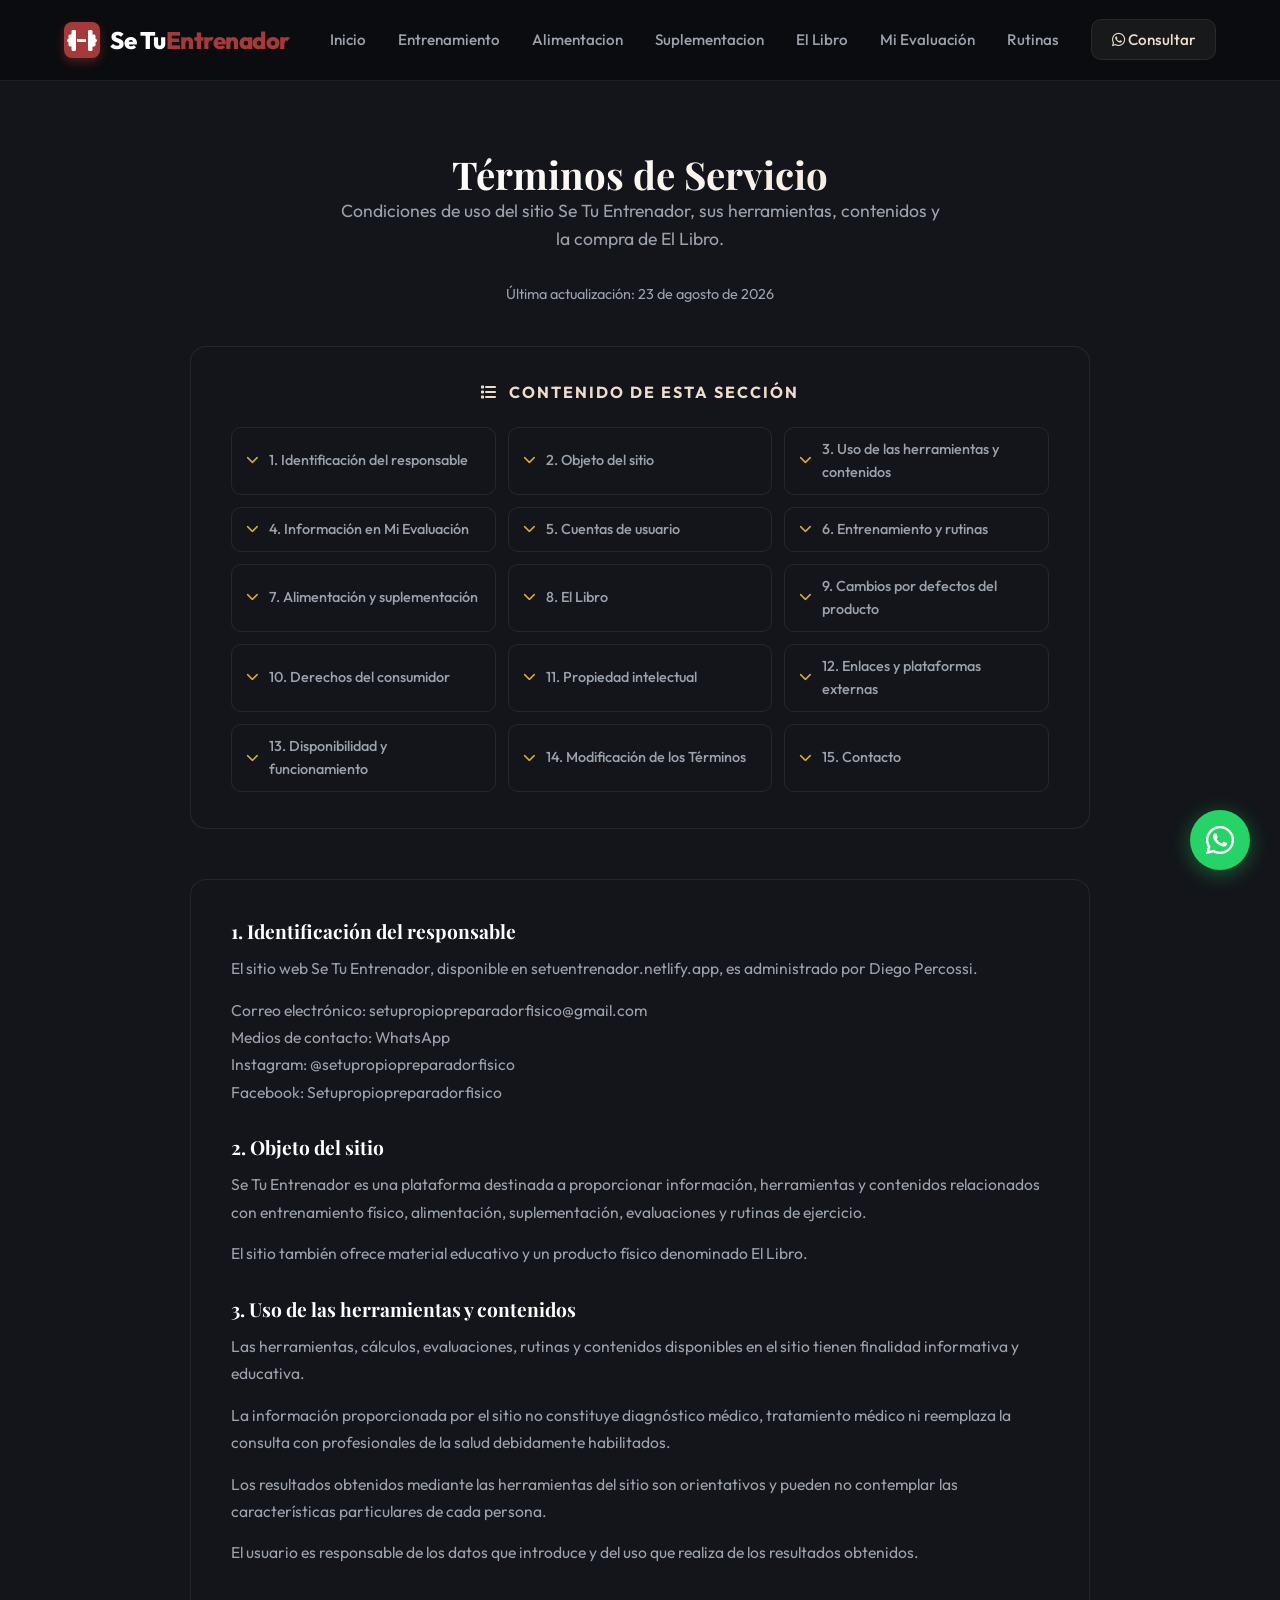
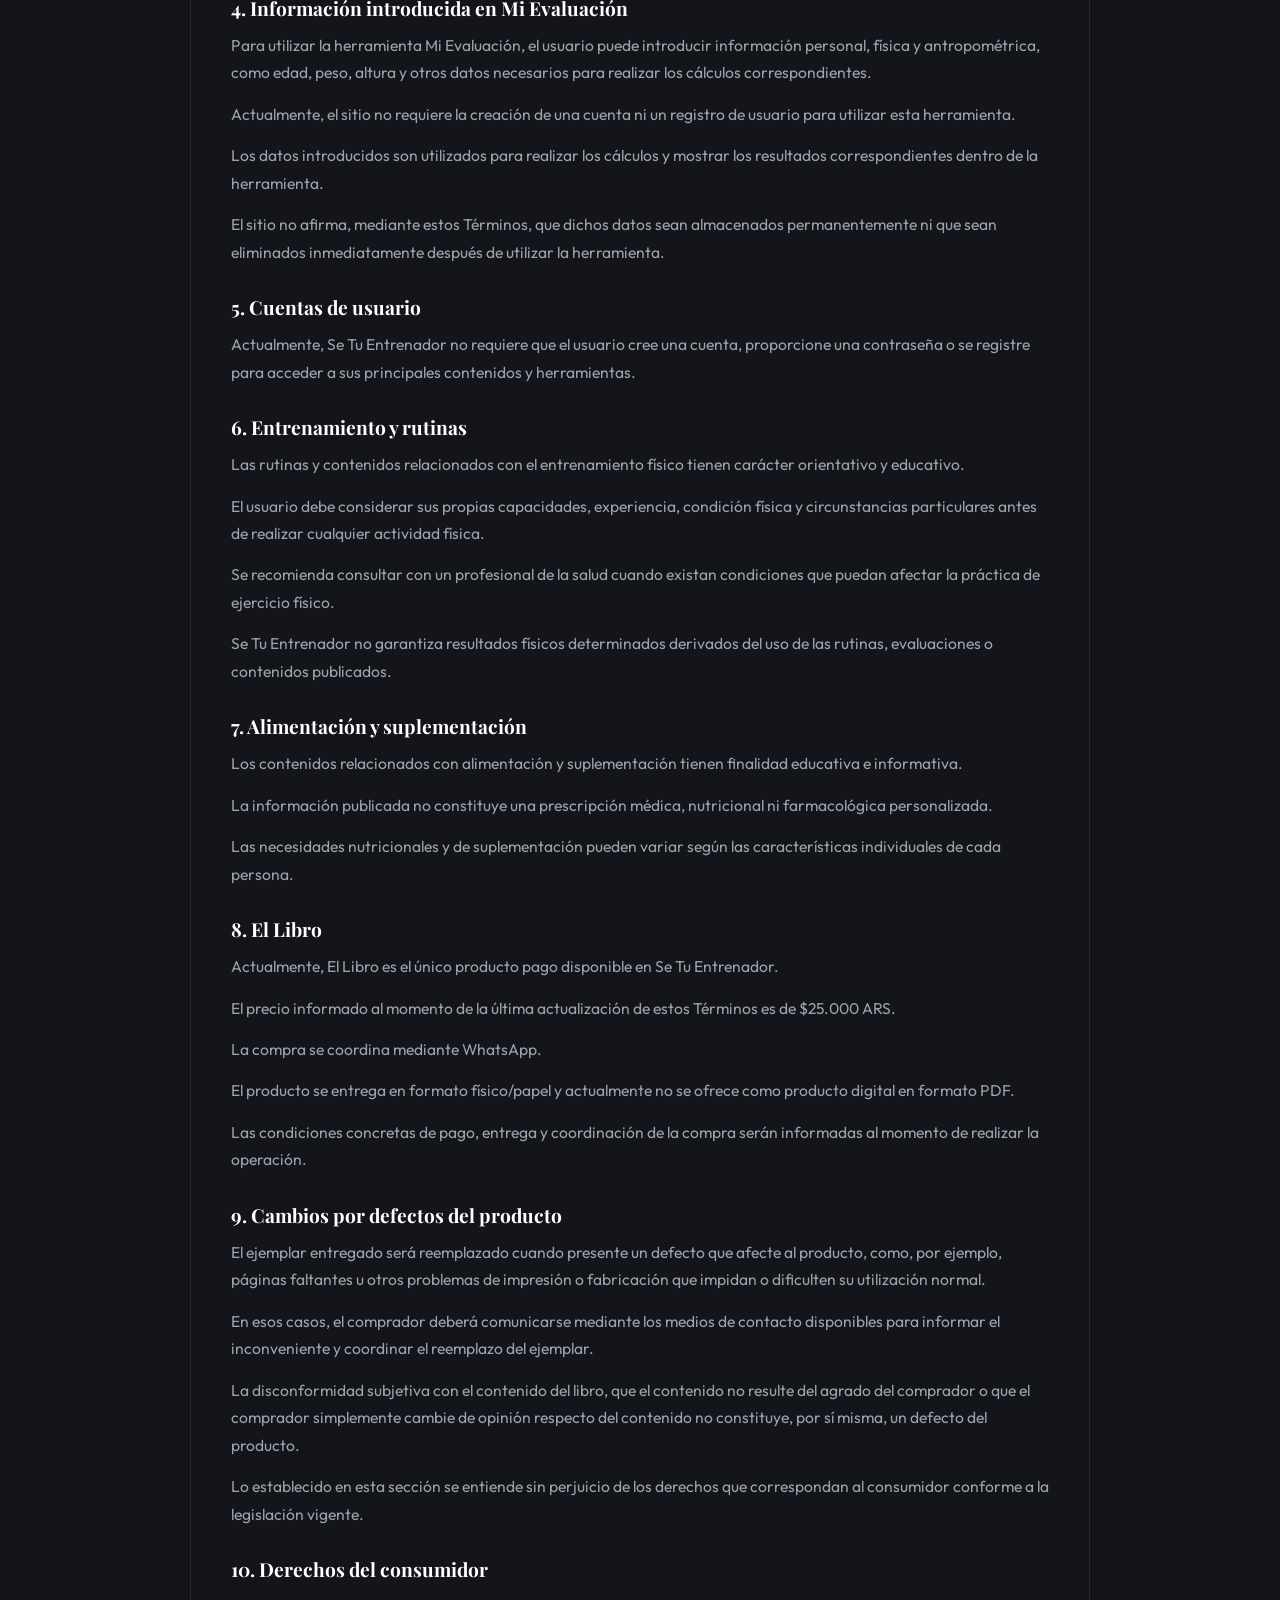
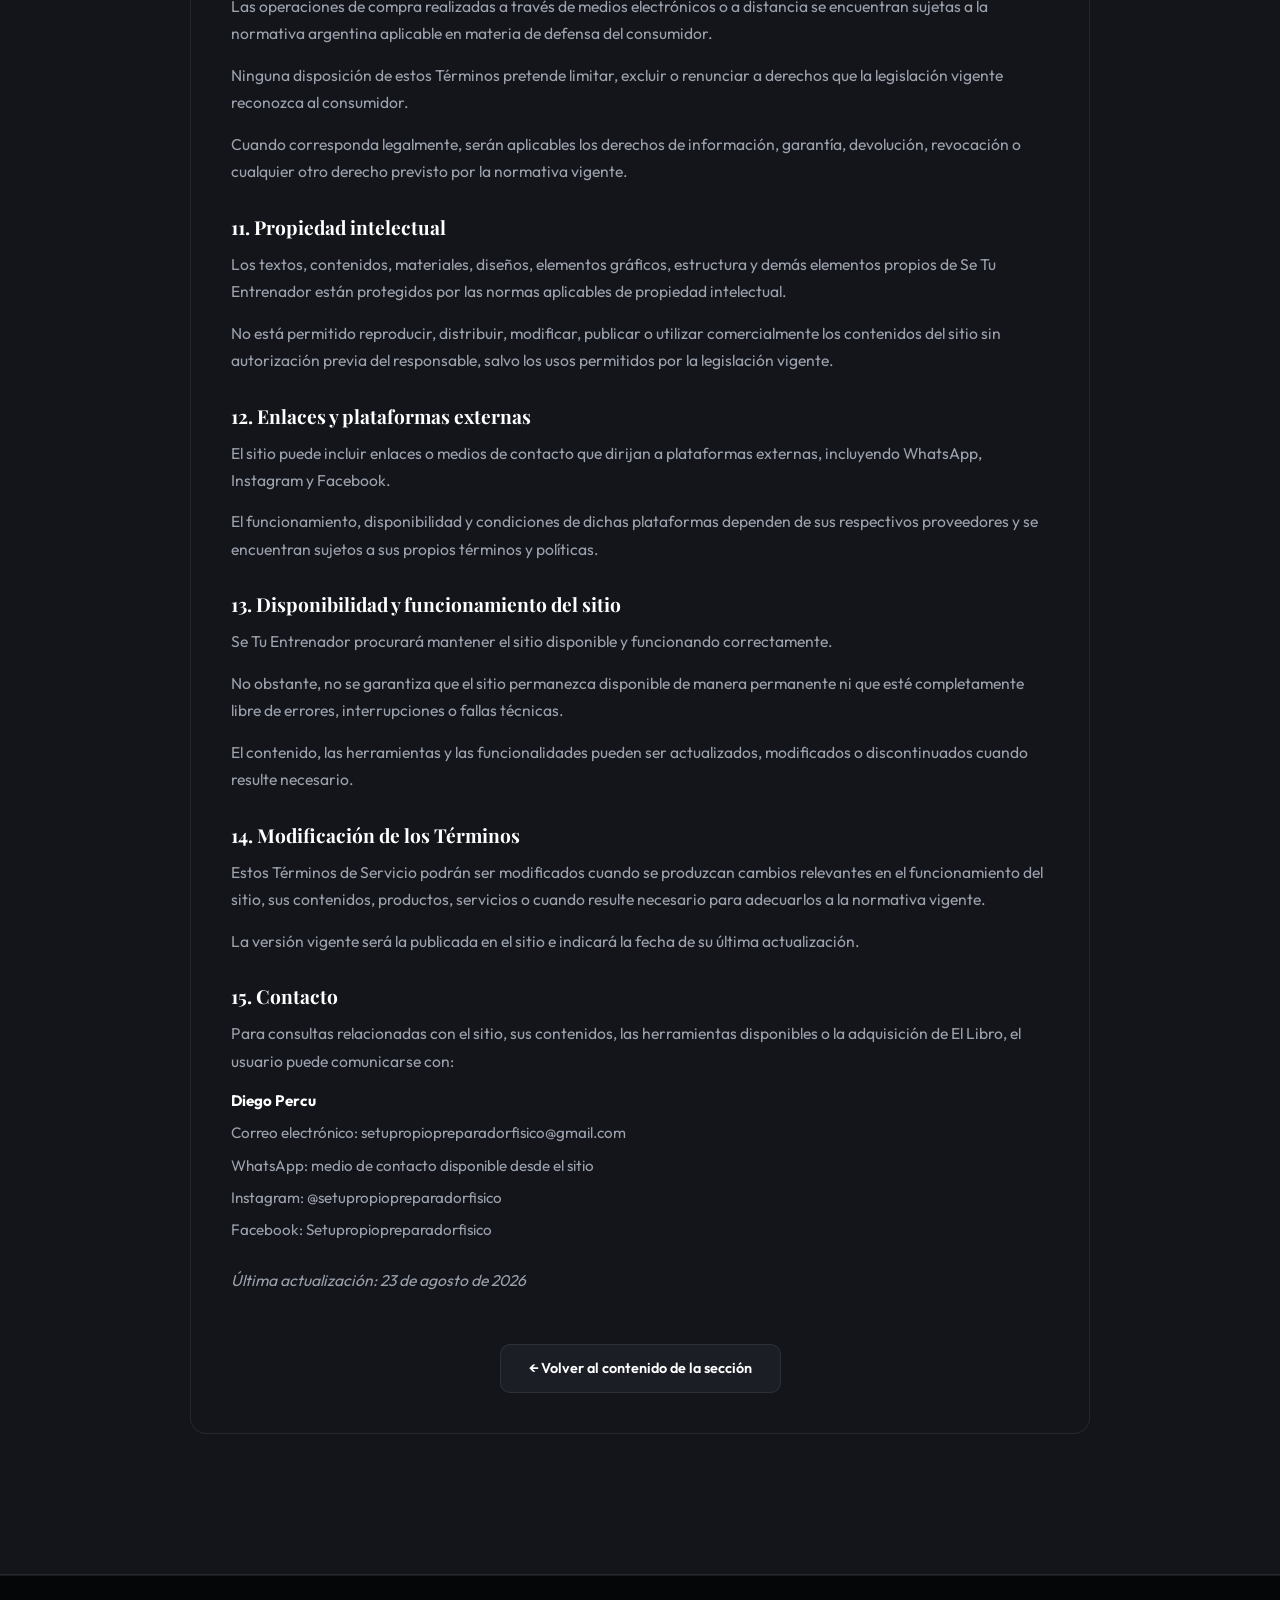
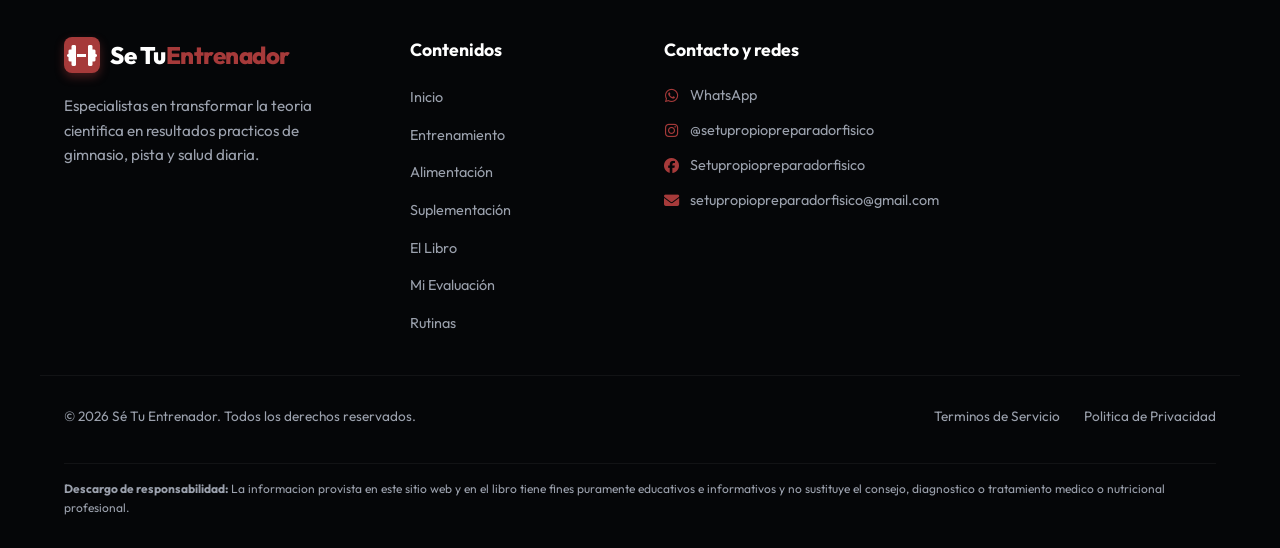
<file: terminos.html>
<!DOCTYPE html>
<html lang="es">
<head>
  <meta charset="UTF-8">
  <meta name="viewport" content="width=device-width, initial-scale=1.0">
  <title>Términos de Servicio - Se Tu Entrenador</title>
  <meta name="description" content="Términos de Servicio de Se Tu Entrenador: condiciones de uso del sitio, las herramientas, el contenido y la compra del libro.">
  <link rel="preconnect" href="https://fonts.googleapis.com">
  <link rel="preconnect" href="https://fonts.gstatic.com" crossorigin>
  <link rel="stylesheet" href="https://cdnjs.cloudflare.com/ajax/libs/font-awesome/6.4.0/css/all.min.css">
  <link rel="stylesheet" href="style.css">
  <style>
    .section-badge {
      display: block;
      text-align: center;
      color: #d4af37;
      font-family: var(--font-serif);
      font-size: 2.4rem;
      font-weight: 700;
      letter-spacing: 1px;
      margin-bottom: 20px;
      padding-bottom: 16px;
    }
    .main-index {
      background-color: var(--bg-secondary);
      border: 1px solid var(--color-glass-border);
      border-radius: var(--border-radius-lg);
      padding: 36px 40px;
      margin-bottom: 50px;
      max-width: 900px;
      margin-left: auto;
      margin-right: auto;
    }
    .main-index h3 {
      font-size: 1rem;
      color: var(--color-brand-cream);
      text-transform: uppercase;
      letter-spacing: 2px;
      margin-bottom: 24px;
      text-align: center;
    }
    .main-index-grid {
      display: grid;
      grid-template-columns: repeat(3, 1fr);
      gap: 12px;
    }
    .main-index-grid a {
      display: flex;
      align-items: center;
      gap: 10px;
      text-decoration: none;
      color: var(--color-text-muted);
      font-size: 0.9rem;
      font-weight: 500;
      padding: 10px 14px;
      border: 1px solid var(--color-glass-border);
      border-radius: var(--border-radius-md);
      transition: all 0.3s ease;
    }
    .main-index-grid a:hover {
      color: #d4af37;
      border-color: rgba(212, 175, 55, 0.4);
      background-color: rgba(212, 175, 55, 0.06);
    }
    .main-index-grid a i {
      color: #d4af37;
      font-size: 0.8rem;
    }
    .terminos-body h4 {
      color: var(--color-text-main);
      font-size: 1.2rem;
      margin-top: 30px;
      margin-bottom: 12px;
      font-family: var(--font-serif);
      font-weight: 700;
    }
    .terminos-body h4:first-of-type {
      margin-top: 0;
    }
    .terminos-body p {
      margin-bottom: 14px;
      line-height: 1.75;
      font-size: 0.98rem;
      color: var(--color-text-muted);
    }
    .terminos-update {
      text-align: center;
      color: var(--color-text-muted);
      font-size: 0.9rem;
      margin-bottom: 40px;
    }
    .terminos-contacto {
      list-style: none;
      display: flex;
      flex-direction: column;
      gap: 8px;
      margin: 12px 0 0 0;
    }
    .terminos-contacto li {
      font-size: 0.95rem;
      color: var(--color-text-muted);
    }
    .terminos-contacto li strong {
      color: var(--color-text-main);
    }
    @media (max-width: 768px) {
      .main-index-grid { grid-template-columns: 1fr; }
      .section-badge { font-size: 1.8rem; }
    }
  </style>
  <!-- Google tag (gtag.js) -->
  <script async src="https://www.googletagmanager.com/gtag/js?id=G-B1ZS9T8B29"></script>
  <script>
    window.dataLayer = window.dataLayer || [];
    function gtag(){dataLayer.push(arguments);}
    gtag('js', new Date());

    gtag('config', 'G-B1ZS9T8B29');
  </script>
</head>
<body>

  <header>
    <div class="container nav-container">
      <a href="index.html" class="logo">
        <div class="logo-icon"><i class="fa-solid fa-dumbbell"></i></div>
        <div class="logo-text">Se Tu<span>Entrenador</span></div>
      </a>
      <button class="mobile-menu-toggle" aria-label="Abrir menu">
        <i class="fa-solid fa-bars"></i>
      </button>
      <nav>
        <ul id="nav-list">
          <li><a href="index.html">Inicio</a></li>
          <li><a href="entrenamiento.html">Entrenamiento</a></li>
          <li><a href="alimentacion.html">Alimentacion</a></li>
          <li><a href="suplementacion.html">Suplementacion</a></li>
          <li><a href="libro.html">El Libro</a></li>
          <li><a href="evaluacion.html">Mi Evaluación</a></li>
          <li><a href="rutinas.html">Rutinas</a></li>
          <li><a href="#" class="nav-btn wa-general-link" target="_blank"><i class="fa-brands fa-whatsapp"></i> Consultar</a></li>
        </ul>
      </nav>
    </div>
  </header>

  <!-- CONTENIDO PRINCIPAL: TÉRMINOS DE SERVICIO -->
  <section class="section bg-dark-accent" style="padding-top: 150px;">
    <div class="container">
      <div class="section-header" style="margin-bottom: 30px;">
        <h1 class="font-serif text-gradient" style="font-size: 2.4rem;">Términos de Servicio</h1>
        <p>Condiciones de uso del sitio Se Tu Entrenador, sus herramientas, contenidos y la compra de El Libro.</p>
      </div>
      <p class="terminos-update">Última actualización: 23 de agosto de 2026</p>

      <!-- INDICE -->
      <div class="main-index" id="contenido-seccion">
        <h3><i class="fa-solid fa-list"></i> &nbsp;Contenido de esta sección</h3>
        <div class="main-index-grid">
          <a href="#responsable"><i class="fa-solid fa-chevron-down"></i> 1. Identificación del responsable</a>
          <a href="#objeto"><i class="fa-solid fa-chevron-down"></i> 2. Objeto del sitio</a>
          <a href="#herramientas"><i class="fa-solid fa-chevron-down"></i> 3. Uso de las herramientas y contenidos</a>
          <a href="#mi-evaluacion"><i class="fa-solid fa-chevron-down"></i> 4. Información en Mi Evaluación</a>
          <a href="#cuentas"><i class="fa-solid fa-chevron-down"></i> 5. Cuentas de usuario</a>
          <a href="#entrenamiento-rutinas"><i class="fa-solid fa-chevron-down"></i> 6. Entrenamiento y rutinas</a>
          <a href="#alimentacion-suplementacion"><i class="fa-solid fa-chevron-down"></i> 7. Alimentación y suplementación</a>
          <a href="#el-libro"><i class="fa-solid fa-chevron-down"></i> 8. El Libro</a>
          <a href="#cambios-defectos"><i class="fa-solid fa-chevron-down"></i> 9. Cambios por defectos del producto</a>
          <a href="#derechos-consumidor"><i class="fa-solid fa-chevron-down"></i> 10. Derechos del consumidor</a>
          <a href="#propiedad-intelectual"><i class="fa-solid fa-chevron-down"></i> 11. Propiedad intelectual</a>
          <a href="#enlaces-externos"><i class="fa-solid fa-chevron-down"></i> 12. Enlaces y plataformas externas</a>
          <a href="#disponibilidad"><i class="fa-solid fa-chevron-down"></i> 13. Disponibilidad y funcionamiento</a>
          <a href="#modificacion-terminos"><i class="fa-solid fa-chevron-down"></i> 14. Modificación de los Términos</a>
          <a href="#contacto"><i class="fa-solid fa-chevron-down"></i> 15. Contacto</a>
        </div>
      </div>

      <div class="pillar-card article-body terminos-body" style="background-color: var(--bg-secondary); padding: 40px; border: 1px solid var(--color-glass-border); max-width: 900px; margin: 0 auto 40px auto;">

        <h4 id="responsable">1. Identificación del responsable</h4>
        <p>El sitio web Se Tu Entrenador, disponible en setuentrenador.netlify.app, es administrado por Diego Percossi.</p>
        <p>Correo electrónico: setupropiopreparadorfisico@gmail.com<br>
        Medios de contacto: WhatsApp<br>
        Instagram: @setupropiopreparadorfisico<br>
        Facebook: Setupropiopreparadorfisico</p>

        <h4 id="objeto">2. Objeto del sitio</h4>
        <p>Se Tu Entrenador es una plataforma destinada a proporcionar información, herramientas y contenidos relacionados con entrenamiento físico, alimentación, suplementación, evaluaciones y rutinas de ejercicio.</p>
        <p>El sitio también ofrece material educativo y un producto físico denominado El Libro.</p>

        <h4 id="herramientas">3. Uso de las herramientas y contenidos</h4>
        <p>Las herramientas, cálculos, evaluaciones, rutinas y contenidos disponibles en el sitio tienen finalidad informativa y educativa.</p>
        <p>La información proporcionada por el sitio no constituye diagnóstico médico, tratamiento médico ni reemplaza la consulta con profesionales de la salud debidamente habilitados.</p>
        <p>Los resultados obtenidos mediante las herramientas del sitio son orientativos y pueden no contemplar las características particulares de cada persona.</p>
        <p>El usuario es responsable de los datos que introduce y del uso que realiza de los resultados obtenidos.</p>

        <h4 id="mi-evaluacion">4. Información introducida en Mi Evaluación</h4>
        <p>Para utilizar la herramienta Mi Evaluación, el usuario puede introducir información personal, física y antropométrica, como edad, peso, altura y otros datos necesarios para realizar los cálculos correspondientes.</p>
        <p>Actualmente, el sitio no requiere la creación de una cuenta ni un registro de usuario para utilizar esta herramienta.</p>
        <p>Los datos introducidos son utilizados para realizar los cálculos y mostrar los resultados correspondientes dentro de la herramienta.</p>
        <p>El sitio no afirma, mediante estos Términos, que dichos datos sean almacenados permanentemente ni que sean eliminados inmediatamente después de utilizar la herramienta.</p>

        <h4 id="cuentas">5. Cuentas de usuario</h4>
        <p>Actualmente, Se Tu Entrenador no requiere que el usuario cree una cuenta, proporcione una contraseña o se registre para acceder a sus principales contenidos y herramientas.</p>

        <h4 id="entrenamiento-rutinas">6. Entrenamiento y rutinas</h4>
        <p>Las rutinas y contenidos relacionados con el entrenamiento físico tienen carácter orientativo y educativo.</p>
        <p>El usuario debe considerar sus propias capacidades, experiencia, condición física y circunstancias particulares antes de realizar cualquier actividad física.</p>
        <p>Se recomienda consultar con un profesional de la salud cuando existan condiciones que puedan afectar la práctica de ejercicio físico.</p>
        <p>Se Tu Entrenador no garantiza resultados físicos determinados derivados del uso de las rutinas, evaluaciones o contenidos publicados.</p>

        <h4 id="alimentacion-suplementacion">7. Alimentación y suplementación</h4>
        <p>Los contenidos relacionados con alimentación y suplementación tienen finalidad educativa e informativa.</p>
        <p>La información publicada no constituye una prescripción médica, nutricional ni farmacológica personalizada.</p>
        <p>Las necesidades nutricionales y de suplementación pueden variar según las características individuales de cada persona.</p>

        <h4 id="el-libro">8. El Libro</h4>
        <p>Actualmente, El Libro es el único producto pago disponible en Se Tu Entrenador.</p>
        <p>El precio informado al momento de la última actualización de estos Términos es de $25.000 ARS.</p>
        <p>La compra se coordina mediante WhatsApp.</p>
        <p>El producto se entrega en formato físico/papel y actualmente no se ofrece como producto digital en formato PDF.</p>
        <p>Las condiciones concretas de pago, entrega y coordinación de la compra serán informadas al momento de realizar la operación.</p>

        <h4 id="cambios-defectos">9. Cambios por defectos del producto</h4>
        <p>El ejemplar entregado será reemplazado cuando presente un defecto que afecte al producto, como, por ejemplo, páginas faltantes u otros problemas de impresión o fabricación que impidan o dificulten su utilización normal.</p>
        <p>En esos casos, el comprador deberá comunicarse mediante los medios de contacto disponibles para informar el inconveniente y coordinar el reemplazo del ejemplar.</p>
        <p>La disconformidad subjetiva con el contenido del libro, que el contenido no resulte del agrado del comprador o que el comprador simplemente cambie de opinión respecto del contenido no constituye, por sí misma, un defecto del producto.</p>
        <p>Lo establecido en esta sección se entiende sin perjuicio de los derechos que correspondan al consumidor conforme a la legislación vigente.</p>

        <h4 id="derechos-consumidor">10. Derechos del consumidor</h4>
        <p>Las operaciones de compra realizadas a través de medios electrónicos o a distancia se encuentran sujetas a la normativa argentina aplicable en materia de defensa del consumidor.</p>
        <p>Ninguna disposición de estos Términos pretende limitar, excluir o renunciar a derechos que la legislación vigente reconozca al consumidor.</p>
        <p>Cuando corresponda legalmente, serán aplicables los derechos de información, garantía, devolución, revocación o cualquier otro derecho previsto por la normativa vigente.</p>

        <h4 id="propiedad-intelectual">11. Propiedad intelectual</h4>
        <p>Los textos, contenidos, materiales, diseños, elementos gráficos, estructura y demás elementos propios de Se Tu Entrenador están protegidos por las normas aplicables de propiedad intelectual.</p>
        <p>No está permitido reproducir, distribuir, modificar, publicar o utilizar comercialmente los contenidos del sitio sin autorización previa del responsable, salvo los usos permitidos por la legislación vigente.</p>

        <h4 id="enlaces-externos">12. Enlaces y plataformas externas</h4>
        <p>El sitio puede incluir enlaces o medios de contacto que dirijan a plataformas externas, incluyendo WhatsApp, Instagram y Facebook.</p>
        <p>El funcionamiento, disponibilidad y condiciones de dichas plataformas dependen de sus respectivos proveedores y se encuentran sujetos a sus propios términos y políticas.</p>

        <h4 id="disponibilidad">13. Disponibilidad y funcionamiento del sitio</h4>
        <p>Se Tu Entrenador procurará mantener el sitio disponible y funcionando correctamente.</p>
        <p>No obstante, no se garantiza que el sitio permanezca disponible de manera permanente ni que esté completamente libre de errores, interrupciones o fallas técnicas.</p>
        <p>El contenido, las herramientas y las funcionalidades pueden ser actualizados, modificados o discontinuados cuando resulte necesario.</p>

        <h4 id="modificacion-terminos">14. Modificación de los Términos</h4>
        <p>Estos Términos de Servicio podrán ser modificados cuando se produzcan cambios relevantes en el funcionamiento del sitio, sus contenidos, productos, servicios o cuando resulte necesario para adecuarlos a la normativa vigente.</p>
        <p>La versión vigente será la publicada en el sitio e indicará la fecha de su última actualización.</p>

        <h4 id="contacto">15. Contacto</h4>
        <p>Para consultas relacionadas con el sitio, sus contenidos, las herramientas disponibles o la adquisición de El Libro, el usuario puede comunicarse con:</p>
        <ul class="terminos-contacto">
          <li><strong>Diego Percu</strong></li>
          <li>Correo electrónico: setupropiopreparadorfisico@gmail.com</li>
          <li>WhatsApp: medio de contacto disponible desde el sitio</li>
          <li>Instagram: @setupropiopreparadorfisico</li>
          <li>Facebook: Setupropiopreparadorfisico</li>
        </ul>

        <p style="margin-top: 24px;"><em>Última actualización: 23 de agosto de 2026</em></p>

        <a href="#contenido-seccion" class="back-to-section">← Volver al contenido de la sección</a>
      </div>

    </div>
  </section>

  <footer>
    <div class="container footer-grid">
      <div class="footer-about">
        <a href="index.html" class="logo" style="margin-bottom: 20px;">
          <div class="logo-icon"><i class="fa-solid fa-dumbbell"></i></div>
          <div class="logo-text">Se Tu<span>Entrenador</span></div>
        </a>
        <p>Especialistas en transformar la teoria cientifica en resultados practicos de gimnasio, pista y salud diaria.</p>
      </div>
      <div class="footer-links">
        <h5>Contenidos</h5>
        <ul>
          <li><a href="index.html">Inicio</a></li>
          <li><a href="entrenamiento.html">Entrenamiento</a></li>
          <li><a href="alimentacion.html">Alimentación</a></li>
          <li><a href="suplementacion.html">Suplementación</a></li>
          <li><a href="libro.html">El Libro</a></li>
          <li><a href="evaluacion.html">Mi Evaluación</a></li>
          <li><a href="rutinas.html">Rutinas</a></li>
        </ul>
      </div>
      <div class="footer-links">
        <h5>Contacto y redes</h5>
        <ul class="footer-social-list">
          <li><a href="#" class="wa-general-link" target="_blank"><i class="fa-brands fa-whatsapp"></i> WhatsApp</a></li>
          <li><a href="https://www.instagram.com/setupropiopreparadorfisico" target="_blank"><i class="fa-brands fa-instagram"></i> @setupropiopreparadorfisico</a></li>
          <li><a href="https://www.facebook.com/Setupropiopreparadorfisico" target="_blank"><i class="fa-brands fa-facebook"></i> Setupropiopreparadorfisico</a></li>
          <li><a href="mailto:setupropiopreparadorfisico@gmail.com"><i class="fa-solid fa-envelope"></i> setupropiopreparadorfisico@gmail.com</a></li>
        </ul>
      </div>
    </div>
    <div class="container footer-bottom">
      <p>&copy; 2026 Sé Tu Entrenador. Todos los derechos reservados.</p>
      <div class="footer-bottom-links">
        <a href="terminos.html">Terminos de Servicio</a>
        <a href="#" class="wa-general-link" target="_blank">Politica de Privacidad</a>
      </div>
      <p style="font-size: 0.75rem; color: var(--color-text-muted); width: 100%; margin-top: 15px; border-top: 1px solid rgba(255,255,255,0.05); padding-top: 15px;">
        <strong>Descargo de responsabilidad:</strong> La informacion provista en este sitio web y en el libro tiene fines puramente educativos e informativos y no sustituye el consejo, diagnostico o tratamiento medico o nutricional profesional.
      </p>
    </div>
  </footer>

  <a href="#" class="whatsapp-float wa-book-link" target="_blank" aria-label="Comprar por WhatsApp">
    <i class="fa-brands fa-whatsapp"></i>
  </a>
  <script src="script.js"></script>
</body>
</html>
</file>
<file: style.css>
/* ==========================================
   CSS GLOBAL - SÉ TU ENTRENADOR
   Estilo Premium - Inspiración Científica
   ========================================== */

@import url('https://fonts.googleapis.com/css2?family=Outfit:wght@300;400;500;600;700;800&family=Playfair+Display:ital,wght@0,600;0,700;1,400&display=swap');

:root {
  /* Paleta de Colores Inspirada en la Portada del Libro */
  --bg-primary: #0a0b0d;        /* Negro carbón profundo */
  --bg-secondary: #13151a;      /* Gris azulado oscuro para tarjetas */
  --bg-tertiary: #1b1e25;       /* Gris más claro para contrastes */
  
  --color-brand-red: #a63a3a;   /* Rojo terracota de la portada */
  --color-brand-red-hover: #bd4444;
  --color-brand-cream: #eedec9; /* Crema/arena de la portada */
  --color-brand-cream-muted: rgba(238, 222, 201, 0.7);
  
  --color-text-main: #ffffff;
  --color-text-muted: #9ba1ad;
  
  /* Colores de Utilidad */
  --color-whatsapp: #25d366;
  --color-whatsapp-hover: #20ba5a;
  --color-glass-bg: rgba(19, 21, 26, 0.65);
  --color-glass-border: rgba(255, 255, 255, 0.08);
  
  /* Fuentes */
  --font-sans: 'Outfit', sans-serif;
  --font-serif: 'Playfair Display', Georgia, serif;
  
  /* Transiciones y Sombras */
  --transition-smooth: all 0.4s cubic-bezier(0.16, 1, 0.3, 1);
  --shadow-premium: 0 20px 40px rgba(0, 0, 0, 0.5);
  --shadow-glow: 0 0 30px rgba(166, 58, 58, 0.25);
  
  --border-radius-lg: 16px;
  --border-radius-md: 10px;
}

/* Reset y Estilos Generales */
* {
  margin: 0;
  padding: 0;
  box-sizing: border-box;
}

html {
  scroll-behavior: smooth;
  font-size: 16px;
}

body {
  font-family: var(--font-sans);
  background-color: var(--bg-primary);
  color: var(--color-text-main);
  line-height: 1.6;
  overflow-x: hidden;
}

/* Scrollbar Personalizado */
::-webkit-scrollbar {
  width: 8px;
}
::-webkit-scrollbar-track {
  background: var(--bg-primary);
}
::-webkit-scrollbar-thumb {
  background: var(--bg-tertiary);
  border-radius: 4px;
}
::-webkit-scrollbar-thumb:hover {
  background: var(--color-brand-red);
}

/* Contenedor Global */
.container {
  max-width: 1200px;
  margin: 0 auto;
  padding: 0 24px;
}

/* Tipografías Especiales */
h1, h2, h3, h4 {
  font-weight: 700;
  line-height: 1.2;
}

.font-serif {
  font-family: var(--font-serif);
}

.text-gradient {
  background: linear-gradient(135deg, var(--color-text-main) 30%, var(--color-brand-cream) 100%);
  -webkit-background-clip: text;
  -webkit-text-fill-color: transparent;
}

.text-gradient-red {
  background: linear-gradient(135deg, var(--color-brand-red) 30%, #e05a5a 100%);
  -webkit-background-clip: text;
  -webkit-text-fill-color: transparent;
}

/* ==========================================
   NAVEGACIÓN (HEADER)
   ========================================== */
header {
  position: fixed;
  top: 0;
  left: 0;
  width: 100%;
  z-index: 1000;
  background-color: rgba(10, 11, 13, 0.8);
  backdrop-filter: blur(12px);
  border-bottom: 1px solid var(--color-glass-border);
  transition: var(--transition-smooth);
}

header.scrolled {
  padding: 10px 0;
  background-color: rgba(10, 11, 13, 0.95);
  box-shadow: 0 10px 30px rgba(0, 0, 0, 0.3);
}

.nav-container {
  display: flex;
  justify-content: space-between;
  align-items: center;
  height: 80px;
}

.logo {
  display: flex;
  align-items: center;
  gap: 10px;
  text-decoration: none;
  font-size: 1.5rem;
  font-weight: 800;
  letter-spacing: -0.5px;
}

.logo-icon {
  background: var(--color-brand-red);
  color: var(--color-text-main);
  width: 36px;
  height: 36px;
  display: flex;
  align-items: center;
  justify-content: center;
  border-radius: 8px;
  font-weight: 800;
  box-shadow: 0 4px 10px rgba(166, 58, 58, 0.4);
}

.logo-text {
  color: var(--color-text-main);
}

.logo-text span {
  color: var(--color-brand-red);
}

nav ul {
  display: flex;
  list-style: none;
  gap: 32px;
}

nav ul a {
  text-decoration: none;
  color: var(--color-text-muted);
  font-weight: 500;
  font-size: 0.95rem;
  transition: var(--transition-smooth);
  position: relative;
  padding: 8px 0;
}

nav ul a::after {
  content: '';
  position: absolute;
  bottom: 0;
  left: 0;
  width: 0;
  height: 2px;
  background-color: var(--color-brand-red);
  transition: var(--transition-smooth);
}

nav ul a:hover {
  color: var(--color-text-main);
}

nav ul a:hover::after {
  width: 100%;
}

.nav-btn {
  background-color: rgba(255, 255, 255, 0.05);
  border: 1px solid var(--color-glass-border);
  padding: 10px 20px;
  border-radius: var(--border-radius-md);
  color: var(--color-brand-cream) !important;
}

.nav-btn:hover {
  background-color: var(--color-brand-red);
  color: var(--color-text-main) !important;
  border-color: var(--color-brand-red);
}

.mobile-menu-toggle {
  display: none;
  background: none;
  border: none;
  color: var(--color-text-main);
  font-size: 1.8rem;
  cursor: pointer;
}

/* ==========================================
   BOTONES
   ========================================== */
.btn {
  display: inline-flex;
  align-items: center;
  justify-content: center;
  gap: 10px;
  padding: 14px 28px;
  border-radius: var(--border-radius-md);
  font-family: var(--font-sans);
  font-size: 1rem;
  font-weight: 600;
  text-decoration: none;
  cursor: pointer;
  transition: var(--transition-smooth);
}

.btn-primary {
  background-color: var(--color-brand-red);
  color: var(--color-text-main);
  border: none;
  box-shadow: 0 4px 15px rgba(166, 58, 58, 0.3);
}

.btn-primary:hover {
  background-color: var(--color-brand-red-hover);
  transform: translateY(-2px);
  box-shadow: 0 6px 20px rgba(166, 58, 58, 0.5);
}

.btn-secondary {
  background-color: transparent;
  color: var(--color-text-main);
  border: 1px solid var(--color-glass-border);
}

.btn-secondary:hover {
  background-color: rgba(255, 255, 255, 0.05);
  border-color: var(--color-text-main);
  transform: translateY(-2px);
}

.btn-whatsapp {
  background-color: var(--color-whatsapp);
  color: #ffffff;
  border: none;
  box-shadow: 0 4px 15px rgba(37, 211, 102, 0.3);
}

.btn-whatsapp:hover {
  background-color: var(--color-whatsapp-hover);
  transform: translateY(-2px);
  box-shadow: 0 6px 20px rgba(37, 211, 102, 0.5);
}

/* ==========================================
   HERO SECTION (INICIO)
   ========================================== */
.hero {
  padding: 180px 0 100px 0;
  position: relative;
  overflow: hidden;
  background: radial-gradient(circle at 10% 20%, rgba(166, 58, 58, 0.08) 0%, transparent 50%),
              radial-gradient(circle at 90% 80%, rgba(238, 222, 201, 0.04) 0%, transparent 50%);
}

.hero-grid {
  display: grid;
  grid-template-columns: 1.2fr 0.8fr;
  gap: 64px;
  align-items: center;
}

.hero-tag {
  display: inline-flex;
  align-items: center;
  gap: 8px;
  background-color: rgba(166, 58, 58, 0.1);
  border: 1px solid rgba(166, 58, 58, 0.2);
  color: var(--color-brand-cream);
  padding: 6px 14px;
  border-radius: 30px;
  font-size: 0.85rem;
  font-weight: 600;
  margin-bottom: 24px;
  letter-spacing: 0.5px;
  text-transform: uppercase;
}

.hero h1 {
  font-size: 3.5rem;
  font-weight: 800;
  letter-spacing: -1px;
  margin-bottom: 20px;
}

.hero p.lead {
  font-size: 1.2rem;
  color: var(--color-text-muted);
  margin-bottom: 36px;
  max-width: 600px;
}

.hero-actions {
  display: flex;
  gap: 16px;
}

/* Render del Libro en 3D (CSS Avanzado) */
.hero-book-container {
  display: flex;
  justify-content: center;
  align-items: center;
  perspective: 1000px; /* Habilita el espacio 3D */
}

.book-3d {
  width: 280px;
  height: 310px; /* Reducido de 380px para adaptarse a la proporción casi cuadrada de la portada */
  position: relative;
  transform-style: preserve-3d;
  transform: rotateY(-20deg) rotateX(10deg);
  transition: transform 0.6s cubic-bezier(0.16, 1, 0.3, 1);
  box-shadow: 10px 10px 20px rgba(0, 0, 0, 0.4);
}

.book-3d:hover {
  transform: rotateY(5deg) rotateX(5deg) translateY(-10px);
  box-shadow: 20px 20px 40px rgba(0, 0, 0, 0.6);
}

.book-cover {
  position: absolute;
  top: 0;
  left: 0;
  width: 100%;
  height: 100%;
  border-radius: 4px 12px 12px 4px;
  background-size: contain; /* Ajusta la imagen completa sin recortarla */
  background-repeat: no-repeat;
  background-position: center;
  background-color: #a43333; /* Fondo del mismo color terracota de la portada para integrarse sin bordes vacíos */
  z-index: 2;
  transform: translateZ(15px);
  box-shadow: inset 4px 0 10px rgba(255, 255, 255, 0.15), 
              inset -4px 0 10px rgba(0, 0, 0, 0.3);
}

.book-spine {
  position: absolute;
  top: 0;
  left: 0;
  width: 30px; /* Grosor del lomo */
  height: 100%;
  background-color: #8c2a2a; /* Rojo oscuro para simular el lomo */
  transform: rotateY(-90deg) translateZ(15px);
  transform-origin: left;
  z-index: 1;
  border-radius: 4px 0 0 4px;
  box-shadow: inset -5px 0 10px rgba(0,0,0,0.5);
}

.book-back {
  position: absolute;
  top: 0;
  left: 0;
  width: 100%;
  height: 100%;
  background-color: var(--bg-secondary);
  border: 1px solid var(--color-brand-red);
  transform: rotateY(180deg) translateZ(15px);
  z-index: 0;
  border-radius: 12px 4px 4px 12px;
}

/* ==========================================
   SECCIÓN DE EVIDENCIA CIENTÍFICA
   ========================================== */
.section {
  padding: 100px 0;
}

.bg-dark-accent {
  background-color: var(--bg-secondary);
  border-top: 1px solid var(--color-glass-border);
  border-bottom: 1px solid var(--color-glass-border);
}

.section-header {
  text-align: center;
  margin-bottom: 64px;
}

.section-header h2 {
  font-size: 2.5rem;
  margin-bottom: 16px;
}

.section-header p {
  color: var(--color-text-muted);
  max-width: 600px;
  margin: 0 auto;
  font-size: 1.1rem;
}

.pillars-grid {
  display: grid;
  grid-template-columns: repeat(3, 1fr);
  gap: 32px;
}

.pillar-card {
  background-color: rgba(27, 30, 37, 0.4);
  border: 1px solid var(--color-glass-border);
  border-radius: var(--border-radius-lg);
  padding: 40px 30px;
  transition: var(--transition-smooth);
}

.pillar-card:hover {
  transform: translateY(-8px);
  background-color: var(--bg-secondary);
  border-color: rgba(166, 58, 58, 0.3);
  box-shadow: var(--shadow-premium);
}

.pillar-icon {
  width: 60px;
  height: 60px;
  background-color: rgba(166, 58, 58, 0.1);
  border: 1px solid rgba(166, 58, 58, 0.2);
  color: var(--color-brand-cream);
  border-radius: var(--border-radius-md);
  display: flex;
  align-items: center;
  justify-content: center;
  font-size: 1.8rem;
  margin-bottom: 24px;
  transition: var(--transition-smooth);
}

.pillar-card:hover .pillar-icon {
  background-color: var(--color-brand-red);
  color: var(--color-text-main);
}

.pillar-card h3 {
  font-size: 1.4rem;
  margin-bottom: 16px;
}

.pillar-card p {
  color: var(--color-text-muted);
  font-size: 0.95rem;
  margin-bottom: 20px;
}

.pillar-bullets {
  list-style: none;
  display: flex;
  flex-direction: column;
  gap: 10px;
}

.pillar-bullets li {
  display: flex;
  align-items: center;
  gap: 10px;
  font-size: 0.9rem;
  color: var(--color-text-main);
}

.pillar-bullets li i {
  color: var(--color-brand-red);
  font-size: 0.8rem;
}

/* ==========================================
   SECCIÓN DE NUTRICIÓN Y SUPLEMENTOS
   ========================================== */
.nutrition-showcase {
  display: grid;
  grid-template-columns: 1fr 1fr;
  gap: 64px;
  align-items: center;
}

.nutrition-content h3 {
  font-size: 2rem;
  margin-bottom: 20px;
}

.nutrition-content p {
  color: var(--color-text-muted);
  margin-bottom: 30px;
}

.supp-list {
  display: grid;
  grid-template-columns: 1fr 1fr;
  gap: 20px;
}

.supp-item {
  background-color: var(--bg-secondary);
  border: 1px solid var(--color-glass-border);
  padding: 20px;
  border-radius: var(--border-radius-md);
  display: flex;
  flex-direction: column;
  gap: 8px;
}

.supp-header {
  display: flex;
  justify-content: space-between;
  align-items: center;
}

.supp-name {
  font-weight: 700;
  font-size: 1rem;
}

.supp-evidence {
  font-size: 0.75rem;
  font-weight: 700;
  padding: 3px 8px;
  border-radius: 4px;
  text-transform: uppercase;
}

.evidence-a {
  background-color: rgba(37, 211, 102, 0.1);
  color: #25d366;
  border: 1px solid rgba(37, 211, 102, 0.2);
}

.evidence-b {
  background-color: rgba(238, 222, 201, 0.1);
  color: var(--color-brand-cream);
  border: 1px solid rgba(238, 222, 201, 0.2);
}

.supp-desc {
  font-size: 0.85rem;
  color: var(--color-text-muted);
}

/* ==========================================
   SECCIÓN DETALLE DEL LIBRO (VENTA)
   ========================================== */
.book-sale {
  background: linear-gradient(180deg, var(--bg-primary) 0%, rgba(166, 58, 58, 0.05) 50%, var(--bg-primary) 100%);
}

.book-sale-grid {
  display: grid;
  grid-template-columns: 0.8fr 1.2fr;
  gap: 64px;
  align-items: center;
}

.book-sale-showcase {
  display: flex;
  flex-direction: column;
  align-items: center;
  gap: 30px;
}

.price-badge {
  text-align: center;
}

.price-label {
  font-size: 0.9rem;
  color: var(--color-text-muted);
  text-transform: uppercase;
  letter-spacing: 1px;
}

.price-value {
  font-size: 2.5rem;
  font-weight: 800;
  color: var(--color-brand-cream);
  margin: 5px 0;
}

.price-sub {
  font-size: 0.85rem;
  color: var(--color-text-muted);
}

.features-list {
  display: flex;
  flex-direction: column;
  gap: 24px;
  margin: 32px 0;
}

.feature-item {
  display: flex;
  gap: 16px;
}

.feature-number {
  background-color: rgba(166, 58, 58, 0.1);
  border: 1px solid rgba(166, 58, 58, 0.2);
  color: var(--color-brand-cream);
  width: 36px;
  height: 36px;
  border-radius: 50%;
  display: flex;
  align-items: center;
  justify-content: center;
  font-weight: 700;
  flex-shrink: 0;
}

.feature-text h4 {
  font-size: 1.1rem;
  margin-bottom: 4px;
}

.feature-text p {
  font-size: 0.95rem;
  color: var(--color-text-muted);
}

/* ==========================================
   SECCIÓN DE REFERENCIAS (CIENCIA)
   ========================================== */
.references-section {
  border-top: 1px solid var(--color-glass-border);
  padding: 60px 0;
}

.ref-list {
  list-style: none;
  display: flex;
  flex-direction: column;
  gap: 16px;
  max-width: 900px;
  margin: 0 auto;
}

.ref-item {
  font-size: 0.85rem;
  color: var(--color-text-muted);
  line-height: 1.5;
  padding-left: 24px;
  position: relative;
}

.ref-item::before {
  content: '[';
  position: absolute;
  left: 0;
  color: var(--color-brand-red);
  font-weight: 700;
}

.ref-item a {
  color: var(--color-brand-cream);
  text-decoration: none;
  margin-left: 8px;
  transition: var(--transition-smooth);
}

.ref-item a:hover {
  color: var(--color-text-main);
  text-decoration: underline;
}

/* ==========================================
   FOOTER (PIE DE PÁGINA)
   ========================================== */
footer {
  background-color: #050608;
  border-top: 1px solid var(--color-glass-border);
  padding: 60px 0 30px 0;
}

.footer-grid {
  display: grid;
  grid-template-columns: 1.3fr 0.9fr 1fr 1fr;
  gap: 48px;
  margin-bottom: 40px;
}

/* Listado de "Contacto y redes" del footer: mismos estilos que .footer-links,
   con el agregado de icono + texto alineados horizontalmente */
.footer-links ul.footer-social-list a {
  display: flex;
  align-items: center;
  gap: 10px;
}

.footer-links ul.footer-social-list a i {
  color: var(--color-brand-red);
  width: 16px;
  text-align: center;
  font-size: 0.95rem;
  flex-shrink: 0;
}

.footer-about p {
  color: var(--color-text-muted);
  margin-top: 16px;
  font-size: 0.95rem;
  max-width: 320px;
}

.footer-links h5 {
  font-size: 1.1rem;
  margin-bottom: 20px;
  color: var(--color-text-main);
}

.footer-links ul {
  list-style: none;
  display: flex;
  flex-direction: column;
  gap: 12px;
}

.footer-links ul a {
  text-decoration: none;
  color: var(--color-text-muted);
  font-size: 0.9rem;
  transition: var(--transition-smooth);
}

.footer-links ul a:hover {
  color: var(--color-text-main);
  padding-left: 4px;
}

.footer-bottom {
  border-top: 1px solid rgba(255, 255, 255, 0.05);
  padding-top: 30px;
  display: flex;
  justify-content: space-between;
  align-items: center;
  flex-wrap: wrap;
  gap: 20px;
}

.footer-bottom p {
  font-size: 0.85rem;
  color: var(--color-text-muted);
}

.footer-bottom-links {
  display: flex;
  gap: 24px;
}

.footer-bottom-links a {
  text-decoration: none;
  color: var(--color-text-muted);
  font-size: 0.85rem;
}

.footer-bottom-links a:hover {
  color: var(--color-text-main);
}

/* Botón Flotante de WhatsApp */
.whatsapp-float {
  position: fixed;
  bottom: 30px;
  right: 30px;
  background-color: var(--color-whatsapp);
  color: #fff;
  width: 60px;
  height: 60px;
  border-radius: 50%;
  display: flex;
  align-items: center;
  justify-content: center;
  font-size: 2rem;
  box-shadow: 0 4px 20px rgba(37, 211, 102, 0.4);
  z-index: 999;
  text-decoration: none;
  transition: var(--transition-smooth);
  animation: pulse 2s infinite;
}

.whatsapp-float:hover {
  background-color: var(--color-whatsapp-hover);
  transform: scale(1.1);
  box-shadow: 0 6px 25px rgba(37, 211, 102, 0.6);
}

/* ==========================================
   ANIMACIONES
   ========================================== */
@keyframes pulse {
  0% {
    box-shadow: 0 0 0 0 rgba(37, 211, 102, 0.4);
  }
  70% {
    box-shadow: 0 0 0 15px rgba(37, 211, 102, 0);
  }
  100% {
    box-shadow: 0 0 0 0 rgba(37, 211, 102, 0);
  }
}

/* ==========================================
   RESPONSIVE DESIGN (ADAPTACIÓN MÓVIL)
   ========================================== */
@media (max-width: 992px) {
  .hero-grid {
    grid-template-columns: 1fr;
    gap: 48px;
    text-align: center;
  }
  
  .hero h1 {
    font-size: 2.8rem;
  }
  
  .hero p.lead {
    margin: 0 auto 30px auto;
  }
  
  .hero-actions {
    justify-content: center;
  }
  
  .pillars-grid {
    grid-template-columns: 1fr;
    gap: 24px;
  }
  
  .nutrition-showcase {
    grid-template-columns: 1fr;
    gap: 40px;
  }
  
  .book-sale-grid {
    grid-template-columns: 1fr;
    gap: 48px;
  }
  
  .book-sale-showcase {
    order: -1;
  }
  
  .footer-grid {
    grid-template-columns: 1fr 1fr;
    gap: 32px;
  }
}

@media (max-width: 576px) {
  .footer-grid {
    grid-template-columns: 1fr;
  }
}

@media (max-width: 576px) {
  html {
    font-size: 14px;
  }
  
  .hero h1 {
    font-size: 2.2rem;
  }
  
  .hero-actions {
    flex-direction: column;
    gap: 12px;
  }
  
  .btn {
    width: 100%;
  }
  
  .supp-list {
    grid-template-columns: 1fr;
  }
  
  nav ul {
    display: none; /* Simplificación para menú móvil, se activaría por JS */
  }
  
  .mobile-menu-toggle {
    display: block;
  }
  
  .whatsapp-float {
    bottom: 20px;
    right: 20px;
    width: 50px;
    height: 50px;
    font-size: 1.6rem;
  }
}

/* ==========================================
   ESTILOS DE ARTÍCULOS CIENTÍFICOS (LETRAS ESPACIADAS Y LINDOS SUBTÍTULOS)
   ========================================== */
.article-body {
  text-align: left;
}

.article-body p {
  margin-bottom: 24px;
  line-height: 1.8;
  font-size: 1.05rem;
  color: var(--color-text-muted);
}

.article-body h4 {
  color: var(--color-text-main);
  font-size: 1.45rem;
  margin-top: 36px;
  margin-bottom: 16px;
  font-family: var(--font-serif);
  font-weight: 700;
}

.article-body h5 {
  color: var(--color-text-main);
  font-size: 1.15rem;
  margin-top: 24px;
  margin-bottom: 12px;
  font-family: var(--font-sans);
  font-weight: 700;
}

.article-body .source-link {
  display: inline-flex;
  align-items: center;
  gap: 8px;
  color: var(--color-brand-cream);
  text-decoration: underline;
  margin-bottom: 12px;
  font-weight: 500;
  transition: var(--transition-smooth);
}

.article-body .source-link:hover {
  color: var(--color-text-main);
}

/* ==========================================
   BOTÓN "VOLVER AL CONTENIDO DE LA SECCIÓN"
   ========================================== */
.back-to-section {
  display: block;
  width: fit-content;
  margin: 50px auto 0 auto;
  padding: 12px 28px;
  background-color: var(--bg-tertiary);
  border: 1px solid var(--color-glass-border);
  border-radius: var(--border-radius-md);
  color: var(--color-text-main);
  text-decoration: none;
  font-size: 0.9rem;
  font-weight: 600;
  text-align: center;
  transition: var(--transition-smooth);
}

.back-to-section:hover {
  background-color: var(--color-brand-red);
  border-color: var(--color-brand-red);
  color: #fff;
  transform: translateY(-2px);
}
</file>
